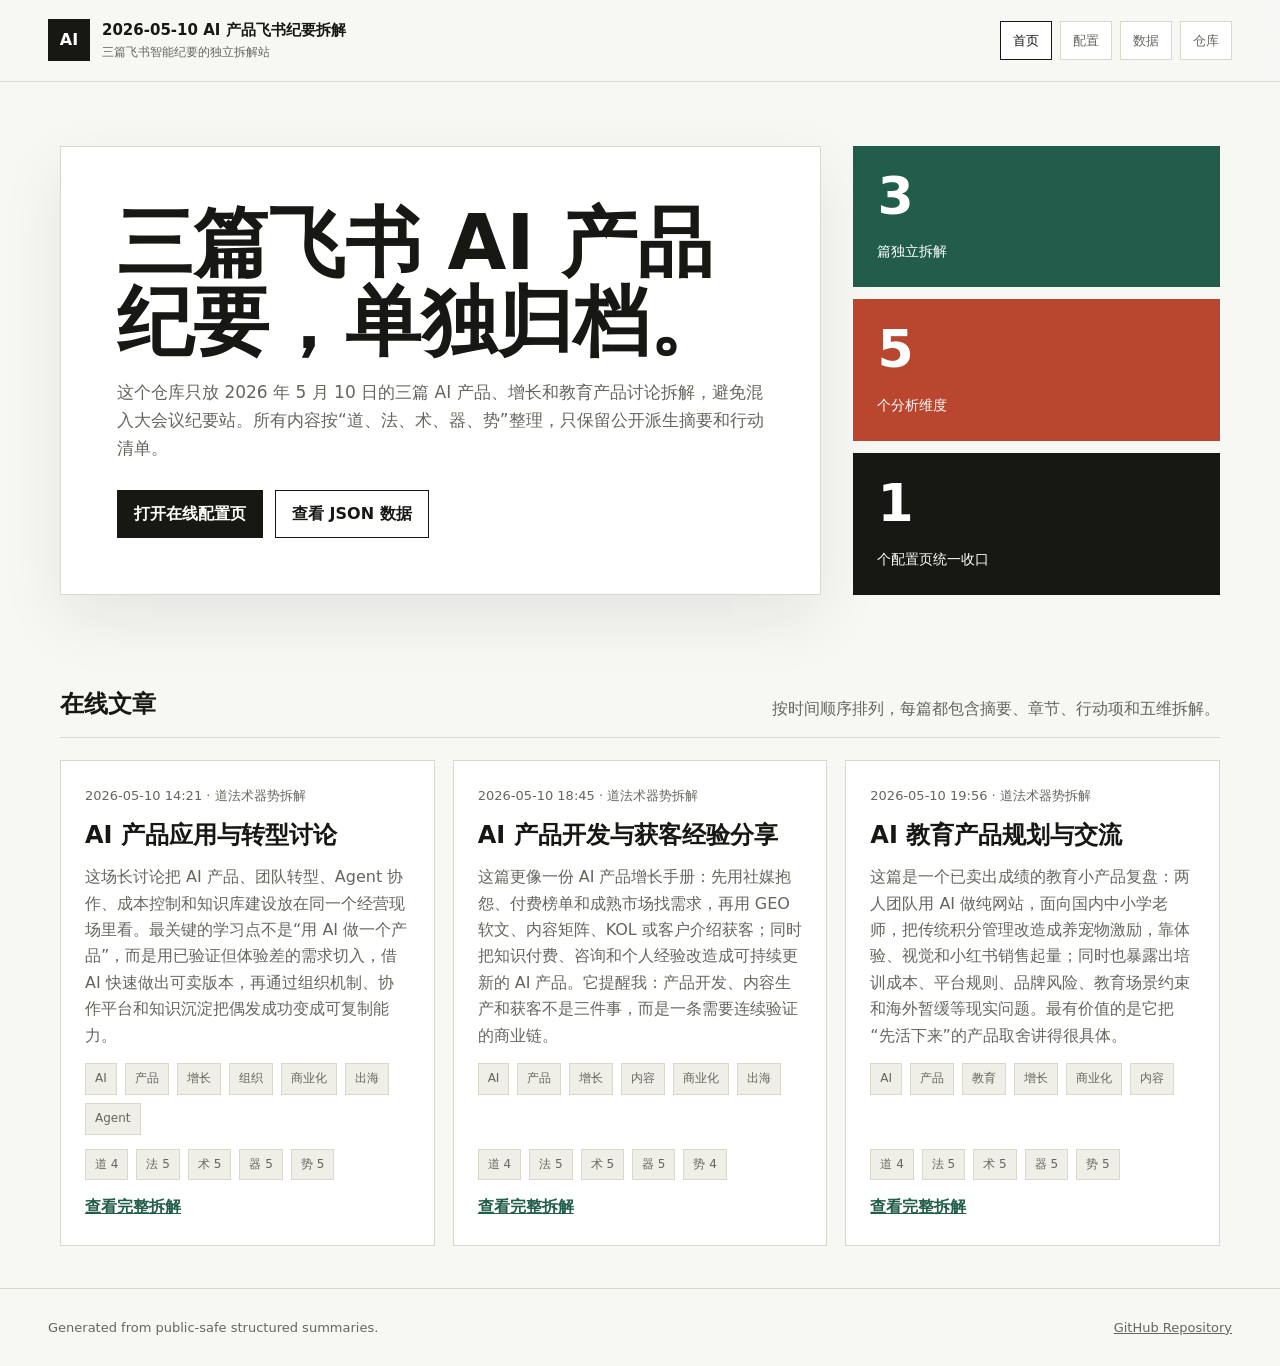
<file: index.html>
<!doctype html>
<html lang="zh-CN">
<head>
  <meta charset="utf-8">
  <meta name="viewport" content="width=device-width, initial-scale=1">
  <title>2026-05-10 AI 产品飞书纪要拆解 | 首页</title>
  <meta name="description" content="三篇 2026-05-10 飞书 AI 产品纪要的独立 GitHub Pages 拆解站。">
  <link rel="stylesheet" href="assets/site.css">
</head>
<body>
  <header class="site-header">
    <a class="brand" href="index.html" aria-label="返回首页">
      <span class="brand-mark">AI</span>
      <span>
        <strong>2026-05-10 AI 产品飞书纪要拆解</strong>
        <small>三篇飞书智能纪要的独立拆解站</small>
      </span>
    </a>
    <nav class="nav">
      <a class="active" href="index.html">首页</a><a class="" href="config/">配置</a><a class="" href="data/articles.json">数据</a><a class="" href="https://github.com/siuserxiaowei/ai-product-feishu-breakdowns-20260510">仓库</a>
    </nav>
  </header>
  <main>
    <section class="hero">
      <div class="hero-copy">
        <h1>三篇飞书 AI 产品纪要，单独归档。</h1>
        <p>这个仓库只放 2026 年 5 月 10 日的三篇 AI 产品、增长和教育产品讨论拆解，避免混入大会议纪要站。所有内容按“道、法、术、器、势”整理，只保留公开派生摘要和行动清单。</p>
        <div class="hero-actions">
          <a class="button primary" href="config/">打开在线配置页</a>
          <a class="button" href="data/articles.json">查看 JSON 数据</a>
        </div>
      </div>
      <div class="hero-panel">
        <div>
          <span class="metric">3</span>
          <span class="metric-label">篇独立拆解</span>
        </div>
        <div>
          <span class="metric">5</span>
          <span class="metric-label">个分析维度</span>
        </div>
        <div>
          <span class="metric">1</span>
          <span class="metric-label">个配置页统一收口</span>
        </div>
      </div>
    </section>

    <section class="section">
      <div class="section-heading">
        <h2>在线文章</h2>
        <p>按时间顺序排列，每篇都包含摘要、章节、行动项和五维拆解。</p>
      </div>
      <div class="article-grid">
        <article class="article-card">
    <div class="card-meta">2026-05-10 14:21 · 道法术器势拆解</div>
    <h2><a href="articles/20260510-1421-ai-product-transformation/">AI 产品应用与转型讨论</a></h2>
    <p>这场长讨论把 AI 产品、团队转型、Agent 协作、成本控制和知识库建设放在同一个经营现场里看。最关键的学习点不是“用 AI 做一个产品”，而是用已验证但体验差的需求切入，借 AI 快速做出可卖版本，再通过组织机制、协作平台和知识沉淀把偶发成功变成可复制能力。</p>
    <div class="tags"><span>AI</span><span>产品</span><span>增长</span><span>组织</span><span>商业化</span><span>出海</span><span>Agent</span></div>
    <div class="dimension-strip"><span>道 4</span><span>法 5</span><span>术 5</span><span>器 5</span><span>势 5</span></div>
    <a class="text-link" href="articles/20260510-1421-ai-product-transformation/">查看完整拆解</a>
  </article><article class="article-card">
    <div class="card-meta">2026-05-10 18:45 · 道法术器势拆解</div>
    <h2><a href="articles/20260510-1845-ai-product-growth-playbook/">AI 产品开发与获客经验分享</a></h2>
    <p>这篇更像一份 AI 产品增长手册：先用社媒抱怨、付费榜单和成熟市场找需求，再用 GEO 软文、内容矩阵、KOL 或客户介绍获客；同时把知识付费、咨询和个人经验改造成可持续更新的 AI 产品。它提醒我：产品开发、内容生产和获客不是三件事，而是一条需要连续验证的商业链。</p>
    <div class="tags"><span>AI</span><span>产品</span><span>增长</span><span>内容</span><span>商业化</span><span>出海</span></div>
    <div class="dimension-strip"><span>道 4</span><span>法 5</span><span>术 5</span><span>器 5</span><span>势 4</span></div>
    <a class="text-link" href="articles/20260510-1845-ai-product-growth-playbook/">查看完整拆解</a>
  </article><article class="article-card">
    <div class="card-meta">2026-05-10 19:56 · 道法术器势拆解</div>
    <h2><a href="articles/20260510-1956-ai-education-product-plan/">AI 教育产品规划与交流</a></h2>
    <p>这篇是一个已卖出成绩的教育小产品复盘：两人团队用 AI 做纯网站，面向国内中小学老师，把传统积分管理改造成养宠物激励，靠体验、视觉和小红书销售起量；同时也暴露出培训成本、平台规则、品牌风险、教育场景约束和海外暂缓等现实问题。最有价值的是它把“先活下来”的产品取舍讲得很具体。</p>
    <div class="tags"><span>AI</span><span>产品</span><span>教育</span><span>增长</span><span>商业化</span><span>内容</span></div>
    <div class="dimension-strip"><span>道 4</span><span>法 5</span><span>术 5</span><span>器 5</span><span>势 5</span></div>
    <a class="text-link" href="articles/20260510-1956-ai-education-product-plan/">查看完整拆解</a>
  </article>
      </div>
    </section>
  </main>
  <footer class="site-footer">
    <span>Generated from public-safe structured summaries.</span>
    <a href="https://github.com/siuserxiaowei/ai-product-feishu-breakdowns-20260510">GitHub Repository</a>
  </footer>
</body>
</html>
</file>
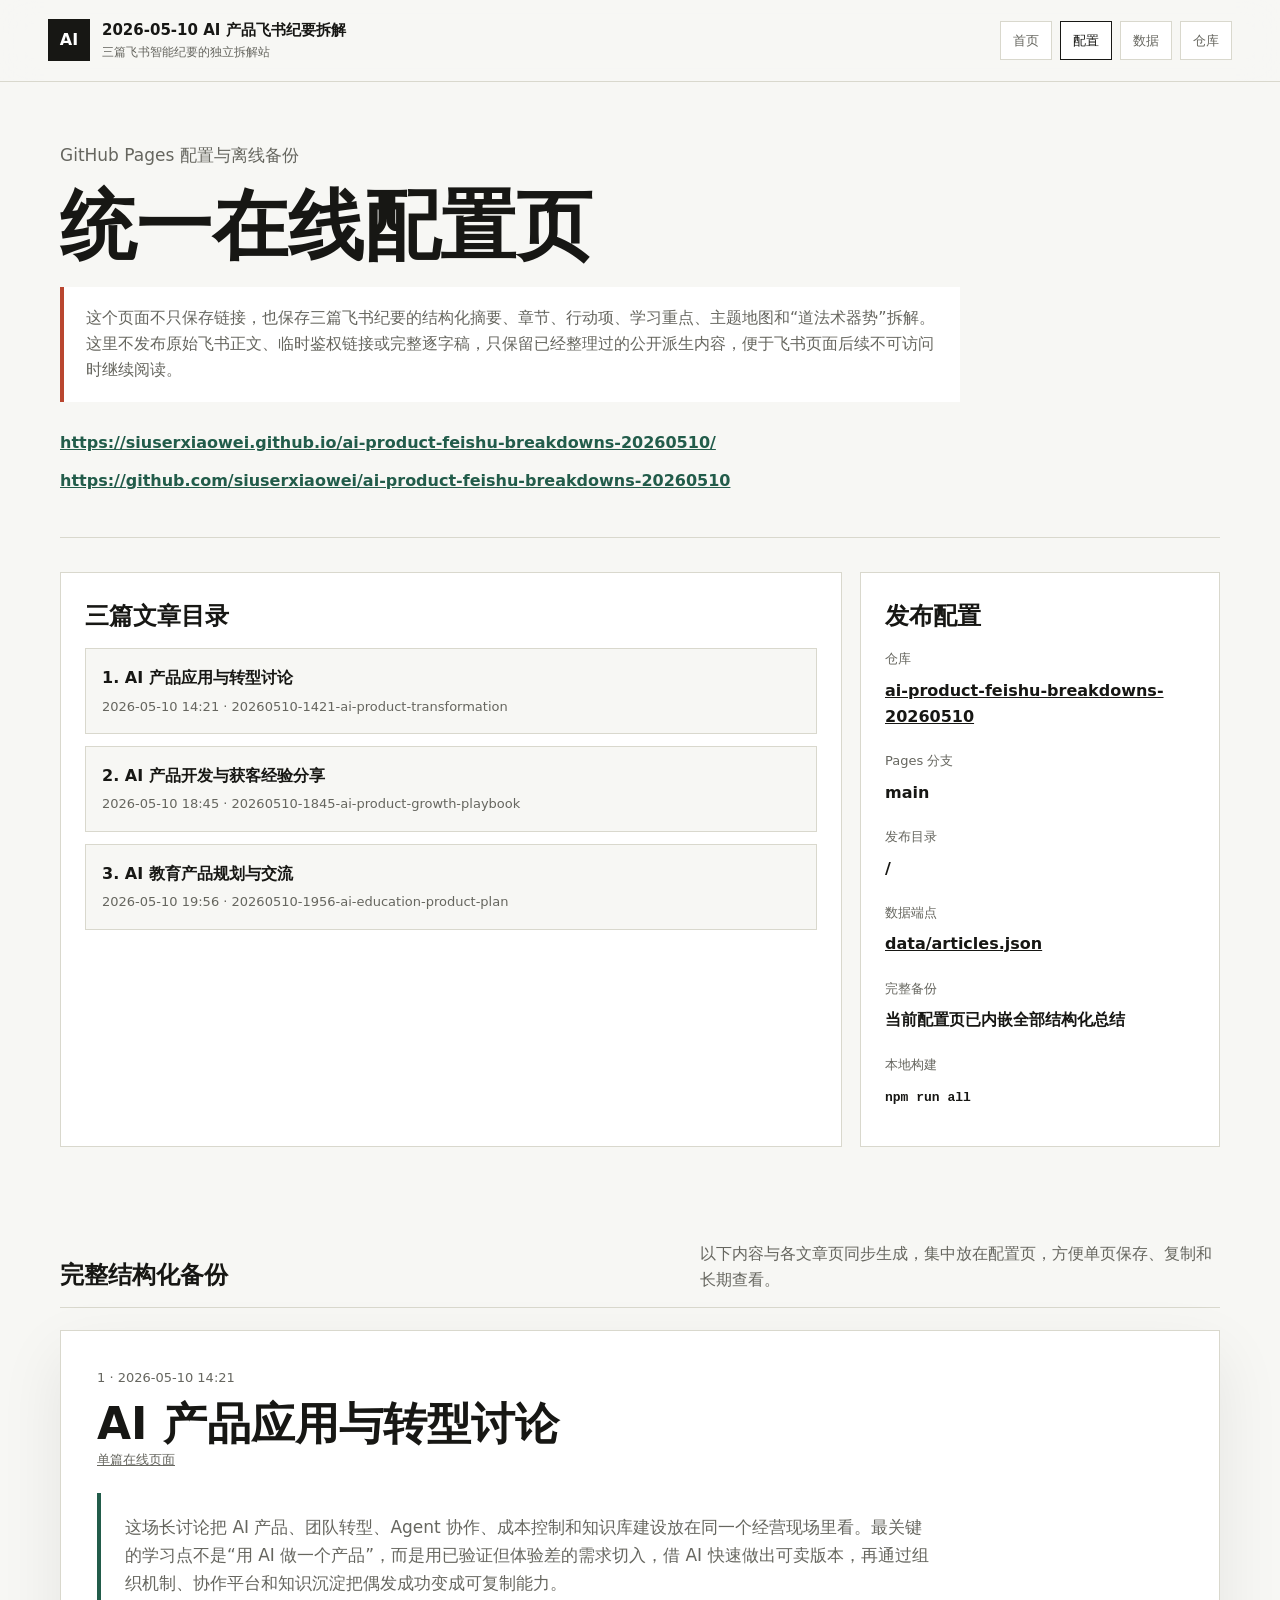
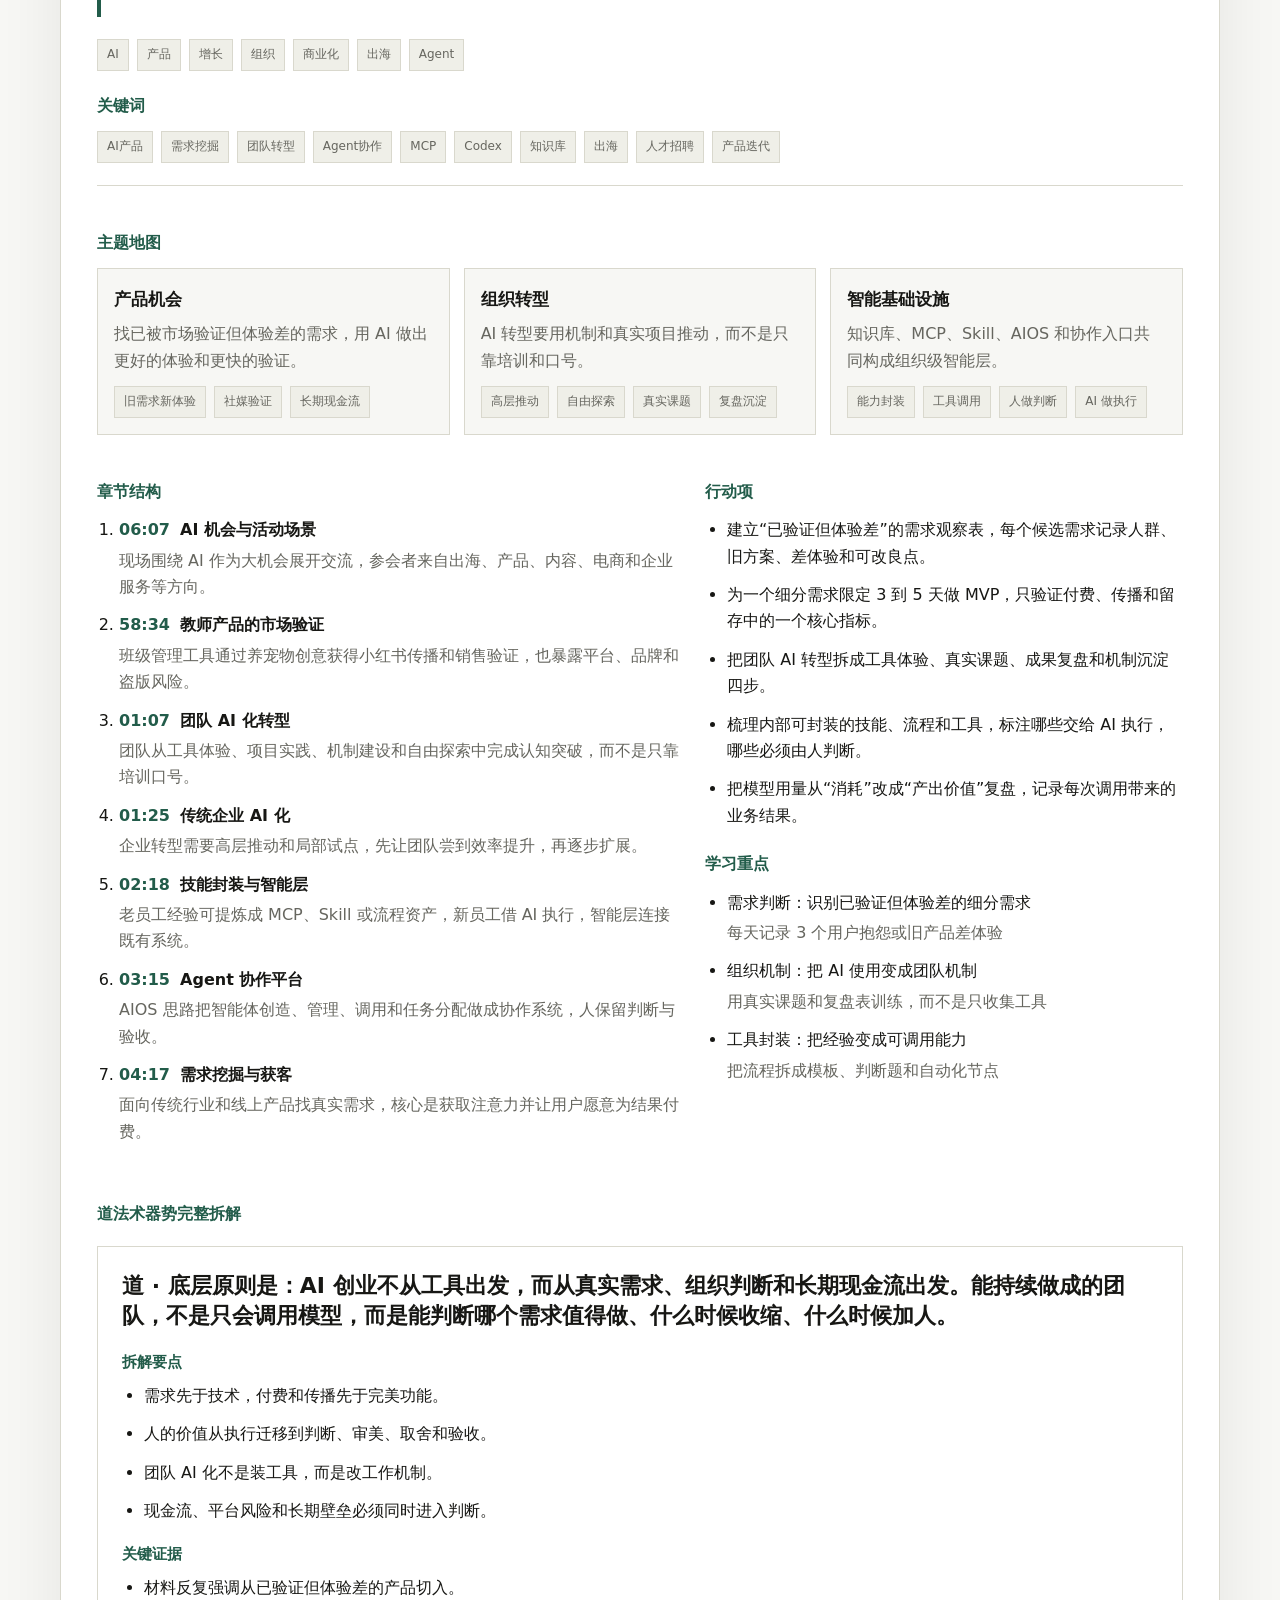
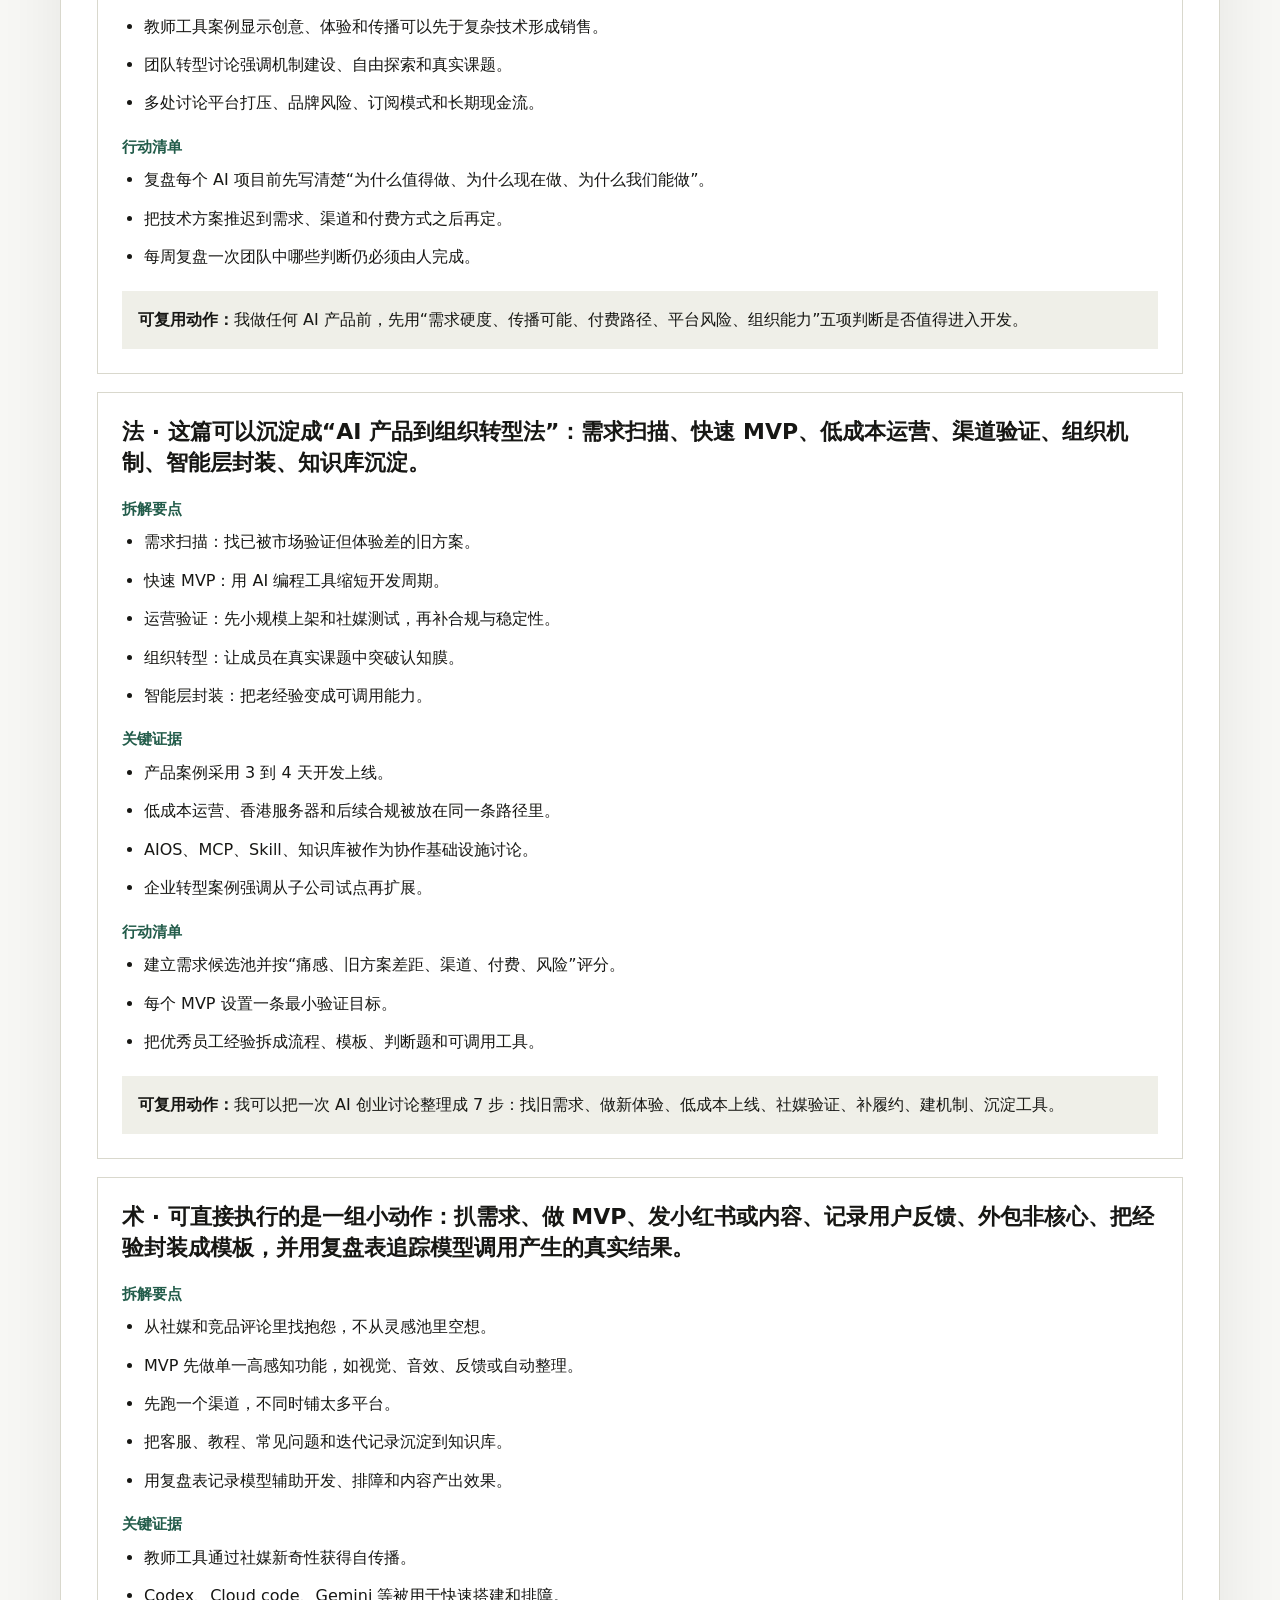
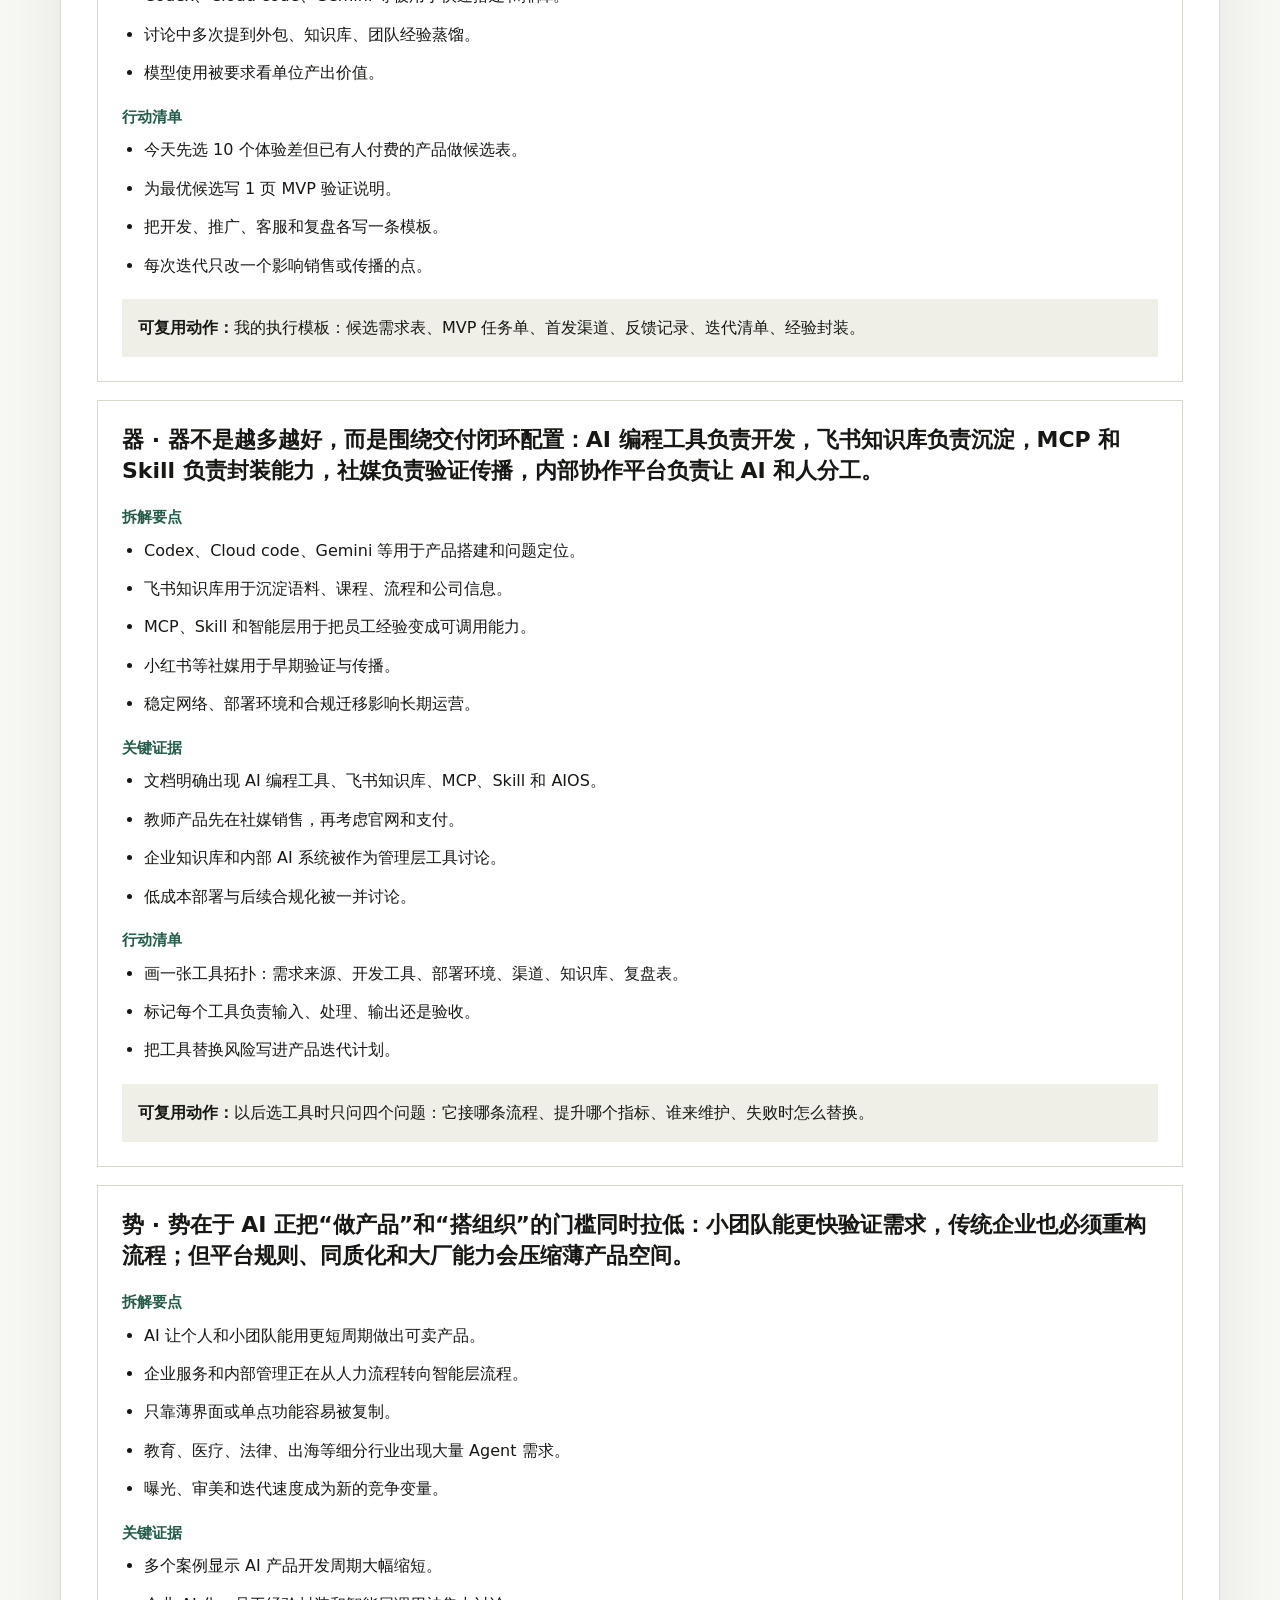
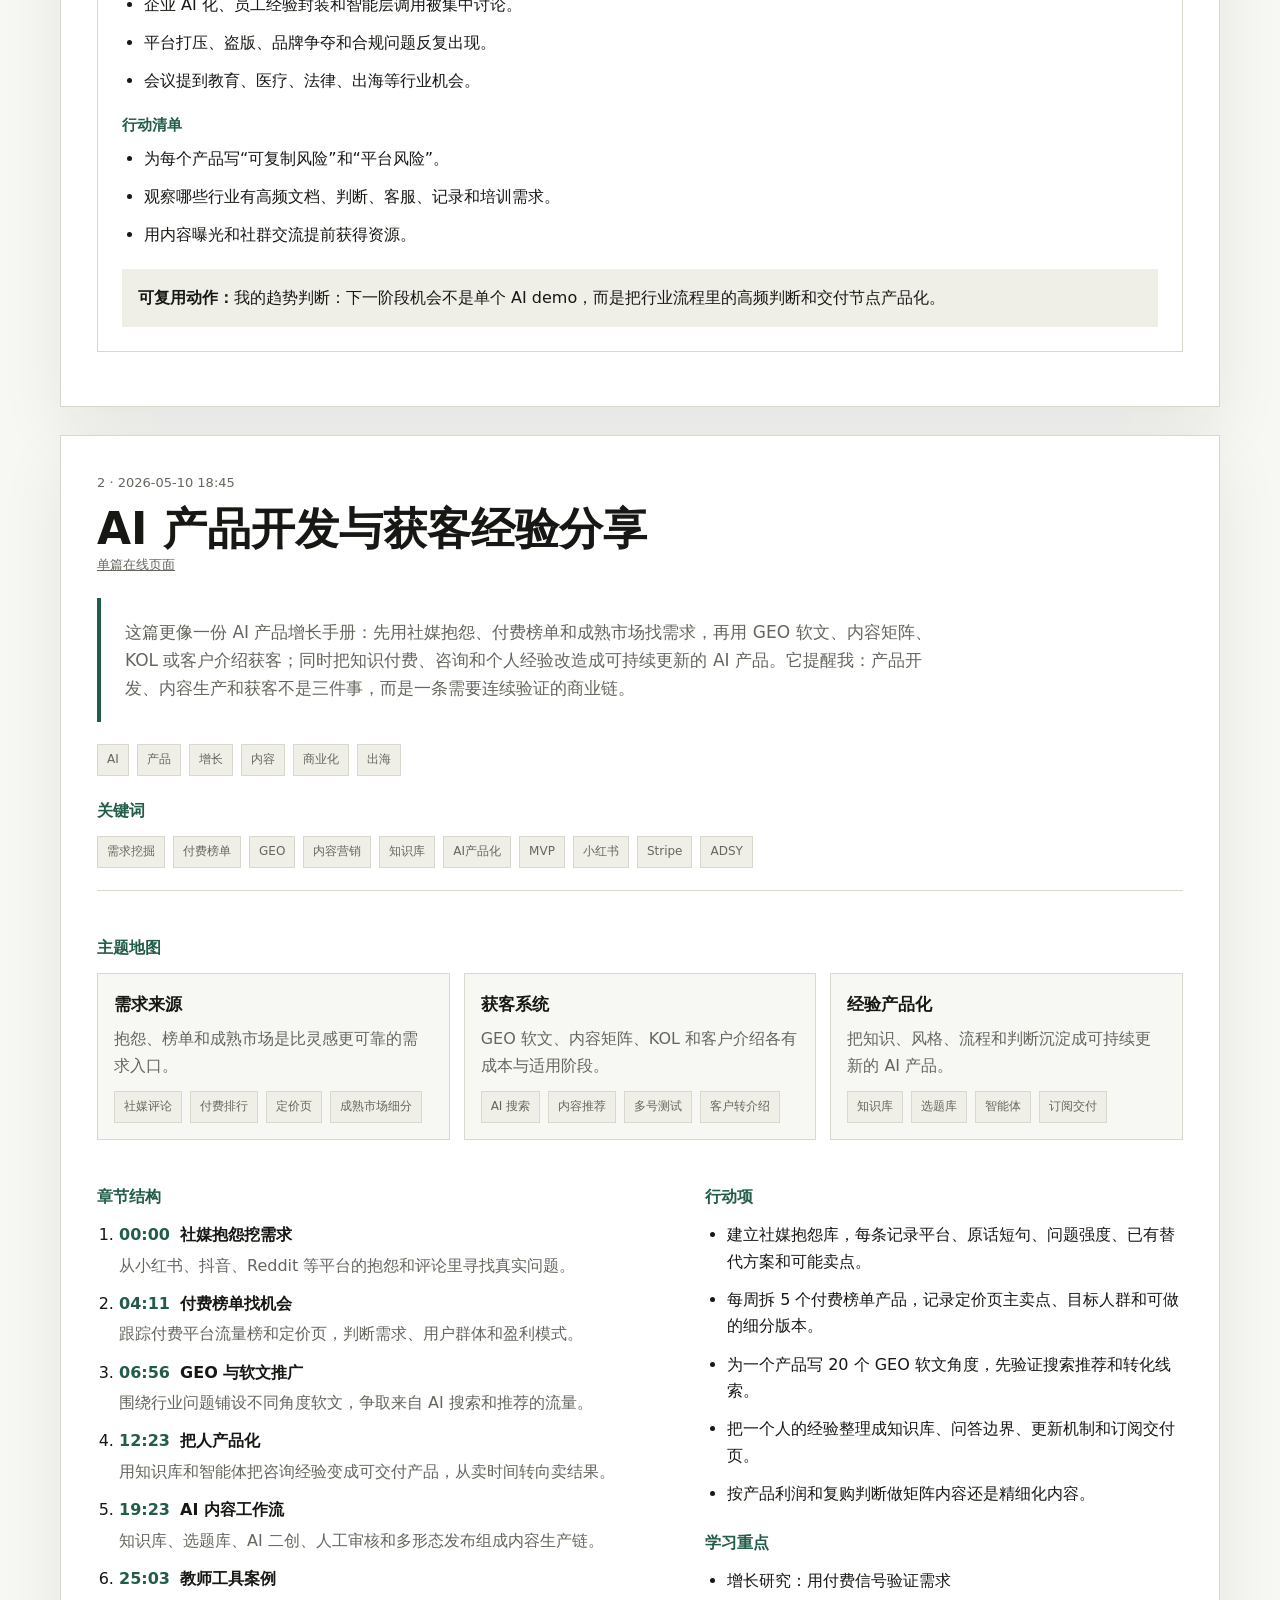
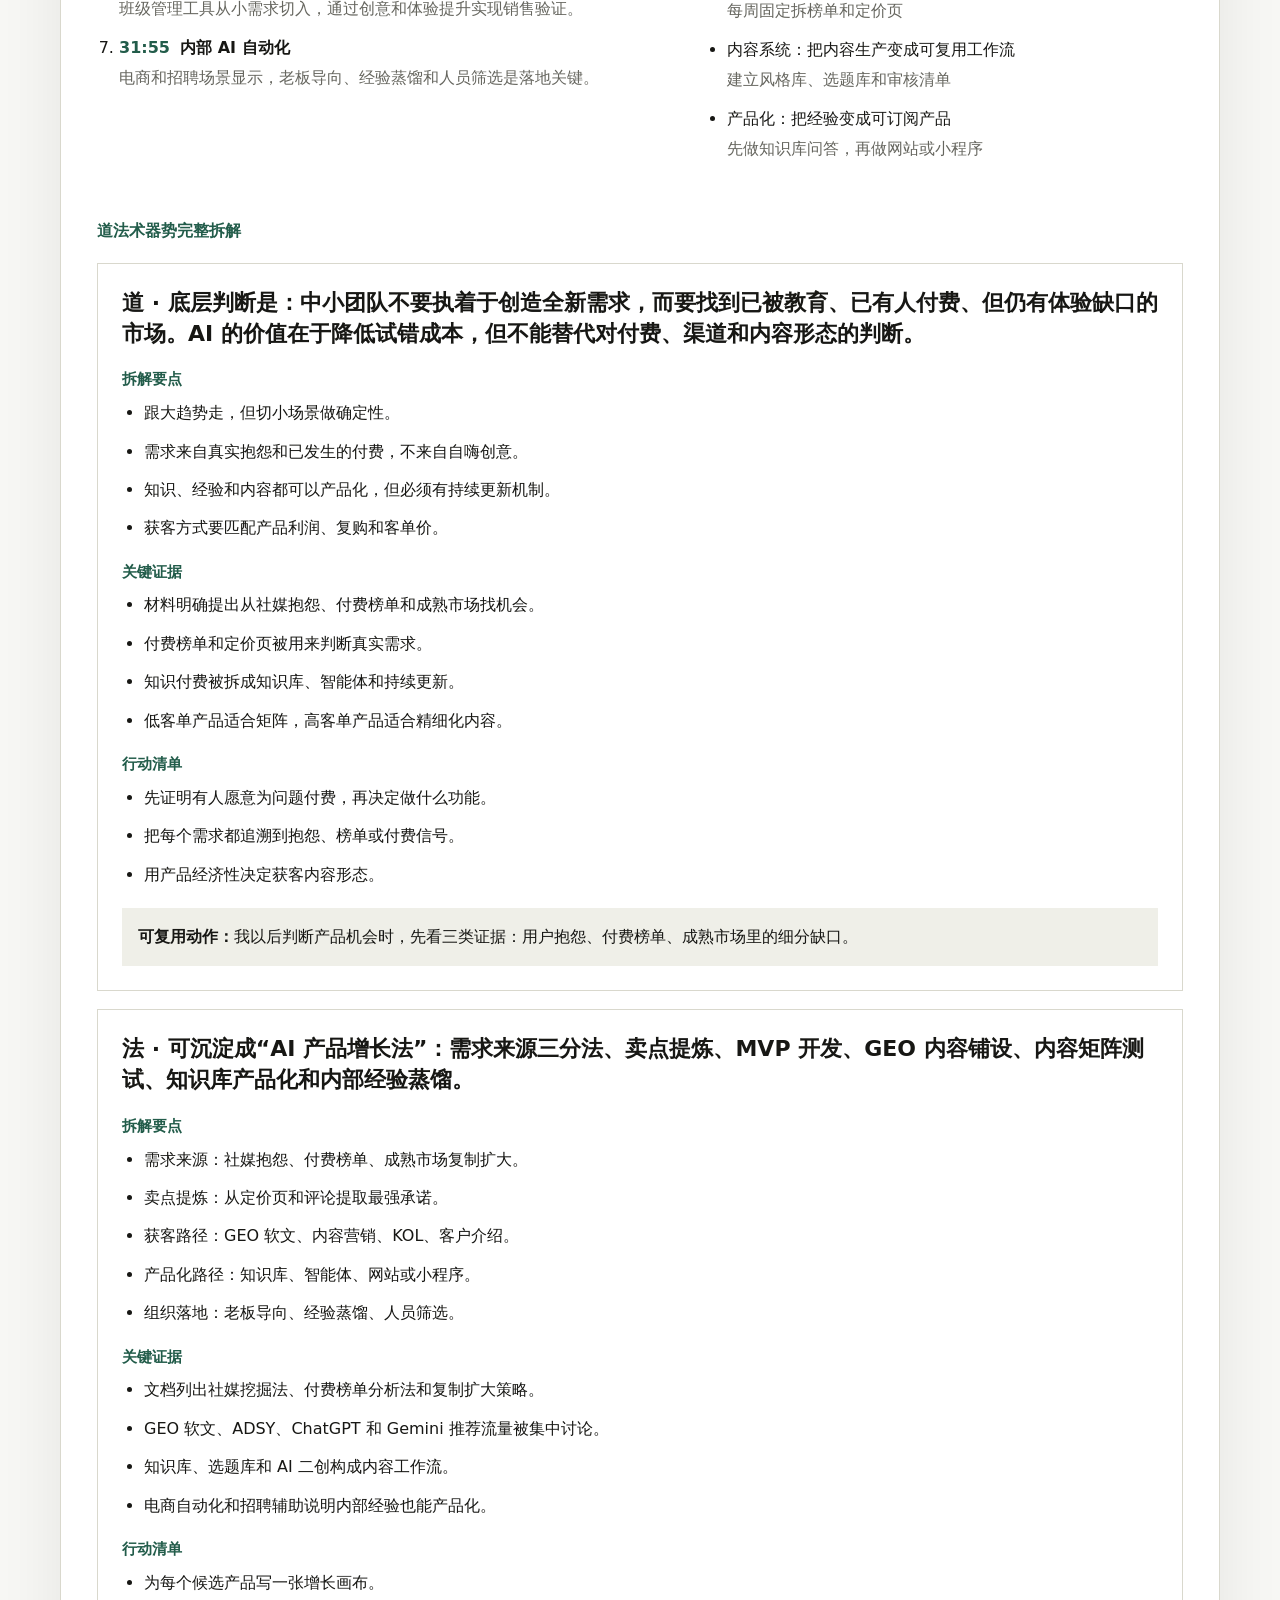
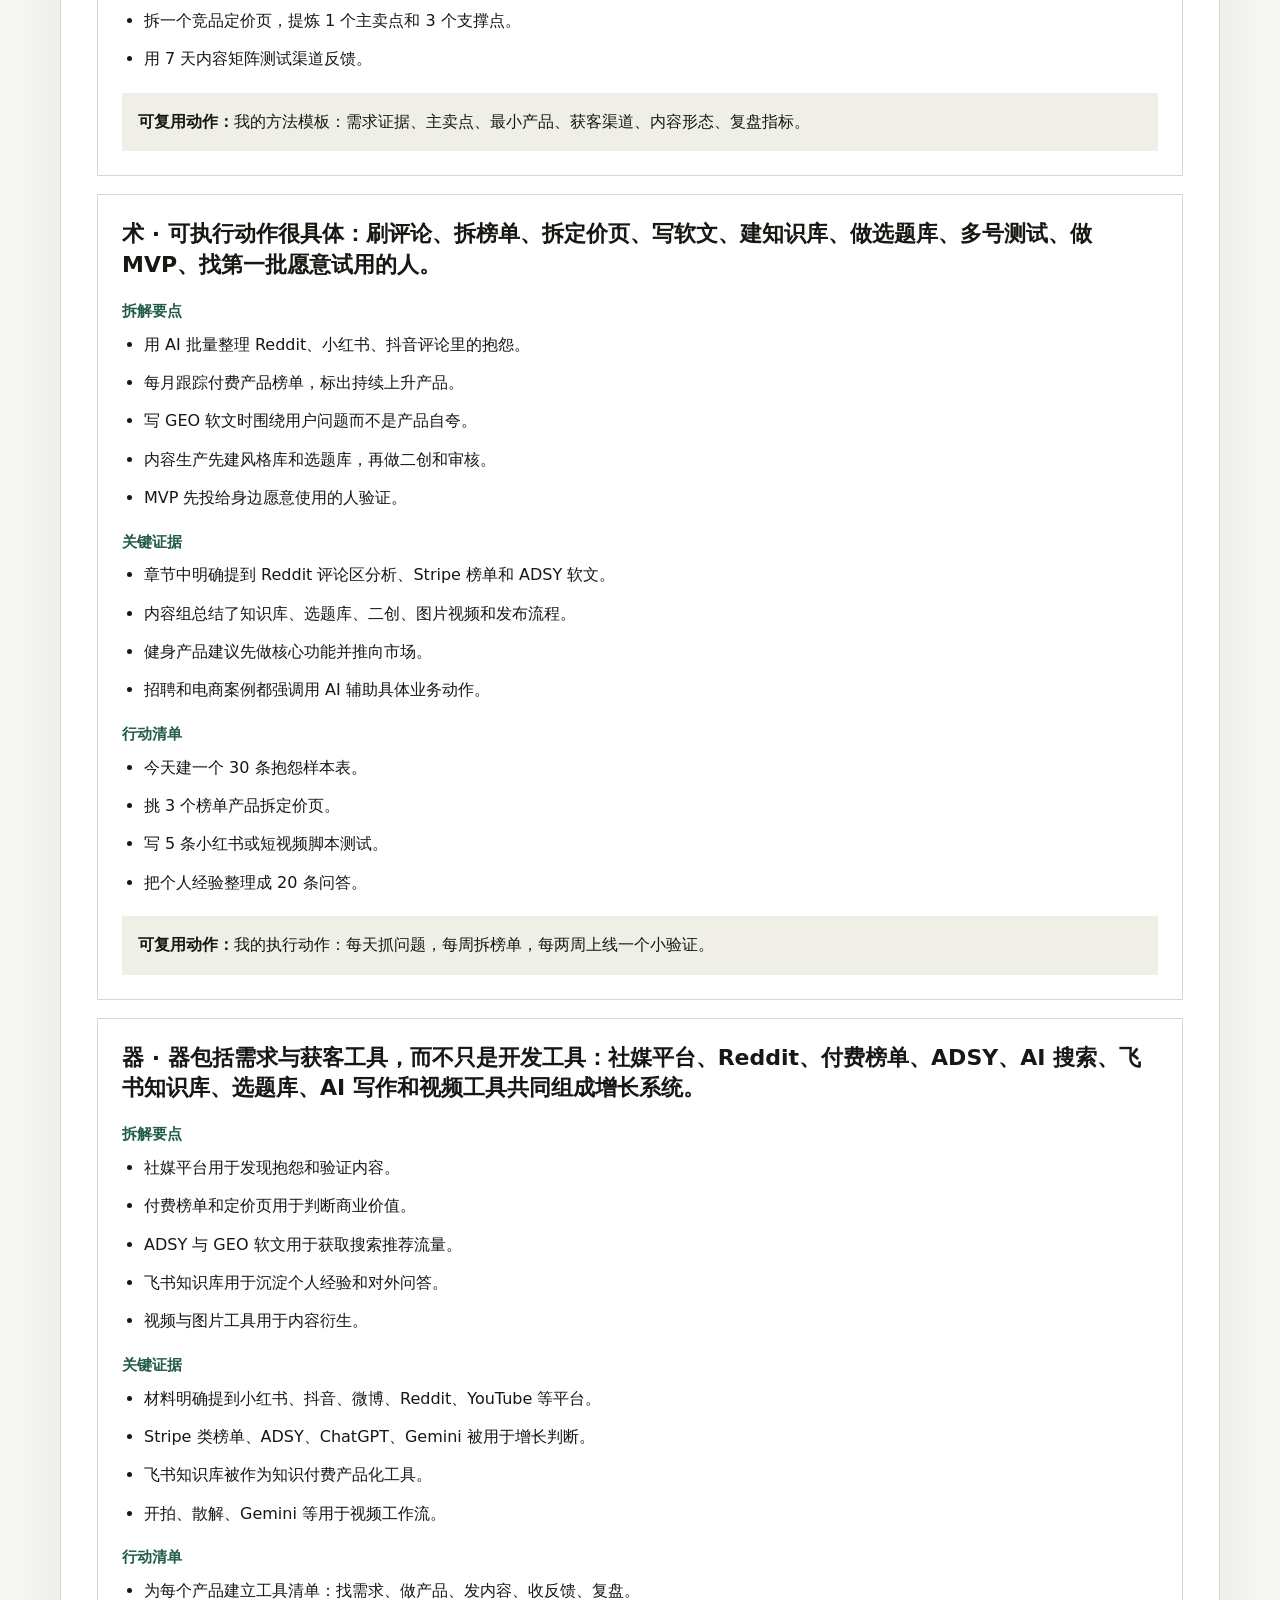
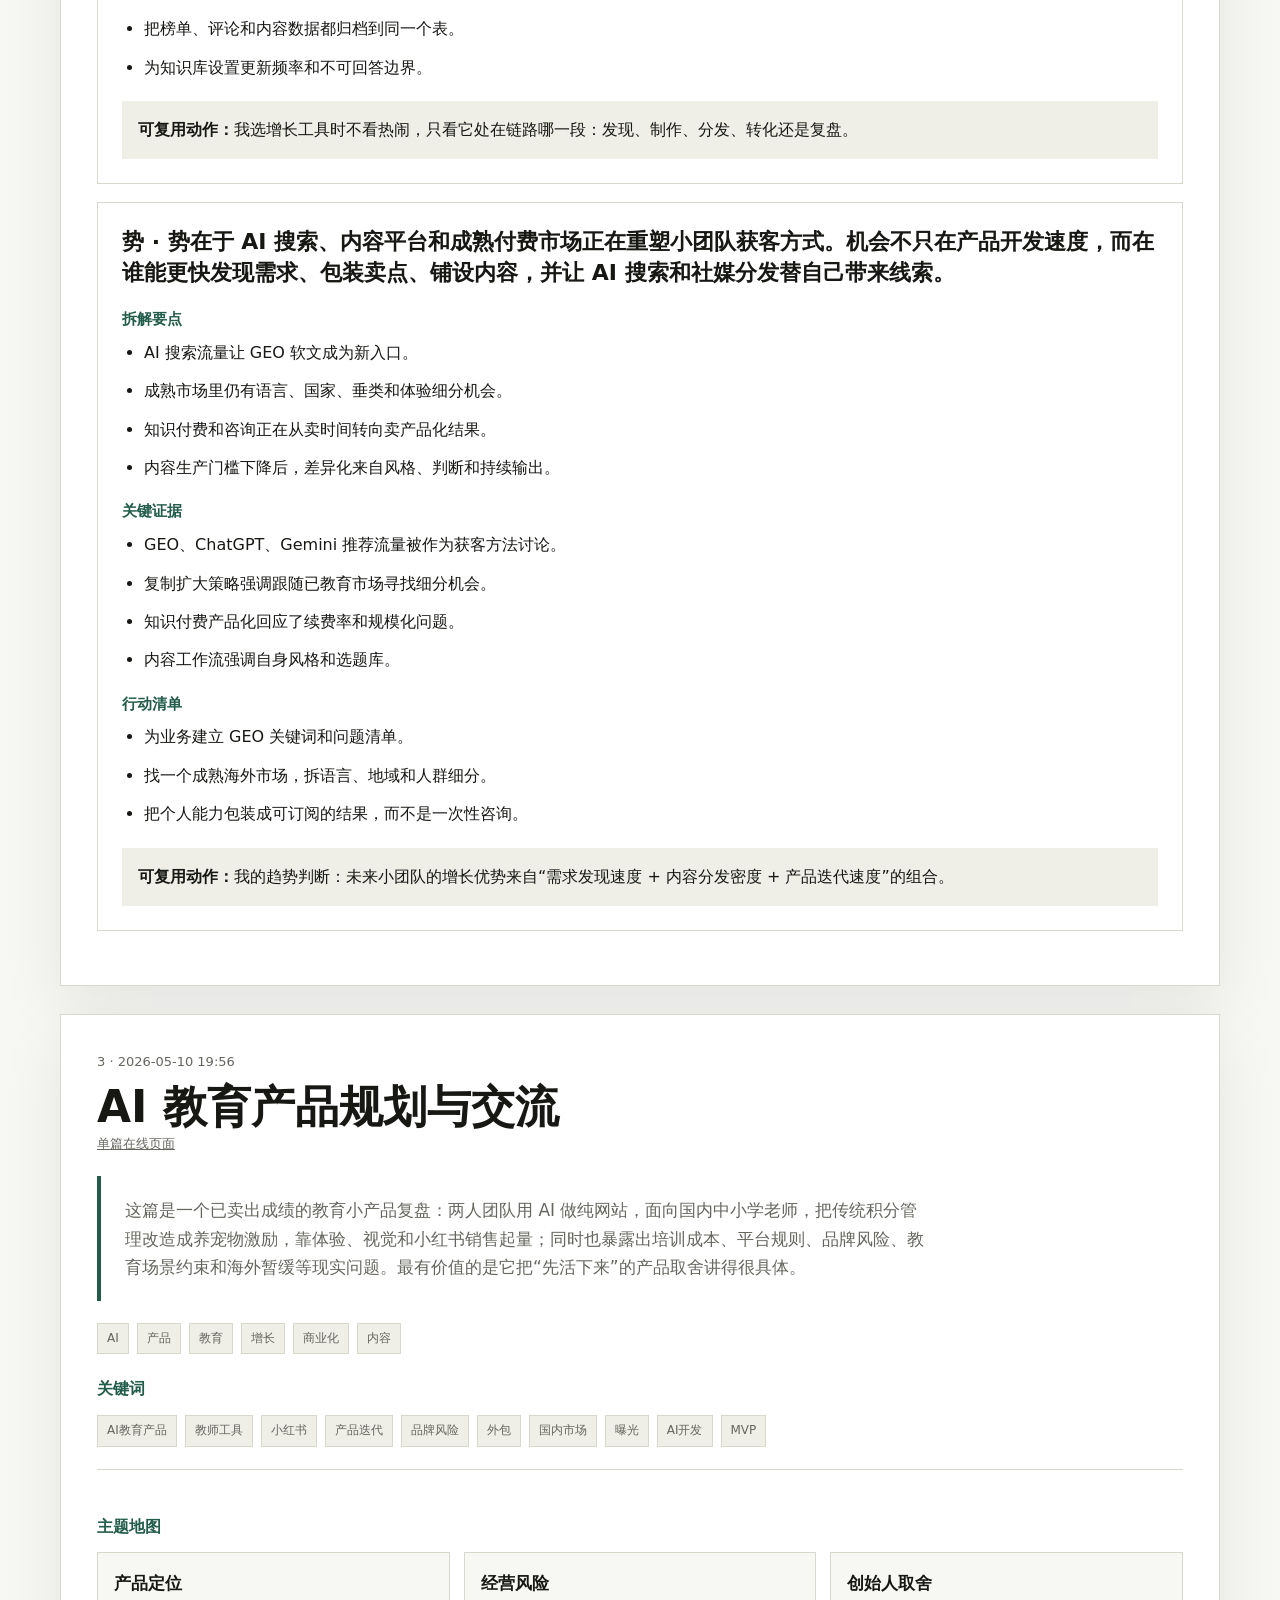
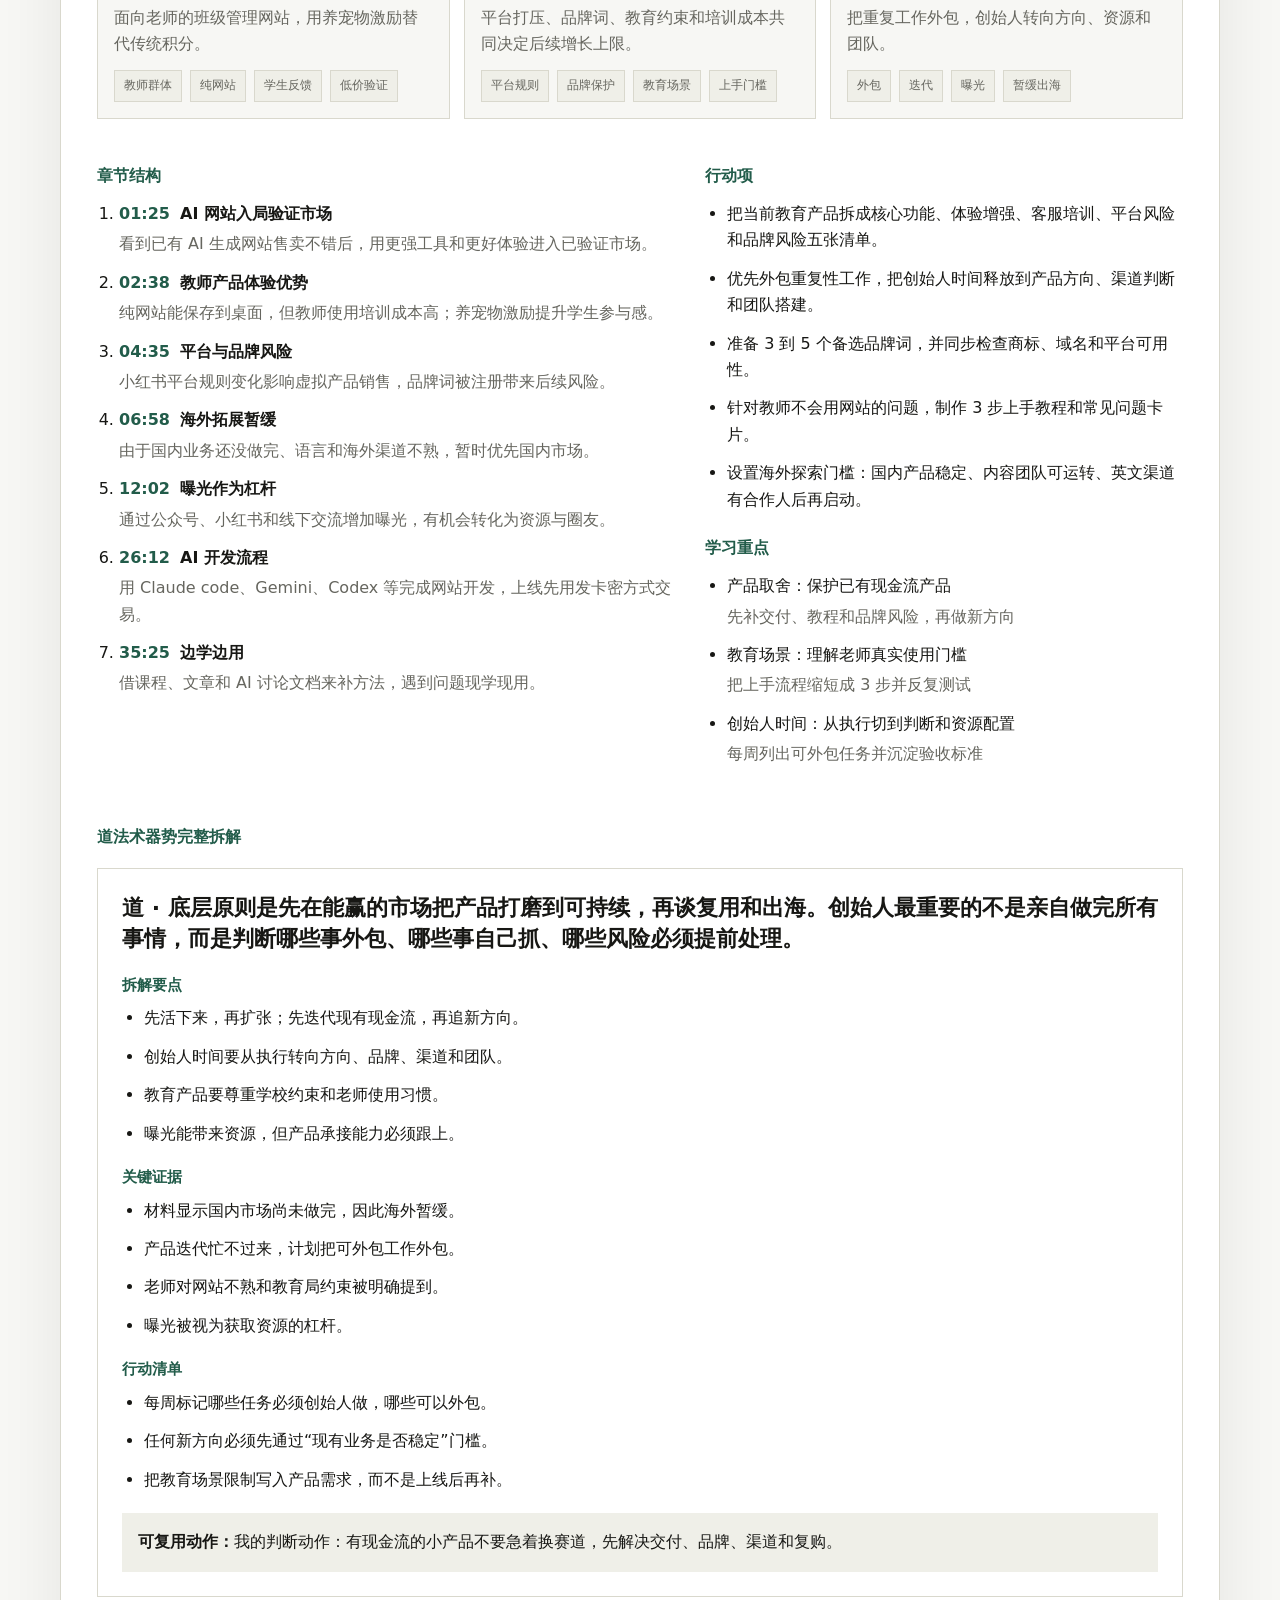
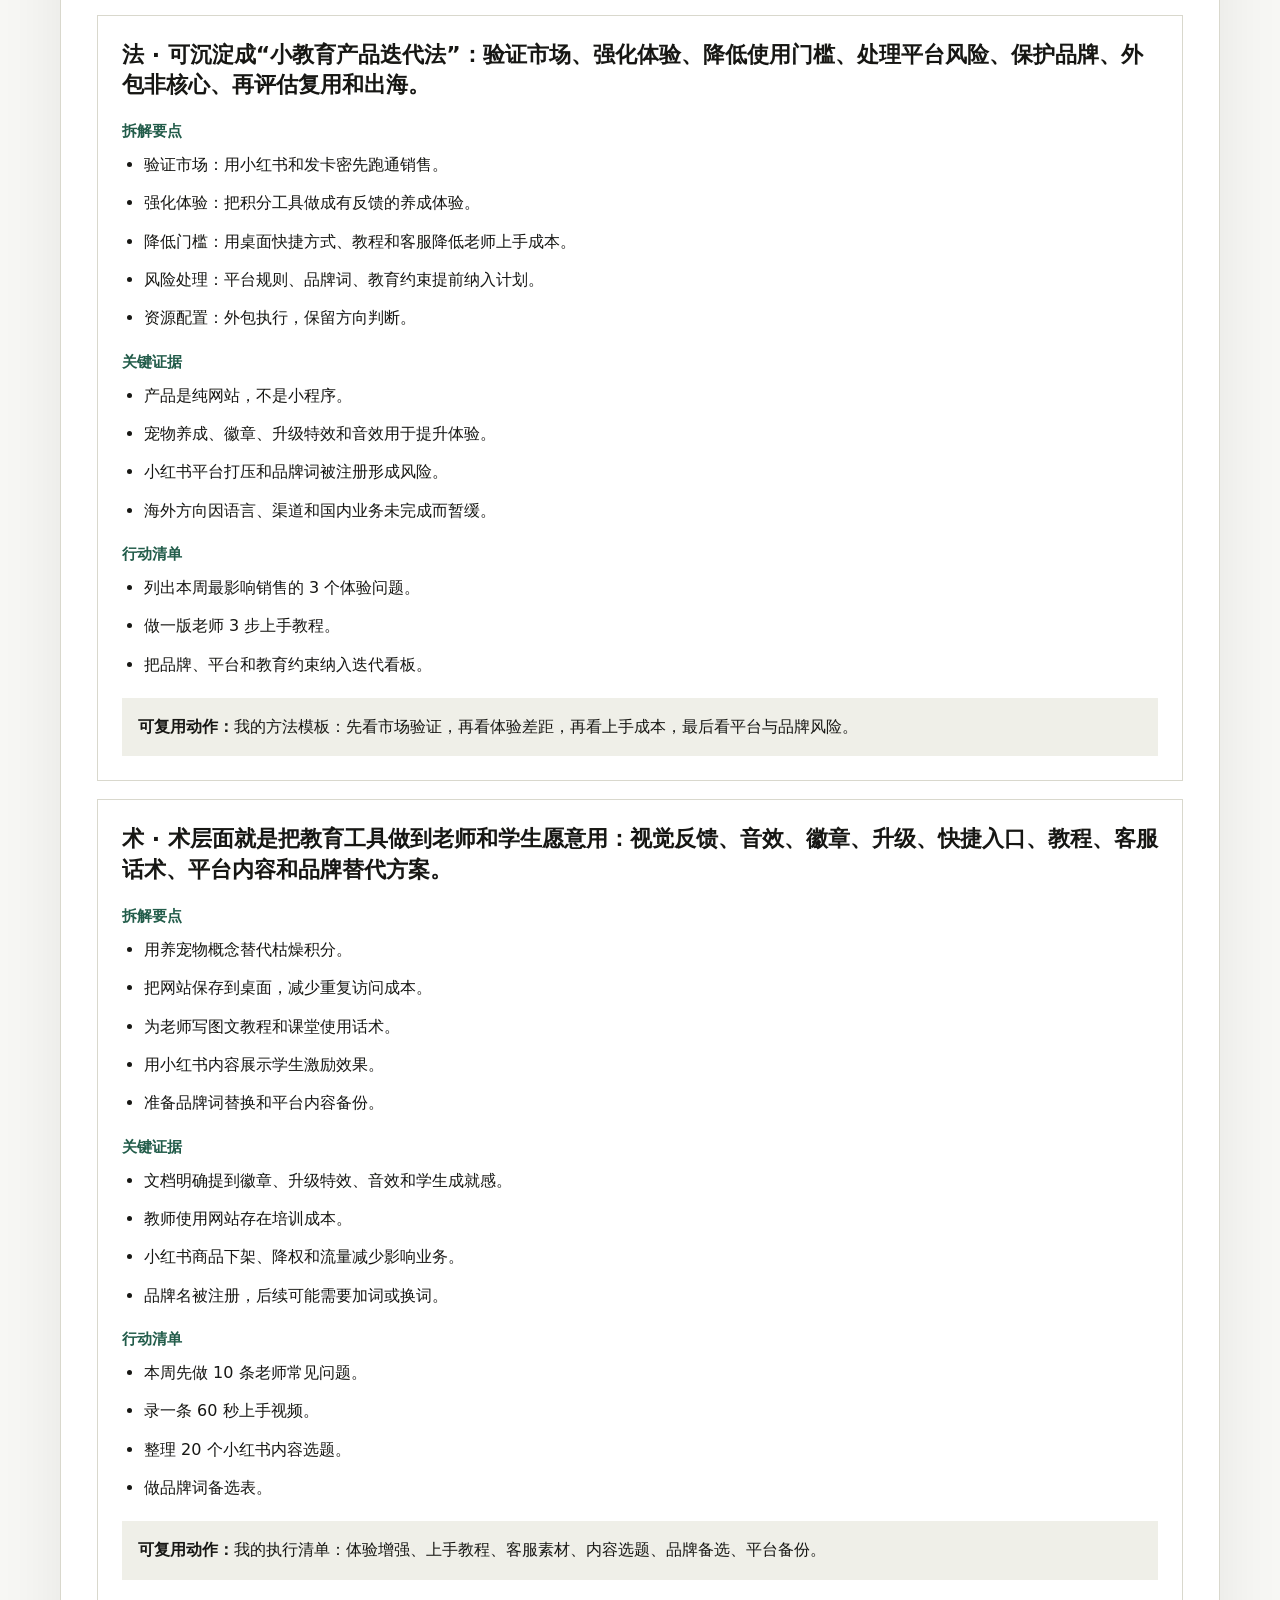
<file: config/index.html>
<!doctype html>
<html lang="zh-CN">
<head>
  <meta charset="utf-8">
  <meta name="viewport" content="width=device-width, initial-scale=1">
  <title>2026-05-10 AI 产品飞书纪要拆解 | 在线配置</title>
  <meta name="description" content="统一收口三篇飞书 AI 产品纪要拆解的 GitHub Pages 配置页。">
  <link rel="stylesheet" href="../assets/site.css">
</head>
<body>
  <header class="site-header">
    <a class="brand" href="../index.html" aria-label="返回首页">
      <span class="brand-mark">AI</span>
      <span>
        <strong>2026-05-10 AI 产品飞书纪要拆解</strong>
        <small>三篇飞书智能纪要的独立拆解站</small>
      </span>
    </a>
    <nav class="nav">
      <a class="" href="../index.html">首页</a><a class="active" href="../config/">配置</a><a class="" href="../data/articles.json">数据</a><a class="" href="https://github.com/siuserxiaowei/ai-product-feishu-breakdowns-20260510">仓库</a>
    </nav>
  </header>
  <main>
    <section class="page-title">
      <p>GitHub Pages 配置与离线备份</p>
      <h1>统一在线配置页</h1>
      <div class="backup-notice">
        这个页面不只保存链接，也保存三篇飞书纪要的结构化摘要、章节、行动项、学习重点、主题地图和“道法术器势”拆解。这里不发布原始飞书正文、临时鉴权链接或完整逐字稿，只保留已经整理过的公开派生内容，便于飞书页面后续不可访问时继续阅读。
      </div>
      <div class="config-links">
        <a href="https://siuserxiaowei.github.io/ai-product-feishu-breakdowns-20260510/">https://siuserxiaowei.github.io/ai-product-feishu-breakdowns-20260510/</a>
        <a href="https://github.com/siuserxiaowei/ai-product-feishu-breakdowns-20260510">https://github.com/siuserxiaowei/ai-product-feishu-breakdowns-20260510</a>
      </div>
    </section>

    <section class="config-layout">
      <div class="config-main">
        <h2>三篇文章目录</h2>
        <div class="link-list">
          <a class="link-row" href="#20260510-1421-ai-product-transformation">
            <strong>1. AI 产品应用与转型讨论</strong>
            <span>2026-05-10 14:21 · 20260510-1421-ai-product-transformation</span>
          </a><a class="link-row" href="#20260510-1845-ai-product-growth-playbook">
            <strong>2. AI 产品开发与获客经验分享</strong>
            <span>2026-05-10 18:45 · 20260510-1845-ai-product-growth-playbook</span>
          </a><a class="link-row" href="#20260510-1956-ai-education-product-plan">
            <strong>3. AI 教育产品规划与交流</strong>
            <span>2026-05-10 19:56 · 20260510-1956-ai-education-product-plan</span>
          </a>
        </div>
      </div>
      <aside class="config-side">
        <h2>发布配置</h2>
        <dl>
          <dt>仓库</dt>
          <dd><a href="https://github.com/siuserxiaowei/ai-product-feishu-breakdowns-20260510">ai-product-feishu-breakdowns-20260510</a></dd>
          <dt>Pages 分支</dt>
          <dd>main</dd>
          <dt>发布目录</dt>
          <dd>/</dd>
          <dt>数据端点</dt>
          <dd><a href="https://siuserxiaowei.github.io/ai-product-feishu-breakdowns-20260510/data/articles.json">data/articles.json</a></dd>
          <dt>完整备份</dt>
          <dd>当前配置页已内嵌全部结构化总结</dd>
          <dt>本地构建</dt>
          <dd><code>npm run all</code></dd>
        </dl>
      </aside>
    </section>

    <section class="section">
      <div class="section-heading">
        <h2>完整结构化备份</h2>
        <p>以下内容与各文章页同步生成，集中放在配置页，方便单页保存、复制和长期查看。</p>
      </div>
      <div class="backup-stack">
        <article class="config-article" id="20260510-1421-ai-product-transformation">
    <header class="config-article-header">
      <p>1 · 2026-05-10 14:21</p>
      <h2>AI 产品应用与转型讨论</h2>
      <p class="config-article-link"><a href="https://siuserxiaowei.github.io/ai-product-feishu-breakdowns-20260510/articles/20260510-1421-ai-product-transformation/">单篇在线页面</a></p>
      <div class="article-summary">这场长讨论把 AI 产品、团队转型、Agent 协作、成本控制和知识库建设放在同一个经营现场里看。最关键的学习点不是“用 AI 做一个产品”，而是用已验证但体验差的需求切入，借 AI 快速做出可卖版本，再通过组织机制、协作平台和知识沉淀把偶发成功变成可复制能力。</div>
      <div class="tags"><span>AI</span><span>产品</span><span>增长</span><span>组织</span><span>商业化</span><span>出海</span><span>Agent</span></div>
      <h3>关键词</h3><div class="tags"><span>AI产品</span><span>需求挖掘</span><span>团队转型</span><span>Agent协作</span><span>MCP</span><span>Codex</span><span>知识库</span><span>出海</span><span>人才招聘</span><span>产品迭代</span></div>
    </header>

    <section class="config-section">
      <h3>主题地图</h3>
      <div class="topic-map">
    <section>
      <h4>产品机会</h4>
      <p>找已被市场验证但体验差的需求，用 AI 做出更好的体验和更快的验证。</p>
      <div class="tags"><span>旧需求新体验</span><span>社媒验证</span><span>长期现金流</span></div>
    </section><section>
      <h4>组织转型</h4>
      <p>AI 转型要用机制和真实项目推动，而不是只靠培训和口号。</p>
      <div class="tags"><span>高层推动</span><span>自由探索</span><span>真实课题</span><span>复盘沉淀</span></div>
    </section><section>
      <h4>智能基础设施</h4>
      <p>知识库、MCP、Skill、AIOS 和协作入口共同构成组织级智能层。</p>
      <div class="tags"><span>能力封装</span><span>工具调用</span><span>人做判断</span><span>AI 做执行</span></div>
    </section>
  </div>
    </section>

    <section class="config-article-grid">
      <div>
        <h3>章节结构</h3>
        <ol class="timeline">
          <li>
            <span>06:07</span>
            <strong>AI 机会与活动场景</strong>
            <p>现场围绕 AI 作为大机会展开交流，参会者来自出海、产品、内容、电商和企业服务等方向。</p>
          </li><li>
            <span>58:34</span>
            <strong>教师产品的市场验证</strong>
            <p>班级管理工具通过养宠物创意获得小红书传播和销售验证，也暴露平台、品牌和盗版风险。</p>
          </li><li>
            <span>01:07</span>
            <strong>团队 AI 化转型</strong>
            <p>团队从工具体验、项目实践、机制建设和自由探索中完成认知突破，而不是只靠培训口号。</p>
          </li><li>
            <span>01:25</span>
            <strong>传统企业 AI 化</strong>
            <p>企业转型需要高层推动和局部试点，先让团队尝到效率提升，再逐步扩展。</p>
          </li><li>
            <span>02:18</span>
            <strong>技能封装与智能层</strong>
            <p>老员工经验可提炼成 MCP、Skill 或流程资产，新员工借 AI 执行，智能层连接既有系统。</p>
          </li><li>
            <span>03:15</span>
            <strong>Agent 协作平台</strong>
            <p>AIOS 思路把智能体创造、管理、调用和任务分配做成协作系统，人保留判断与验收。</p>
          </li><li>
            <span>04:17</span>
            <strong>需求挖掘与获客</strong>
            <p>面向传统行业和线上产品找真实需求，核心是获取注意力并让用户愿意为结果付费。</p>
          </li>
        </ol>
      </div>
      <div>
        <h3>行动项</h3>
        <ul class="action-list"><li>建立“已验证但体验差”的需求观察表，每个候选需求记录人群、旧方案、差体验和可改良点。</li><li>为一个细分需求限定 3 到 5 天做 MVP，只验证付费、传播和留存中的一个核心指标。</li><li>把团队 AI 转型拆成工具体验、真实课题、成果复盘和机制沉淀四步。</li><li>梳理内部可封装的技能、流程和工具，标注哪些交给 AI 执行，哪些必须由人判断。</li><li>把模型用量从“消耗”改成“产出价值”复盘，记录每次调用带来的业务结果。</li></ul>
        <h3>学习重点</h3><ul class="action-list"><li>需求判断：识别已验证但体验差的细分需求<p>每天记录 3 个用户抱怨或旧产品差体验</p></li><li>组织机制：把 AI 使用变成团队机制<p>用真实课题和复盘表训练，而不是只收集工具</p></li><li>工具封装：把经验变成可调用能力<p>把流程拆成模板、判断题和自动化节点</p></li></ul>
      </div>
    </section>

    <section class="config-section">
      <h3>道法术器势完整拆解</h3>
      <section class="dimension-block" id="20260510-1421-ai-product-transformation-dao">
    <h2>道 · 底层原则是：AI 创业不从工具出发，而从真实需求、组织判断和长期现金流出发。能持续做成的团队，不是只会调用模型，而是能判断哪个需求值得做、什么时候收缩、什么时候加人。</h2>
    <h3>拆解要点</h3><ul><li>需求先于技术，付费和传播先于完美功能。</li><li>人的价值从执行迁移到判断、审美、取舍和验收。</li><li>团队 AI 化不是装工具，而是改工作机制。</li><li>现金流、平台风险和长期壁垒必须同时进入判断。</li></ul>
    <h3>关键证据</h3><ul><li>材料反复强调从已验证但体验差的产品切入。</li><li>教师工具案例显示创意、体验和传播可以先于复杂技术形成销售。</li><li>团队转型讨论强调机制建设、自由探索和真实课题。</li><li>多处讨论平台打压、品牌风险、订阅模式和长期现金流。</li></ul>
    <h3>行动清单</h3><ul><li>复盘每个 AI 项目前先写清楚“为什么值得做、为什么现在做、为什么我们能做”。</li><li>把技术方案推迟到需求、渠道和付费方式之后再定。</li><li>每周复盘一次团队中哪些判断仍必须由人完成。</li></ul>
    <p class="reuse"><strong>可复用动作：</strong>我做任何 AI 产品前，先用“需求硬度、传播可能、付费路径、平台风险、组织能力”五项判断是否值得进入开发。</p>
  </section><section class="dimension-block" id="20260510-1421-ai-product-transformation-fa">
    <h2>法 · 这篇可以沉淀成“AI 产品到组织转型法”：需求扫描、快速 MVP、低成本运营、渠道验证、组织机制、智能层封装、知识库沉淀。</h2>
    <h3>拆解要点</h3><ul><li>需求扫描：找已被市场验证但体验差的旧方案。</li><li>快速 MVP：用 AI 编程工具缩短开发周期。</li><li>运营验证：先小规模上架和社媒测试，再补合规与稳定性。</li><li>组织转型：让成员在真实课题中突破认知膜。</li><li>智能层封装：把老经验变成可调用能力。</li></ul>
    <h3>关键证据</h3><ul><li>产品案例采用 3 到 4 天开发上线。</li><li>低成本运营、香港服务器和后续合规被放在同一条路径里。</li><li>AIOS、MCP、Skill、知识库被作为协作基础设施讨论。</li><li>企业转型案例强调从子公司试点再扩展。</li></ul>
    <h3>行动清单</h3><ul><li>建立需求候选池并按“痛感、旧方案差距、渠道、付费、风险”评分。</li><li>每个 MVP 设置一条最小验证目标。</li><li>把优秀员工经验拆成流程、模板、判断题和可调用工具。</li></ul>
    <p class="reuse"><strong>可复用动作：</strong>我可以把一次 AI 创业讨论整理成 7 步：找旧需求、做新体验、低成本上线、社媒验证、补履约、建机制、沉淀工具。</p>
  </section><section class="dimension-block" id="20260510-1421-ai-product-transformation-shu">
    <h2>术 · 可直接执行的是一组小动作：扒需求、做 MVP、发小红书或内容、记录用户反馈、外包非核心、把经验封装成模板，并用复盘表追踪模型调用产生的真实结果。</h2>
    <h3>拆解要点</h3><ul><li>从社媒和竞品评论里找抱怨，不从灵感池里空想。</li><li>MVP 先做单一高感知功能，如视觉、音效、反馈或自动整理。</li><li>先跑一个渠道，不同时铺太多平台。</li><li>把客服、教程、常见问题和迭代记录沉淀到知识库。</li><li>用复盘表记录模型辅助开发、排障和内容产出效果。</li></ul>
    <h3>关键证据</h3><ul><li>教师工具通过社媒新奇性获得自传播。</li><li>Codex、Cloud code、Gemini 等被用于快速搭建和排障。</li><li>讨论中多次提到外包、知识库、团队经验蒸馏。</li><li>模型使用被要求看单位产出价值。</li></ul>
    <h3>行动清单</h3><ul><li>今天先选 10 个体验差但已有人付费的产品做候选表。</li><li>为最优候选写 1 页 MVP 验证说明。</li><li>把开发、推广、客服和复盘各写一条模板。</li><li>每次迭代只改一个影响销售或传播的点。</li></ul>
    <p class="reuse"><strong>可复用动作：</strong>我的执行模板：候选需求表、MVP 任务单、首发渠道、反馈记录、迭代清单、经验封装。</p>
  </section><section class="dimension-block" id="20260510-1421-ai-product-transformation-qi">
    <h2>器 · 器不是越多越好，而是围绕交付闭环配置：AI 编程工具负责开发，飞书知识库负责沉淀，MCP 和 Skill 负责封装能力，社媒负责验证传播，内部协作平台负责让 AI 和人分工。</h2>
    <h3>拆解要点</h3><ul><li>Codex、Cloud code、Gemini 等用于产品搭建和问题定位。</li><li>飞书知识库用于沉淀语料、课程、流程和公司信息。</li><li>MCP、Skill 和智能层用于把员工经验变成可调用能力。</li><li>小红书等社媒用于早期验证与传播。</li><li>稳定网络、部署环境和合规迁移影响长期运营。</li></ul>
    <h3>关键证据</h3><ul><li>文档明确出现 AI 编程工具、飞书知识库、MCP、Skill 和 AIOS。</li><li>教师产品先在社媒销售，再考虑官网和支付。</li><li>企业知识库和内部 AI 系统被作为管理层工具讨论。</li><li>低成本部署与后续合规化被一并讨论。</li></ul>
    <h3>行动清单</h3><ul><li>画一张工具拓扑：需求来源、开发工具、部署环境、渠道、知识库、复盘表。</li><li>标记每个工具负责输入、处理、输出还是验收。</li><li>把工具替换风险写进产品迭代计划。</li></ul>
    <p class="reuse"><strong>可复用动作：</strong>以后选工具时只问四个问题：它接哪条流程、提升哪个指标、谁来维护、失败时怎么替换。</p>
  </section><section class="dimension-block" id="20260510-1421-ai-product-transformation-shi">
    <h2>势 · 势在于 AI 正把“做产品”和“搭组织”的门槛同时拉低：小团队能更快验证需求，传统企业也必须重构流程；但平台规则、同质化和大厂能力会压缩薄产品空间。</h2>
    <h3>拆解要点</h3><ul><li>AI 让个人和小团队能用更短周期做出可卖产品。</li><li>企业服务和内部管理正在从人力流程转向智能层流程。</li><li>只靠薄界面或单点功能容易被复制。</li><li>教育、医疗、法律、出海等细分行业出现大量 Agent 需求。</li><li>曝光、审美和迭代速度成为新的竞争变量。</li></ul>
    <h3>关键证据</h3><ul><li>多个案例显示 AI 产品开发周期大幅缩短。</li><li>企业 AI 化、员工经验封装和智能层调用被集中讨论。</li><li>平台打压、盗版、品牌争夺和合规问题反复出现。</li><li>会议提到教育、医疗、法律、出海等行业机会。</li></ul>
    <h3>行动清单</h3><ul><li>为每个产品写“可复制风险”和“平台风险”。</li><li>观察哪些行业有高频文档、判断、客服、记录和培训需求。</li><li>用内容曝光和社群交流提前获得资源。</li></ul>
    <p class="reuse"><strong>可复用动作：</strong>我的趋势判断：下一阶段机会不是单个 AI demo，而是把行业流程里的高频判断和交付节点产品化。</p>
  </section>
    </section>
  </article><article class="config-article" id="20260510-1845-ai-product-growth-playbook">
    <header class="config-article-header">
      <p>2 · 2026-05-10 18:45</p>
      <h2>AI 产品开发与获客经验分享</h2>
      <p class="config-article-link"><a href="https://siuserxiaowei.github.io/ai-product-feishu-breakdowns-20260510/articles/20260510-1845-ai-product-growth-playbook/">单篇在线页面</a></p>
      <div class="article-summary">这篇更像一份 AI 产品增长手册：先用社媒抱怨、付费榜单和成熟市场找需求，再用 GEO 软文、内容矩阵、KOL 或客户介绍获客；同时把知识付费、咨询和个人经验改造成可持续更新的 AI 产品。它提醒我：产品开发、内容生产和获客不是三件事，而是一条需要连续验证的商业链。</div>
      <div class="tags"><span>AI</span><span>产品</span><span>增长</span><span>内容</span><span>商业化</span><span>出海</span></div>
      <h3>关键词</h3><div class="tags"><span>需求挖掘</span><span>付费榜单</span><span>GEO</span><span>内容营销</span><span>知识库</span><span>AI产品化</span><span>MVP</span><span>小红书</span><span>Stripe</span><span>ADSY</span></div>
    </header>

    <section class="config-section">
      <h3>主题地图</h3>
      <div class="topic-map">
    <section>
      <h4>需求来源</h4>
      <p>抱怨、榜单和成熟市场是比灵感更可靠的需求入口。</p>
      <div class="tags"><span>社媒评论</span><span>付费排行</span><span>定价页</span><span>成熟市场细分</span></div>
    </section><section>
      <h4>获客系统</h4>
      <p>GEO 软文、内容矩阵、KOL 和客户介绍各有成本与适用阶段。</p>
      <div class="tags"><span>AI 搜索</span><span>内容推荐</span><span>多号测试</span><span>客户转介绍</span></div>
    </section><section>
      <h4>经验产品化</h4>
      <p>把知识、风格、流程和判断沉淀成可持续更新的 AI 产品。</p>
      <div class="tags"><span>知识库</span><span>选题库</span><span>智能体</span><span>订阅交付</span></div>
    </section>
  </div>
    </section>

    <section class="config-article-grid">
      <div>
        <h3>章节结构</h3>
        <ol class="timeline">
          <li>
            <span>00:00</span>
            <strong>社媒抱怨挖需求</strong>
            <p>从小红书、抖音、Reddit 等平台的抱怨和评论里寻找真实问题。</p>
          </li><li>
            <span>04:11</span>
            <strong>付费榜单找机会</strong>
            <p>跟踪付费平台流量榜和定价页，判断需求、用户群体和盈利模式。</p>
          </li><li>
            <span>06:56</span>
            <strong>GEO 与软文推广</strong>
            <p>围绕行业问题铺设不同角度软文，争取来自 AI 搜索和推荐的流量。</p>
          </li><li>
            <span>12:23</span>
            <strong>把人产品化</strong>
            <p>用知识库和智能体把咨询经验变成可交付产品，从卖时间转向卖结果。</p>
          </li><li>
            <span>19:23</span>
            <strong>AI 内容工作流</strong>
            <p>知识库、选题库、AI 二创、人工审核和多形态发布组成内容生产链。</p>
          </li><li>
            <span>25:03</span>
            <strong>教师工具案例</strong>
            <p>班级管理工具从小需求切入，通过创意和体验提升实现销售验证。</p>
          </li><li>
            <span>31:55</span>
            <strong>内部 AI 自动化</strong>
            <p>电商和招聘场景显示，老板导向、经验蒸馏和人员筛选是落地关键。</p>
          </li>
        </ol>
      </div>
      <div>
        <h3>行动项</h3>
        <ul class="action-list"><li>建立社媒抱怨库，每条记录平台、原话短句、问题强度、已有替代方案和可能卖点。</li><li>每周拆 5 个付费榜单产品，记录定价页主卖点、目标人群和可做的细分版本。</li><li>为一个产品写 20 个 GEO 软文角度，先验证搜索推荐和转化线索。</li><li>把一个人的经验整理成知识库、问答边界、更新机制和订阅交付页。</li><li>按产品利润和复购判断做矩阵内容还是精细化内容。</li></ul>
        <h3>学习重点</h3><ul class="action-list"><li>增长研究：用付费信号验证需求<p>每周固定拆榜单和定价页</p></li><li>内容系统：把内容生产变成可复用工作流<p>建立风格库、选题库和审核清单</p></li><li>产品化：把经验变成可订阅产品<p>先做知识库问答，再做网站或小程序</p></li></ul>
      </div>
    </section>

    <section class="config-section">
      <h3>道法术器势完整拆解</h3>
      <section class="dimension-block" id="20260510-1845-ai-product-growth-playbook-dao">
    <h2>道 · 底层判断是：中小团队不要执着于创造全新需求，而要找到已被教育、已有人付费、但仍有体验缺口的市场。AI 的价值在于降低试错成本，但不能替代对付费、渠道和内容形态的判断。</h2>
    <h3>拆解要点</h3><ul><li>跟大趋势走，但切小场景做确定性。</li><li>需求来自真实抱怨和已发生的付费，不来自自嗨创意。</li><li>知识、经验和内容都可以产品化，但必须有持续更新机制。</li><li>获客方式要匹配产品利润、复购和客单价。</li></ul>
    <h3>关键证据</h3><ul><li>材料明确提出从社媒抱怨、付费榜单和成熟市场找机会。</li><li>付费榜单和定价页被用来判断真实需求。</li><li>知识付费被拆成知识库、智能体和持续更新。</li><li>低客单产品适合矩阵，高客单产品适合精细化内容。</li></ul>
    <h3>行动清单</h3><ul><li>先证明有人愿意为问题付费，再决定做什么功能。</li><li>把每个需求都追溯到抱怨、榜单或付费信号。</li><li>用产品经济性决定获客内容形态。</li></ul>
    <p class="reuse"><strong>可复用动作：</strong>我以后判断产品机会时，先看三类证据：用户抱怨、付费榜单、成熟市场里的细分缺口。</p>
  </section><section class="dimension-block" id="20260510-1845-ai-product-growth-playbook-fa">
    <h2>法 · 可沉淀成“AI 产品增长法”：需求来源三分法、卖点提炼、MVP 开发、GEO 内容铺设、内容矩阵测试、知识库产品化和内部经验蒸馏。</h2>
    <h3>拆解要点</h3><ul><li>需求来源：社媒抱怨、付费榜单、成熟市场复制扩大。</li><li>卖点提炼：从定价页和评论提取最强承诺。</li><li>获客路径：GEO 软文、内容营销、KOL、客户介绍。</li><li>产品化路径：知识库、智能体、网站或小程序。</li><li>组织落地：老板导向、经验蒸馏、人员筛选。</li></ul>
    <h3>关键证据</h3><ul><li>文档列出社媒挖掘法、付费榜单分析法和复制扩大策略。</li><li>GEO 软文、ADSY、ChatGPT 和 Gemini 推荐流量被集中讨论。</li><li>知识库、选题库和 AI 二创构成内容工作流。</li><li>电商自动化和招聘辅助说明内部经验也能产品化。</li></ul>
    <h3>行动清单</h3><ul><li>为每个候选产品写一张增长画布。</li><li>拆一个竞品定价页，提炼 1 个主卖点和 3 个支撑点。</li><li>用 7 天内容矩阵测试渠道反馈。</li></ul>
    <p class="reuse"><strong>可复用动作：</strong>我的方法模板：需求证据、主卖点、最小产品、获客渠道、内容形态、复盘指标。</p>
  </section><section class="dimension-block" id="20260510-1845-ai-product-growth-playbook-shu">
    <h2>术 · 可执行动作很具体：刷评论、拆榜单、拆定价页、写软文、建知识库、做选题库、多号测试、做 MVP、找第一批愿意试用的人。</h2>
    <h3>拆解要点</h3><ul><li>用 AI 批量整理 Reddit、小红书、抖音评论里的抱怨。</li><li>每月跟踪付费产品榜单，标出持续上升产品。</li><li>写 GEO 软文时围绕用户问题而不是产品自夸。</li><li>内容生产先建风格库和选题库，再做二创和审核。</li><li>MVP 先投给身边愿意使用的人验证。</li></ul>
    <h3>关键证据</h3><ul><li>章节中明确提到 Reddit 评论区分析、Stripe 榜单和 ADSY 软文。</li><li>内容组总结了知识库、选题库、二创、图片视频和发布流程。</li><li>健身产品建议先做核心功能并推向市场。</li><li>招聘和电商案例都强调用 AI 辅助具体业务动作。</li></ul>
    <h3>行动清单</h3><ul><li>今天建一个 30 条抱怨样本表。</li><li>挑 3 个榜单产品拆定价页。</li><li>写 5 条小红书或短视频脚本测试。</li><li>把个人经验整理成 20 条问答。</li></ul>
    <p class="reuse"><strong>可复用动作：</strong>我的执行动作：每天抓问题，每周拆榜单，每两周上线一个小验证。</p>
  </section><section class="dimension-block" id="20260510-1845-ai-product-growth-playbook-qi">
    <h2>器 · 器包括需求与获客工具，而不只是开发工具：社媒平台、Reddit、付费榜单、ADSY、AI 搜索、飞书知识库、选题库、AI 写作和视频工具共同组成增长系统。</h2>
    <h3>拆解要点</h3><ul><li>社媒平台用于发现抱怨和验证内容。</li><li>付费榜单和定价页用于判断商业价值。</li><li>ADSY 与 GEO 软文用于获取搜索推荐流量。</li><li>飞书知识库用于沉淀个人经验和对外问答。</li><li>视频与图片工具用于内容衍生。</li></ul>
    <h3>关键证据</h3><ul><li>材料明确提到小红书、抖音、微博、Reddit、YouTube 等平台。</li><li>Stripe 类榜单、ADSY、ChatGPT、Gemini 被用于增长判断。</li><li>飞书知识库被作为知识付费产品化工具。</li><li>开拍、散解、Gemini 等用于视频工作流。</li></ul>
    <h3>行动清单</h3><ul><li>为每个产品建立工具清单：找需求、做产品、发内容、收反馈、复盘。</li><li>把榜单、评论和内容数据都归档到同一个表。</li><li>为知识库设置更新频率和不可回答边界。</li></ul>
    <p class="reuse"><strong>可复用动作：</strong>我选增长工具时不看热闹，只看它处在链路哪一段：发现、制作、分发、转化还是复盘。</p>
  </section><section class="dimension-block" id="20260510-1845-ai-product-growth-playbook-shi">
    <h2>势 · 势在于 AI 搜索、内容平台和成熟付费市场正在重塑小团队获客方式。机会不只在产品开发速度，而在谁能更快发现需求、包装卖点、铺设内容，并让 AI 搜索和社媒分发替自己带来线索。</h2>
    <h3>拆解要点</h3><ul><li>AI 搜索流量让 GEO 软文成为新入口。</li><li>成熟市场里仍有语言、国家、垂类和体验细分机会。</li><li>知识付费和咨询正在从卖时间转向卖产品化结果。</li><li>内容生产门槛下降后，差异化来自风格、判断和持续输出。</li></ul>
    <h3>关键证据</h3><ul><li>GEO、ChatGPT、Gemini 推荐流量被作为获客方法讨论。</li><li>复制扩大策略强调跟随已教育市场寻找细分机会。</li><li>知识付费产品化回应了续费率和规模化问题。</li><li>内容工作流强调自身风格和选题库。</li></ul>
    <h3>行动清单</h3><ul><li>为业务建立 GEO 关键词和问题清单。</li><li>找一个成熟海外市场，拆语言、地域和人群细分。</li><li>把个人能力包装成可订阅的结果，而不是一次性咨询。</li></ul>
    <p class="reuse"><strong>可复用动作：</strong>我的趋势判断：未来小团队的增长优势来自“需求发现速度 + 内容分发密度 + 产品迭代速度”的组合。</p>
  </section>
    </section>
  </article><article class="config-article" id="20260510-1956-ai-education-product-plan">
    <header class="config-article-header">
      <p>3 · 2026-05-10 19:56</p>
      <h2>AI 教育产品规划与交流</h2>
      <p class="config-article-link"><a href="https://siuserxiaowei.github.io/ai-product-feishu-breakdowns-20260510/articles/20260510-1956-ai-education-product-plan/">单篇在线页面</a></p>
      <div class="article-summary">这篇是一个已卖出成绩的教育小产品复盘：两人团队用 AI 做纯网站，面向国内中小学老师，把传统积分管理改造成养宠物激励，靠体验、视觉和小红书销售起量；同时也暴露出培训成本、平台规则、品牌风险、教育场景约束和海外暂缓等现实问题。最有价值的是它把“先活下来”的产品取舍讲得很具体。</div>
      <div class="tags"><span>AI</span><span>产品</span><span>教育</span><span>增长</span><span>商业化</span><span>内容</span></div>
      <h3>关键词</h3><div class="tags"><span>AI教育产品</span><span>教师工具</span><span>小红书</span><span>产品迭代</span><span>品牌风险</span><span>外包</span><span>国内市场</span><span>曝光</span><span>AI开发</span><span>MVP</span></div>
    </header>

    <section class="config-section">
      <h3>主题地图</h3>
      <div class="topic-map">
    <section>
      <h4>产品定位</h4>
      <p>面向老师的班级管理网站，用养宠物激励替代传统积分。</p>
      <div class="tags"><span>教师群体</span><span>纯网站</span><span>学生反馈</span><span>低价验证</span></div>
    </section><section>
      <h4>经营风险</h4>
      <p>平台打压、品牌词、教育约束和培训成本共同决定后续增长上限。</p>
      <div class="tags"><span>平台规则</span><span>品牌保护</span><span>教育场景</span><span>上手门槛</span></div>
    </section><section>
      <h4>创始人取舍</h4>
      <p>把重复工作外包，创始人转向方向、资源和团队。</p>
      <div class="tags"><span>外包</span><span>迭代</span><span>曝光</span><span>暂缓出海</span></div>
    </section>
  </div>
    </section>

    <section class="config-article-grid">
      <div>
        <h3>章节结构</h3>
        <ol class="timeline">
          <li>
            <span>01:25</span>
            <strong>AI 网站入局验证市场</strong>
            <p>看到已有 AI 生成网站售卖不错后，用更强工具和更好体验进入已验证市场。</p>
          </li><li>
            <span>02:38</span>
            <strong>教师产品体验优势</strong>
            <p>纯网站能保存到桌面，但教师使用培训成本高；养宠物激励提升学生参与感。</p>
          </li><li>
            <span>04:35</span>
            <strong>平台与品牌风险</strong>
            <p>小红书平台规则变化影响虚拟产品销售，品牌词被注册带来后续风险。</p>
          </li><li>
            <span>06:58</span>
            <strong>海外拓展暂缓</strong>
            <p>由于国内业务还没做完、语言和海外渠道不熟，暂时优先国内市场。</p>
          </li><li>
            <span>12:02</span>
            <strong>曝光作为杠杆</strong>
            <p>通过公众号、小红书和线下交流增加曝光，有机会转化为资源与圈友。</p>
          </li><li>
            <span>26:12</span>
            <strong>AI 开发流程</strong>
            <p>用 Claude code、Gemini、Codex 等完成网站开发，上线先用发卡密方式交易。</p>
          </li><li>
            <span>35:25</span>
            <strong>边学边用</strong>
            <p>借课程、文章和 AI 讨论文档来补方法，遇到问题现学现用。</p>
          </li>
        </ol>
      </div>
      <div>
        <h3>行动项</h3>
        <ul class="action-list"><li>把当前教育产品拆成核心功能、体验增强、客服培训、平台风险和品牌风险五张清单。</li><li>优先外包重复性工作，把创始人时间释放到产品方向、渠道判断和团队搭建。</li><li>准备 3 到 5 个备选品牌词，并同步检查商标、域名和平台可用性。</li><li>针对教师不会用网站的问题，制作 3 步上手教程和常见问题卡片。</li><li>设置海外探索门槛：国内产品稳定、内容团队可运转、英文渠道有合作人后再启动。</li></ul>
        <h3>学习重点</h3><ul class="action-list"><li>产品取舍：保护已有现金流产品<p>先补交付、教程和品牌风险，再做新方向</p></li><li>教育场景：理解老师真实使用门槛<p>把上手流程缩短成 3 步并反复测试</p></li><li>创始人时间：从执行切到判断和资源配置<p>每周列出可外包任务并沉淀验收标准</p></li></ul>
      </div>
    </section>

    <section class="config-section">
      <h3>道法术器势完整拆解</h3>
      <section class="dimension-block" id="20260510-1956-ai-education-product-plan-dao">
    <h2>道 · 底层原则是先在能赢的市场把产品打磨到可持续，再谈复用和出海。创始人最重要的不是亲自做完所有事情，而是判断哪些事外包、哪些事自己抓、哪些风险必须提前处理。</h2>
    <h3>拆解要点</h3><ul><li>先活下来，再扩张；先迭代现有现金流，再追新方向。</li><li>创始人时间要从执行转向方向、品牌、渠道和团队。</li><li>教育产品要尊重学校约束和老师使用习惯。</li><li>曝光能带来资源，但产品承接能力必须跟上。</li></ul>
    <h3>关键证据</h3><ul><li>材料显示国内市场尚未做完，因此海外暂缓。</li><li>产品迭代忙不过来，计划把可外包工作外包。</li><li>老师对网站不熟和教育局约束被明确提到。</li><li>曝光被视为获取资源的杠杆。</li></ul>
    <h3>行动清单</h3><ul><li>每周标记哪些任务必须创始人做，哪些可以外包。</li><li>任何新方向必须先通过“现有业务是否稳定”门槛。</li><li>把教育场景限制写入产品需求，而不是上线后再补。</li></ul>
    <p class="reuse"><strong>可复用动作：</strong>我的判断动作：有现金流的小产品不要急着换赛道，先解决交付、品牌、渠道和复购。</p>
  </section><section class="dimension-block" id="20260510-1956-ai-education-product-plan-fa">
    <h2>法 · 可沉淀成“小教育产品迭代法”：验证市场、强化体验、降低使用门槛、处理平台风险、保护品牌、外包非核心、再评估复用和出海。</h2>
    <h3>拆解要点</h3><ul><li>验证市场：用小红书和发卡密先跑通销售。</li><li>强化体验：把积分工具做成有反馈的养成体验。</li><li>降低门槛：用桌面快捷方式、教程和客服降低老师上手成本。</li><li>风险处理：平台规则、品牌词、教育约束提前纳入计划。</li><li>资源配置：外包执行，保留方向判断。</li></ul>
    <h3>关键证据</h3><ul><li>产品是纯网站，不是小程序。</li><li>宠物养成、徽章、升级特效和音效用于提升体验。</li><li>小红书平台打压和品牌词被注册形成风险。</li><li>海外方向因语言、渠道和国内业务未完成而暂缓。</li></ul>
    <h3>行动清单</h3><ul><li>列出本周最影响销售的 3 个体验问题。</li><li>做一版老师 3 步上手教程。</li><li>把品牌、平台和教育约束纳入迭代看板。</li></ul>
    <p class="reuse"><strong>可复用动作：</strong>我的方法模板：先看市场验证，再看体验差距，再看上手成本，最后看平台与品牌风险。</p>
  </section><section class="dimension-block" id="20260510-1956-ai-education-product-plan-shu">
    <h2>术 · 术层面就是把教育工具做到老师和学生愿意用：视觉反馈、音效、徽章、升级、快捷入口、教程、客服话术、平台内容和品牌替代方案。</h2>
    <h3>拆解要点</h3><ul><li>用养宠物概念替代枯燥积分。</li><li>把网站保存到桌面，减少重复访问成本。</li><li>为老师写图文教程和课堂使用话术。</li><li>用小红书内容展示学生激励效果。</li><li>准备品牌词替换和平台内容备份。</li></ul>
    <h3>关键证据</h3><ul><li>文档明确提到徽章、升级特效、音效和学生成就感。</li><li>教师使用网站存在培训成本。</li><li>小红书商品下架、降权和流量减少影响业务。</li><li>品牌名被注册，后续可能需要加词或换词。</li></ul>
    <h3>行动清单</h3><ul><li>本周先做 10 条老师常见问题。</li><li>录一条 60 秒上手视频。</li><li>整理 20 个小红书内容选题。</li><li>做品牌词备选表。</li></ul>
    <p class="reuse"><strong>可复用动作：</strong>我的执行清单：体验增强、上手教程、客服素材、内容选题、品牌备选、平台备份。</p>
  </section><section class="dimension-block" id="20260510-1956-ai-education-product-plan-qi">
    <h2>器 · 器包括 AI 开发工具、网站形态、香港部署、小红书渠道、发卡密交付、教程素材和内容平台。它们共同服务于一个目标：低成本跑通国内教师产品闭环。</h2>
    <h3>拆解要点</h3><ul><li>Claude code、Gemini、Codex 用于开发和排障。</li><li>纯网站形态降低小程序链路，但需要额外教育用户。</li><li>香港服务器先跑稳定，后续再考虑迁移和备案。</li><li>小红书承接内容传播与交易线索。</li><li>课程、文章和 AI 文档讨论辅助学习。</li></ul>
    <h3>关键证据</h3><ul><li>章节提到用多种 AI 工具完成网站开发。</li><li>产品通过发卡密方式完成交易。</li><li>先部署在香港服务器，稳定后再考虑迁回国内。</li><li>刘小白课程和文章被作为学习资源。</li></ul>
    <h3>行动清单</h3><ul><li>把开发工具、部署环境、渠道和教程素材放到同一张配置表。</li><li>为每个工具写清作用和替换方案。</li><li>把课程方法论转成自己的开发检查表。</li></ul>
    <p class="reuse"><strong>可复用动作：</strong>我以后做小产品配置时，先列“开发、部署、渠道、交付、教程、客服、复盘”七类工具。</p>
  </section><section class="dimension-block" id="20260510-1956-ai-education-product-plan-shi">
    <h2>势 · 势在于 AI 让个人可以进入教育工具这种过去需要团队开发的细分市场，但竞争也会迅速变卷。真正的机会窗口来自大市场里的小体验改良、社媒分发和创始人快速迭代。</h2>
    <h3>拆解要点</h3><ul><li>教育工具市场大，但进入校园有约束。</li><li>AI 降低开发门槛后，同质化会更快出现。</li><li>社媒平台既是增长杠杆，也是经营风险。</li><li>国内市场没吃透前，盲目出海会增加复杂度。</li><li>曝光和线下圈层会带来资源，但需要产品承接。</li></ul>
    <h3>关键证据</h3><ul><li>产品已经遇到盗版、平台打压和品牌词风险。</li><li>海外方向被暂缓，因为语言、渠道和国内市场都还未准备好。</li><li>惠州和深圳圈层交流被视为获取资源的方式。</li><li>更强模型和更好体验被用来进入已验证市场。</li></ul>
    <h3>行动清单</h3><ul><li>持续观察平台规则变化和同类产品涌入速度。</li><li>用内容曝光建立个人可信度和产品认知。</li><li>国内业务稳定后再评估海外语言、文化和渠道合作。</li></ul>
    <p class="reuse"><strong>可复用动作：</strong>我的趋势判断：AI 小产品窗口期很短，真正能留下来的不是先上线，而是持续迭代、品牌保护和渠道抗风险。</p>
  </section>
    </section>
  </article>
      </div>
    </section>

    <section class="section">
      <div class="section-heading">
        <h2>公开边界</h2>
        <p>页面只使用脱敏后的结构化拆解，不发布原始飞书正文、临时鉴权链接、图片鉴权地址或完整逐字稿。</p>
      </div>
    </section>
  </main>
  <footer class="site-footer">
    <span>Generated from public-safe structured summaries.</span>
    <a href="https://github.com/siuserxiaowei/ai-product-feishu-breakdowns-20260510">GitHub Repository</a>
  </footer>
</body>
</html>
</file>
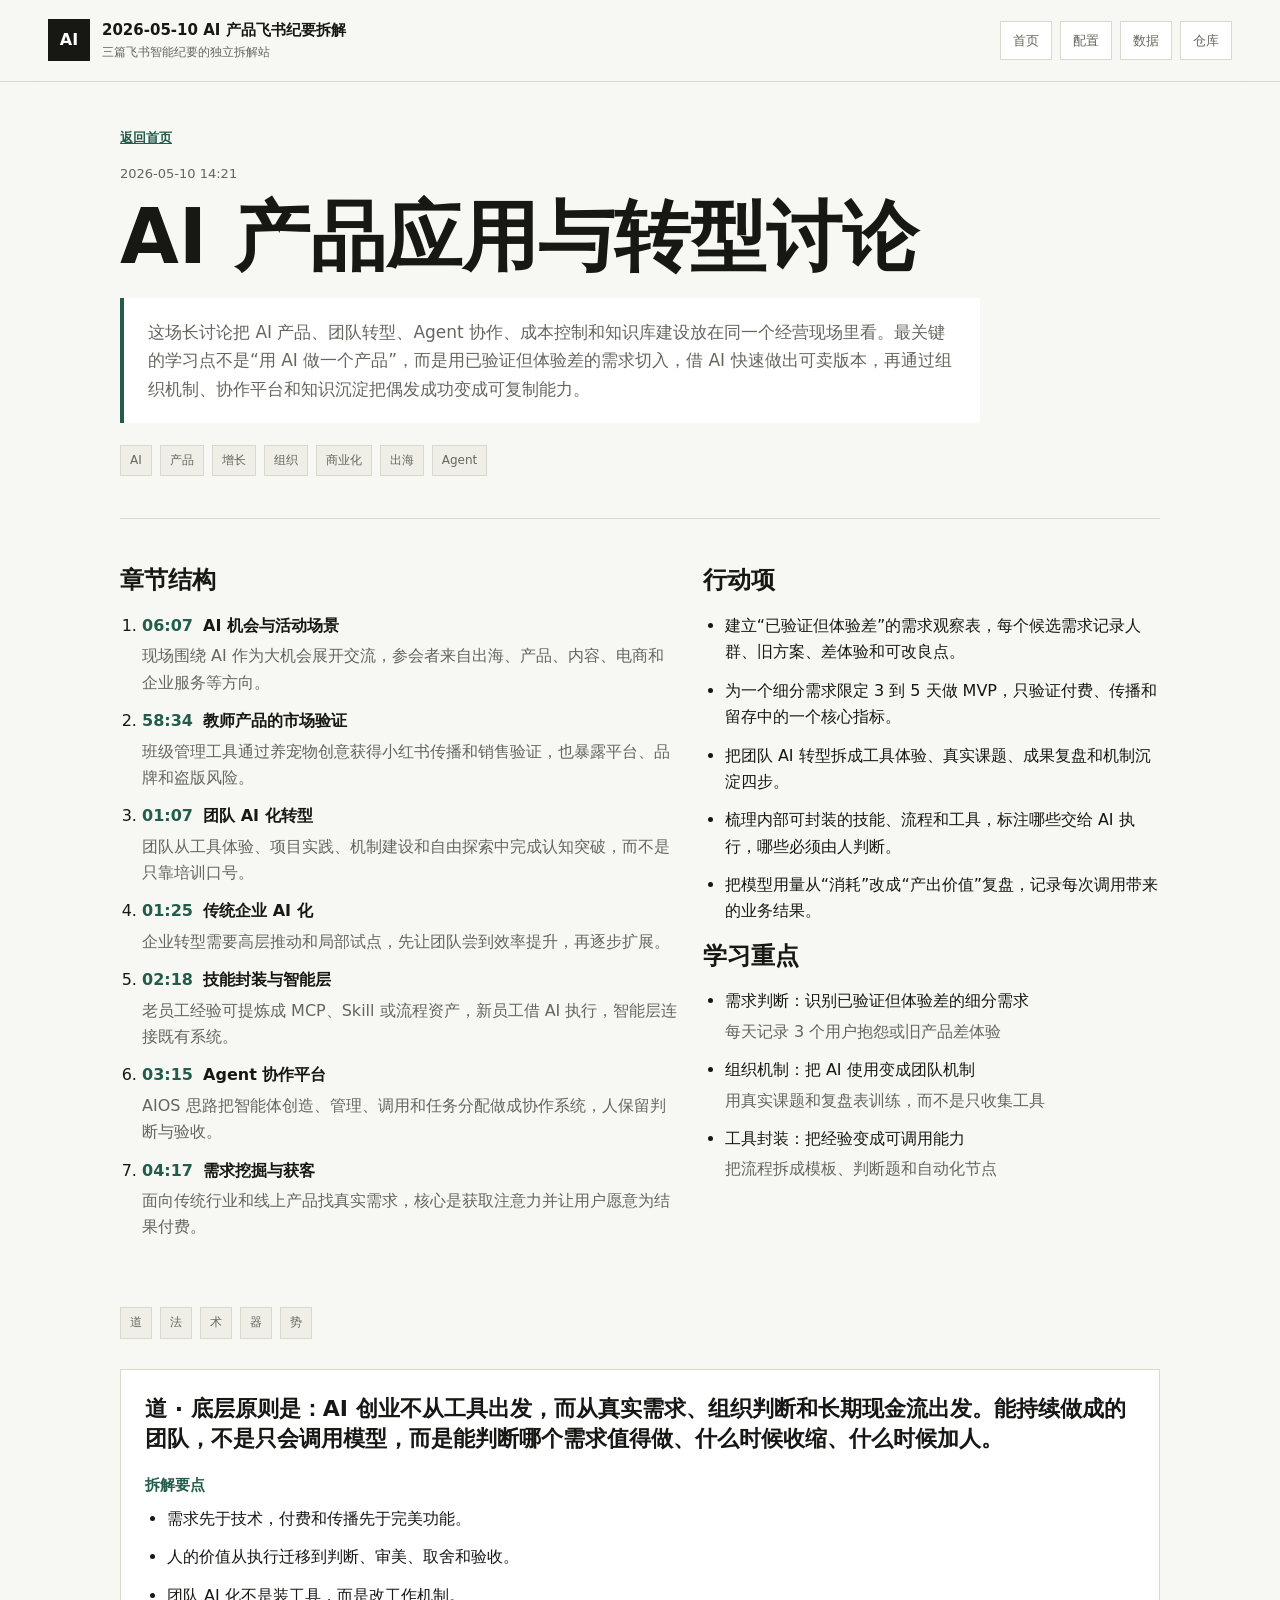
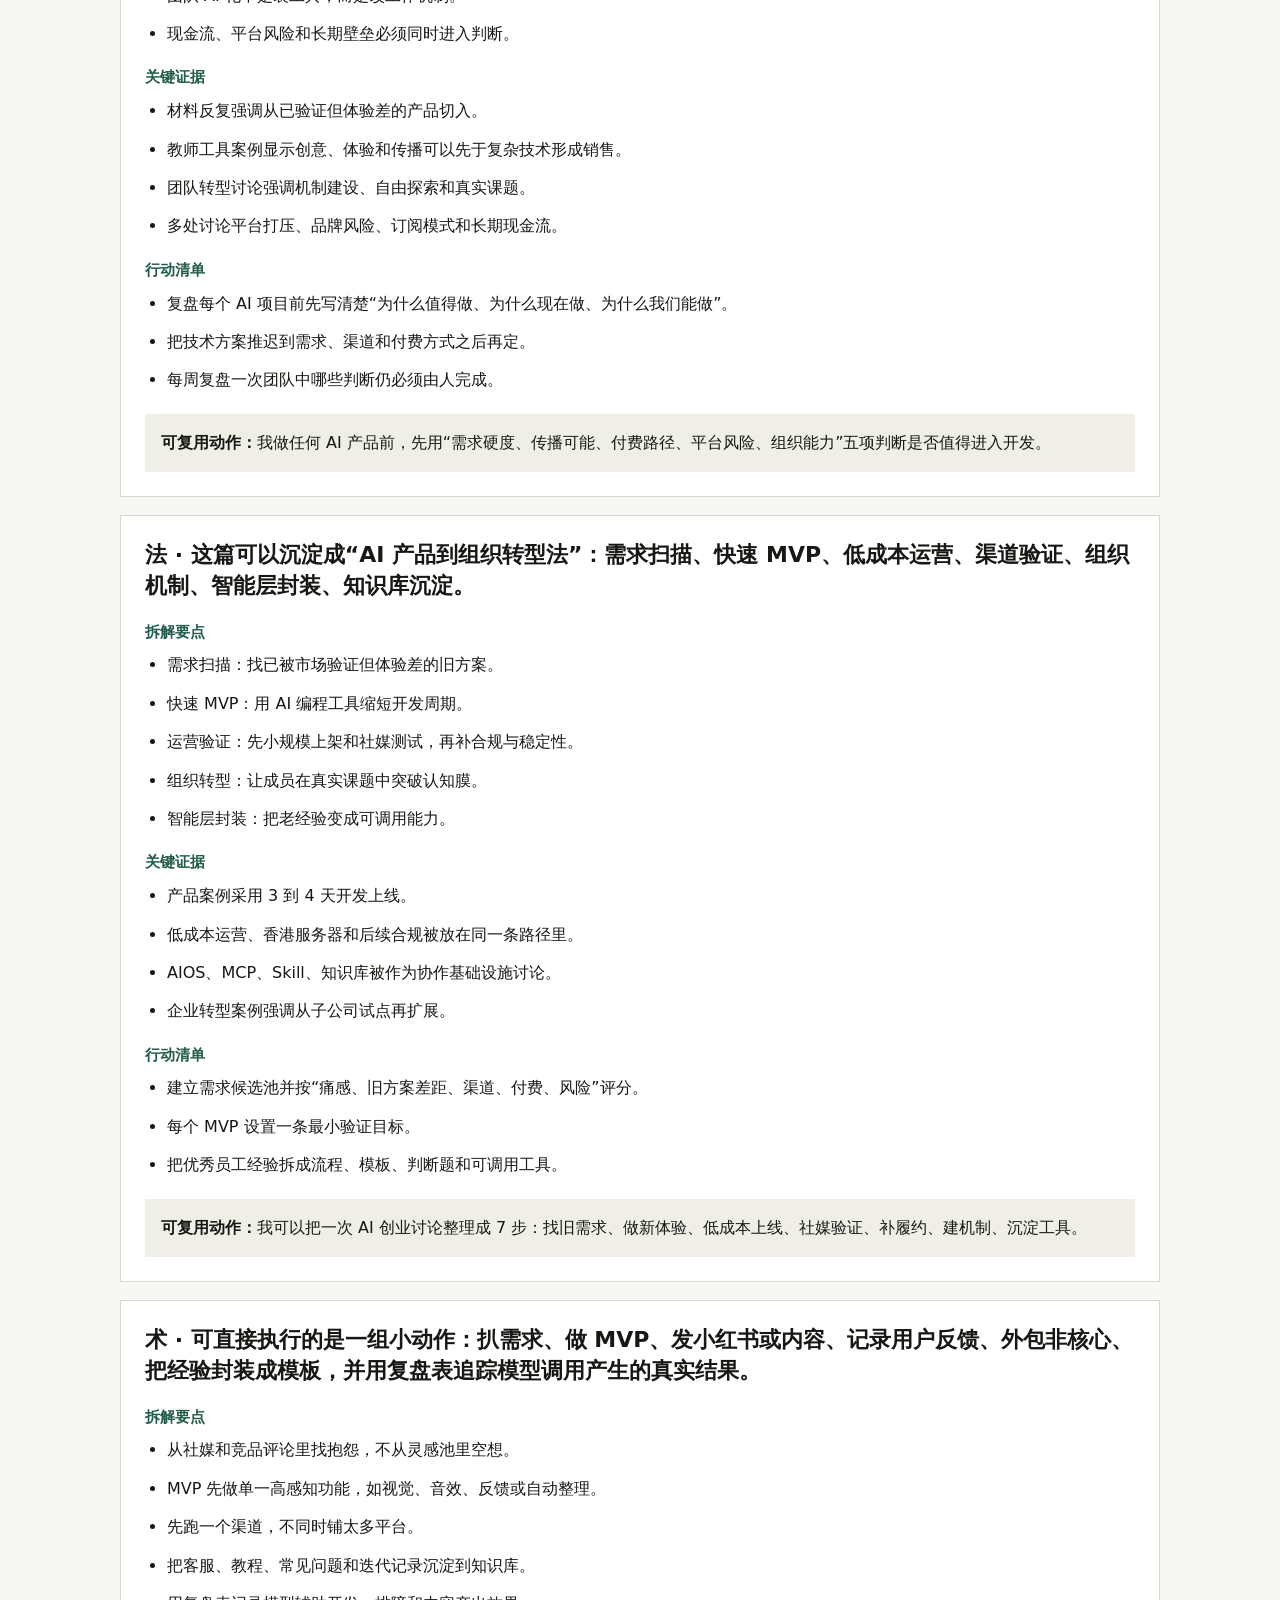
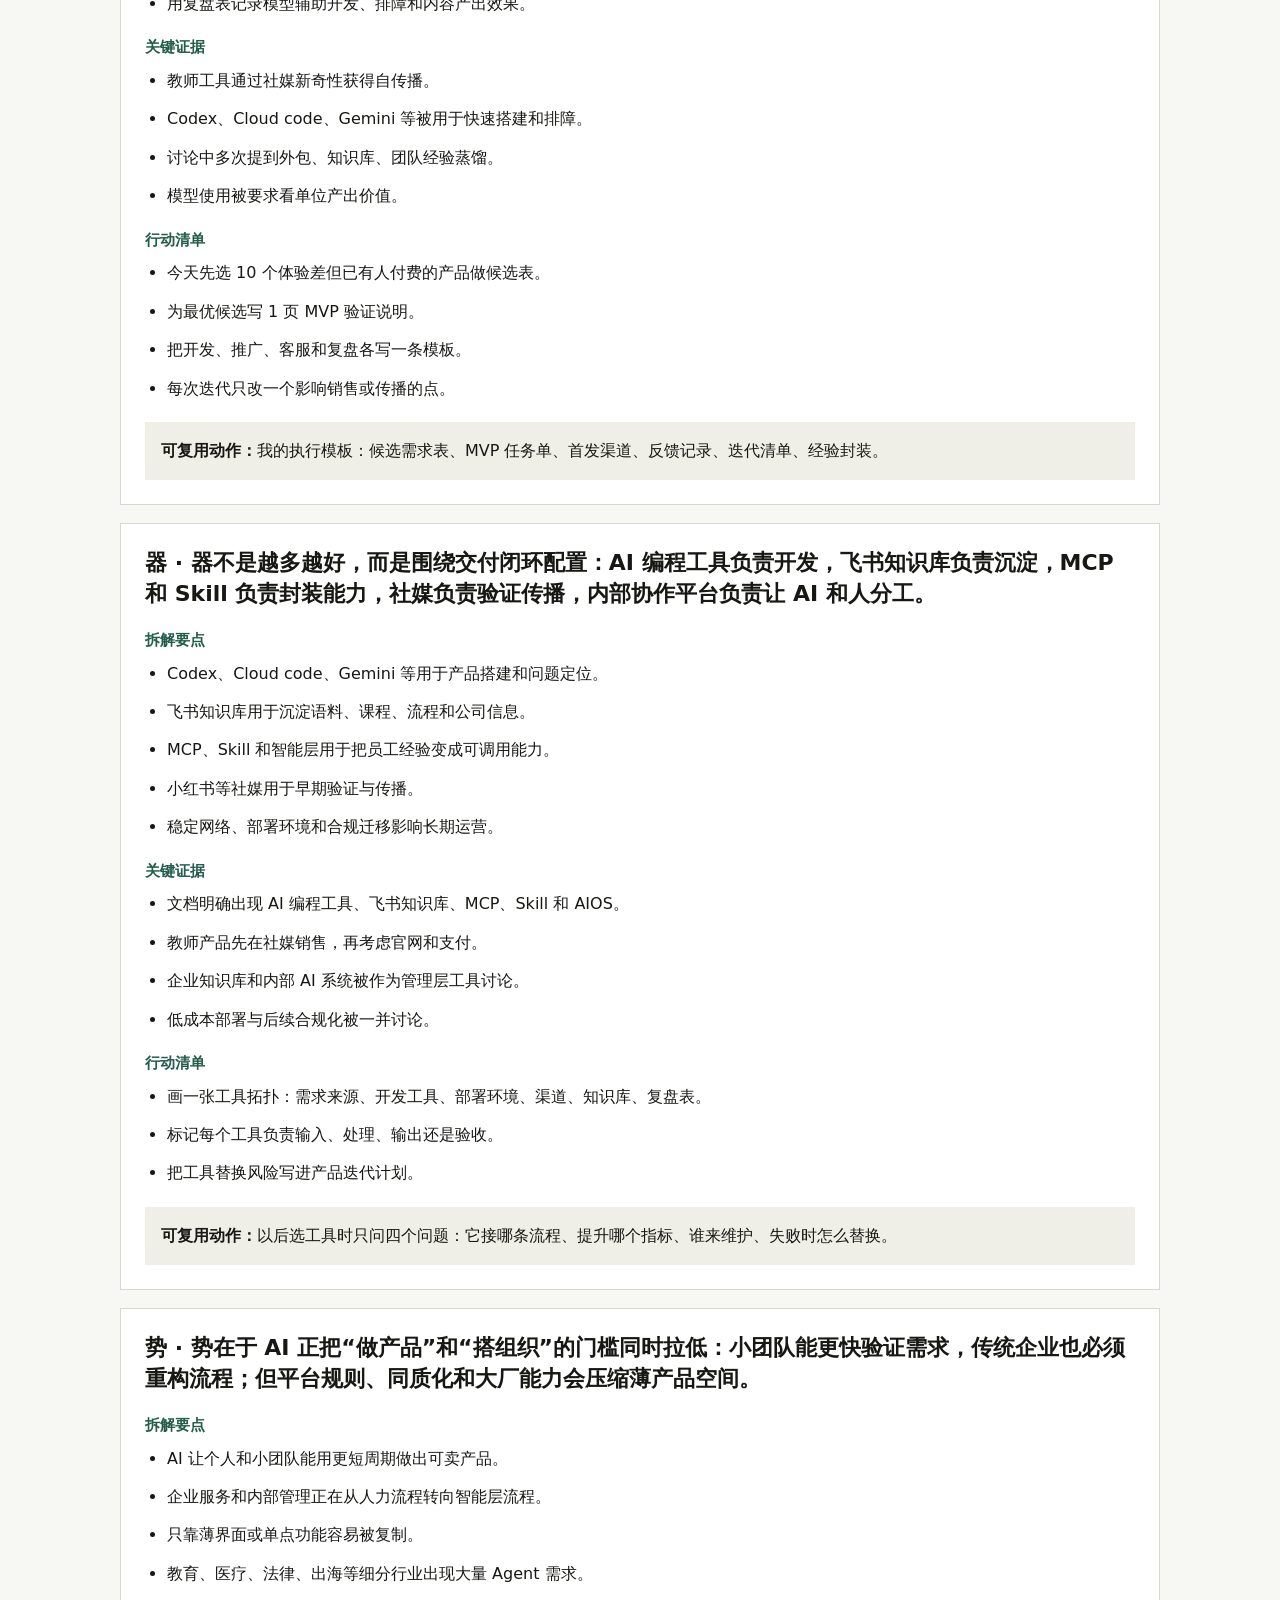
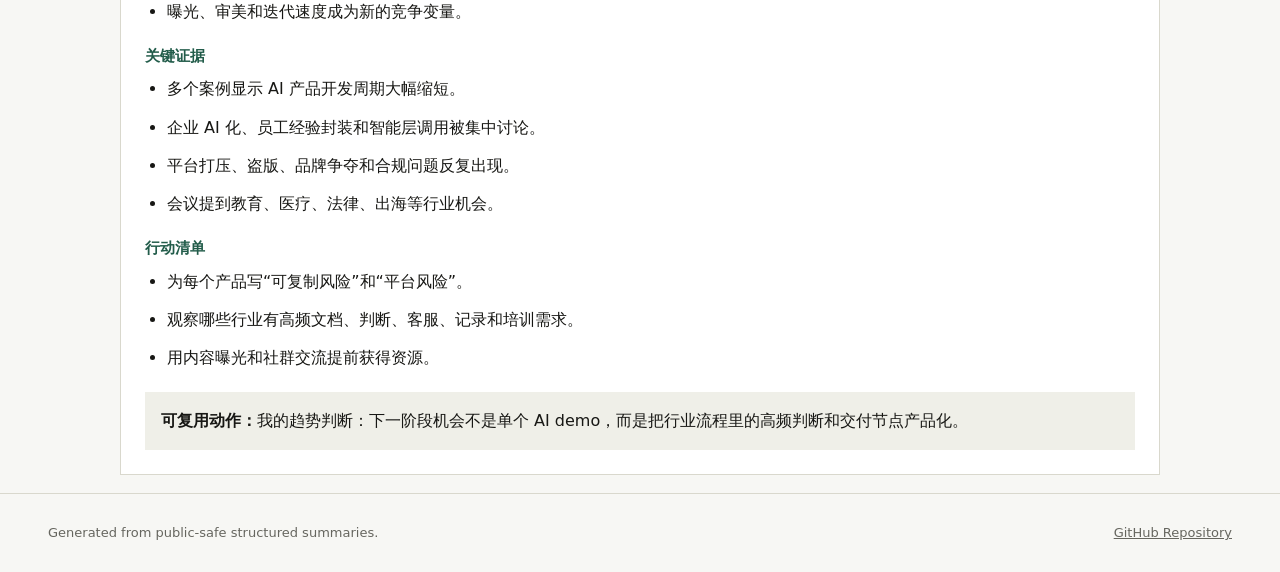
<file: articles/20260510-1421-ai-product-transformation/index.html>
<!doctype html>
<html lang="zh-CN">
<head>
  <meta charset="utf-8">
  <meta name="viewport" content="width=device-width, initial-scale=1">
  <title>AI 产品应用与转型讨论 | 2026-05-10 AI 产品飞书纪要拆解</title>
  <meta name="description" content="这场长讨论把 AI 产品、团队转型、Agent 协作、成本控制和知识库建设放在同一个经营现场里看。最关键的学习点不是“用 AI 做一个产品”，而是用已验证但体验差的需求切入，借 AI 快速做出可卖版本，再通过组织机制、协作平台和知识沉淀把偶发成功变成可复制能力。">
  <link rel="stylesheet" href="../../assets/site.css">
</head>
<body>
  <header class="site-header">
    <a class="brand" href="../../index.html" aria-label="返回首页">
      <span class="brand-mark">AI</span>
      <span>
        <strong>2026-05-10 AI 产品飞书纪要拆解</strong>
        <small>三篇飞书智能纪要的独立拆解站</small>
      </span>
    </a>
    <nav class="nav">
      <a class="" href="../../index.html">首页</a><a class="" href="../../config/">配置</a><a class="" href="../../data/articles.json">数据</a><a class="" href="https://github.com/siuserxiaowei/ai-product-feishu-breakdowns-20260510">仓库</a>
    </nav>
  </header>
  <main>
    <article class="article-page">
      <header class="article-title">
        <a class="back-link" href="../../index.html">返回首页</a>
        <p>2026-05-10 14:21</p>
        <h1>AI 产品应用与转型讨论</h1>
        <div class="article-summary">这场长讨论把 AI 产品、团队转型、Agent 协作、成本控制和知识库建设放在同一个经营现场里看。最关键的学习点不是“用 AI 做一个产品”，而是用已验证但体验差的需求切入，借 AI 快速做出可卖版本，再通过组织机制、协作平台和知识沉淀把偶发成功变成可复制能力。</div>
        <div class="tags"><span>AI</span><span>产品</span><span>增长</span><span>组织</span><span>商业化</span><span>出海</span><span>Agent</span></div>
      </header>

      <section class="section two-column">
        <div>
          <h2>章节结构</h2>
          <ol class="timeline">
            <li>
              <span>06:07</span>
              <strong>AI 机会与活动场景</strong>
              <p>现场围绕 AI 作为大机会展开交流，参会者来自出海、产品、内容、电商和企业服务等方向。</p>
            </li><li>
              <span>58:34</span>
              <strong>教师产品的市场验证</strong>
              <p>班级管理工具通过养宠物创意获得小红书传播和销售验证，也暴露平台、品牌和盗版风险。</p>
            </li><li>
              <span>01:07</span>
              <strong>团队 AI 化转型</strong>
              <p>团队从工具体验、项目实践、机制建设和自由探索中完成认知突破，而不是只靠培训口号。</p>
            </li><li>
              <span>01:25</span>
              <strong>传统企业 AI 化</strong>
              <p>企业转型需要高层推动和局部试点，先让团队尝到效率提升，再逐步扩展。</p>
            </li><li>
              <span>02:18</span>
              <strong>技能封装与智能层</strong>
              <p>老员工经验可提炼成 MCP、Skill 或流程资产，新员工借 AI 执行，智能层连接既有系统。</p>
            </li><li>
              <span>03:15</span>
              <strong>Agent 协作平台</strong>
              <p>AIOS 思路把智能体创造、管理、调用和任务分配做成协作系统，人保留判断与验收。</p>
            </li><li>
              <span>04:17</span>
              <strong>需求挖掘与获客</strong>
              <p>面向传统行业和线上产品找真实需求，核心是获取注意力并让用户愿意为结果付费。</p>
            </li>
          </ol>
        </div>
        <div>
          <h2>行动项</h2>
          <ul class="action-list">
            <li>建立“已验证但体验差”的需求观察表，每个候选需求记录人群、旧方案、差体验和可改良点。</li><li>为一个细分需求限定 3 到 5 天做 MVP，只验证付费、传播和留存中的一个核心指标。</li><li>把团队 AI 转型拆成工具体验、真实课题、成果复盘和机制沉淀四步。</li><li>梳理内部可封装的技能、流程和工具，标注哪些交给 AI 执行，哪些必须由人判断。</li><li>把模型用量从“消耗”改成“产出价值”复盘，记录每次调用带来的业务结果。</li>
          </ul>
          <h2>学习重点</h2><ul class="action-list"><li>需求判断：识别已验证但体验差的细分需求<p>每天记录 3 个用户抱怨或旧产品差体验</p></li><li>组织机制：把 AI 使用变成团队机制<p>用真实课题和复盘表训练，而不是只收集工具</p></li><li>工具封装：把经验变成可调用能力<p>把流程拆成模板、判断题和自动化节点</p></li></ul>
        </div>
      </section>

      <nav class="dimension-nav" aria-label="五维拆解导航">
        <a href="#dao">道</a><a href="#fa">法</a><a href="#shu">术</a><a href="#qi">器</a><a href="#shi">势</a>
      </nav>

      <section class="dimension-block" id="dao">
    <h2>道 · 底层原则是：AI 创业不从工具出发，而从真实需求、组织判断和长期现金流出发。能持续做成的团队，不是只会调用模型，而是能判断哪个需求值得做、什么时候收缩、什么时候加人。</h2>
    <h3>拆解要点</h3><ul><li>需求先于技术，付费和传播先于完美功能。</li><li>人的价值从执行迁移到判断、审美、取舍和验收。</li><li>团队 AI 化不是装工具，而是改工作机制。</li><li>现金流、平台风险和长期壁垒必须同时进入判断。</li></ul>
    <h3>关键证据</h3><ul><li>材料反复强调从已验证但体验差的产品切入。</li><li>教师工具案例显示创意、体验和传播可以先于复杂技术形成销售。</li><li>团队转型讨论强调机制建设、自由探索和真实课题。</li><li>多处讨论平台打压、品牌风险、订阅模式和长期现金流。</li></ul>
    <h3>行动清单</h3><ul><li>复盘每个 AI 项目前先写清楚“为什么值得做、为什么现在做、为什么我们能做”。</li><li>把技术方案推迟到需求、渠道和付费方式之后再定。</li><li>每周复盘一次团队中哪些判断仍必须由人完成。</li></ul>
    <p class="reuse"><strong>可复用动作：</strong>我做任何 AI 产品前，先用“需求硬度、传播可能、付费路径、平台风险、组织能力”五项判断是否值得进入开发。</p>
  </section><section class="dimension-block" id="fa">
    <h2>法 · 这篇可以沉淀成“AI 产品到组织转型法”：需求扫描、快速 MVP、低成本运营、渠道验证、组织机制、智能层封装、知识库沉淀。</h2>
    <h3>拆解要点</h3><ul><li>需求扫描：找已被市场验证但体验差的旧方案。</li><li>快速 MVP：用 AI 编程工具缩短开发周期。</li><li>运营验证：先小规模上架和社媒测试，再补合规与稳定性。</li><li>组织转型：让成员在真实课题中突破认知膜。</li><li>智能层封装：把老经验变成可调用能力。</li></ul>
    <h3>关键证据</h3><ul><li>产品案例采用 3 到 4 天开发上线。</li><li>低成本运营、香港服务器和后续合规被放在同一条路径里。</li><li>AIOS、MCP、Skill、知识库被作为协作基础设施讨论。</li><li>企业转型案例强调从子公司试点再扩展。</li></ul>
    <h3>行动清单</h3><ul><li>建立需求候选池并按“痛感、旧方案差距、渠道、付费、风险”评分。</li><li>每个 MVP 设置一条最小验证目标。</li><li>把优秀员工经验拆成流程、模板、判断题和可调用工具。</li></ul>
    <p class="reuse"><strong>可复用动作：</strong>我可以把一次 AI 创业讨论整理成 7 步：找旧需求、做新体验、低成本上线、社媒验证、补履约、建机制、沉淀工具。</p>
  </section><section class="dimension-block" id="shu">
    <h2>术 · 可直接执行的是一组小动作：扒需求、做 MVP、发小红书或内容、记录用户反馈、外包非核心、把经验封装成模板，并用复盘表追踪模型调用产生的真实结果。</h2>
    <h3>拆解要点</h3><ul><li>从社媒和竞品评论里找抱怨，不从灵感池里空想。</li><li>MVP 先做单一高感知功能，如视觉、音效、反馈或自动整理。</li><li>先跑一个渠道，不同时铺太多平台。</li><li>把客服、教程、常见问题和迭代记录沉淀到知识库。</li><li>用复盘表记录模型辅助开发、排障和内容产出效果。</li></ul>
    <h3>关键证据</h3><ul><li>教师工具通过社媒新奇性获得自传播。</li><li>Codex、Cloud code、Gemini 等被用于快速搭建和排障。</li><li>讨论中多次提到外包、知识库、团队经验蒸馏。</li><li>模型使用被要求看单位产出价值。</li></ul>
    <h3>行动清单</h3><ul><li>今天先选 10 个体验差但已有人付费的产品做候选表。</li><li>为最优候选写 1 页 MVP 验证说明。</li><li>把开发、推广、客服和复盘各写一条模板。</li><li>每次迭代只改一个影响销售或传播的点。</li></ul>
    <p class="reuse"><strong>可复用动作：</strong>我的执行模板：候选需求表、MVP 任务单、首发渠道、反馈记录、迭代清单、经验封装。</p>
  </section><section class="dimension-block" id="qi">
    <h2>器 · 器不是越多越好，而是围绕交付闭环配置：AI 编程工具负责开发，飞书知识库负责沉淀，MCP 和 Skill 负责封装能力，社媒负责验证传播，内部协作平台负责让 AI 和人分工。</h2>
    <h3>拆解要点</h3><ul><li>Codex、Cloud code、Gemini 等用于产品搭建和问题定位。</li><li>飞书知识库用于沉淀语料、课程、流程和公司信息。</li><li>MCP、Skill 和智能层用于把员工经验变成可调用能力。</li><li>小红书等社媒用于早期验证与传播。</li><li>稳定网络、部署环境和合规迁移影响长期运营。</li></ul>
    <h3>关键证据</h3><ul><li>文档明确出现 AI 编程工具、飞书知识库、MCP、Skill 和 AIOS。</li><li>教师产品先在社媒销售，再考虑官网和支付。</li><li>企业知识库和内部 AI 系统被作为管理层工具讨论。</li><li>低成本部署与后续合规化被一并讨论。</li></ul>
    <h3>行动清单</h3><ul><li>画一张工具拓扑：需求来源、开发工具、部署环境、渠道、知识库、复盘表。</li><li>标记每个工具负责输入、处理、输出还是验收。</li><li>把工具替换风险写进产品迭代计划。</li></ul>
    <p class="reuse"><strong>可复用动作：</strong>以后选工具时只问四个问题：它接哪条流程、提升哪个指标、谁来维护、失败时怎么替换。</p>
  </section><section class="dimension-block" id="shi">
    <h2>势 · 势在于 AI 正把“做产品”和“搭组织”的门槛同时拉低：小团队能更快验证需求，传统企业也必须重构流程；但平台规则、同质化和大厂能力会压缩薄产品空间。</h2>
    <h3>拆解要点</h3><ul><li>AI 让个人和小团队能用更短周期做出可卖产品。</li><li>企业服务和内部管理正在从人力流程转向智能层流程。</li><li>只靠薄界面或单点功能容易被复制。</li><li>教育、医疗、法律、出海等细分行业出现大量 Agent 需求。</li><li>曝光、审美和迭代速度成为新的竞争变量。</li></ul>
    <h3>关键证据</h3><ul><li>多个案例显示 AI 产品开发周期大幅缩短。</li><li>企业 AI 化、员工经验封装和智能层调用被集中讨论。</li><li>平台打压、盗版、品牌争夺和合规问题反复出现。</li><li>会议提到教育、医疗、法律、出海等行业机会。</li></ul>
    <h3>行动清单</h3><ul><li>为每个产品写“可复制风险”和“平台风险”。</li><li>观察哪些行业有高频文档、判断、客服、记录和培训需求。</li><li>用内容曝光和社群交流提前获得资源。</li></ul>
    <p class="reuse"><strong>可复用动作：</strong>我的趋势判断：下一阶段机会不是单个 AI demo，而是把行业流程里的高频判断和交付节点产品化。</p>
  </section>
    </article>
  </main>
  <footer class="site-footer">
    <span>Generated from public-safe structured summaries.</span>
    <a href="https://github.com/siuserxiaowei/ai-product-feishu-breakdowns-20260510">GitHub Repository</a>
  </footer>
</body>
</html>
</file>
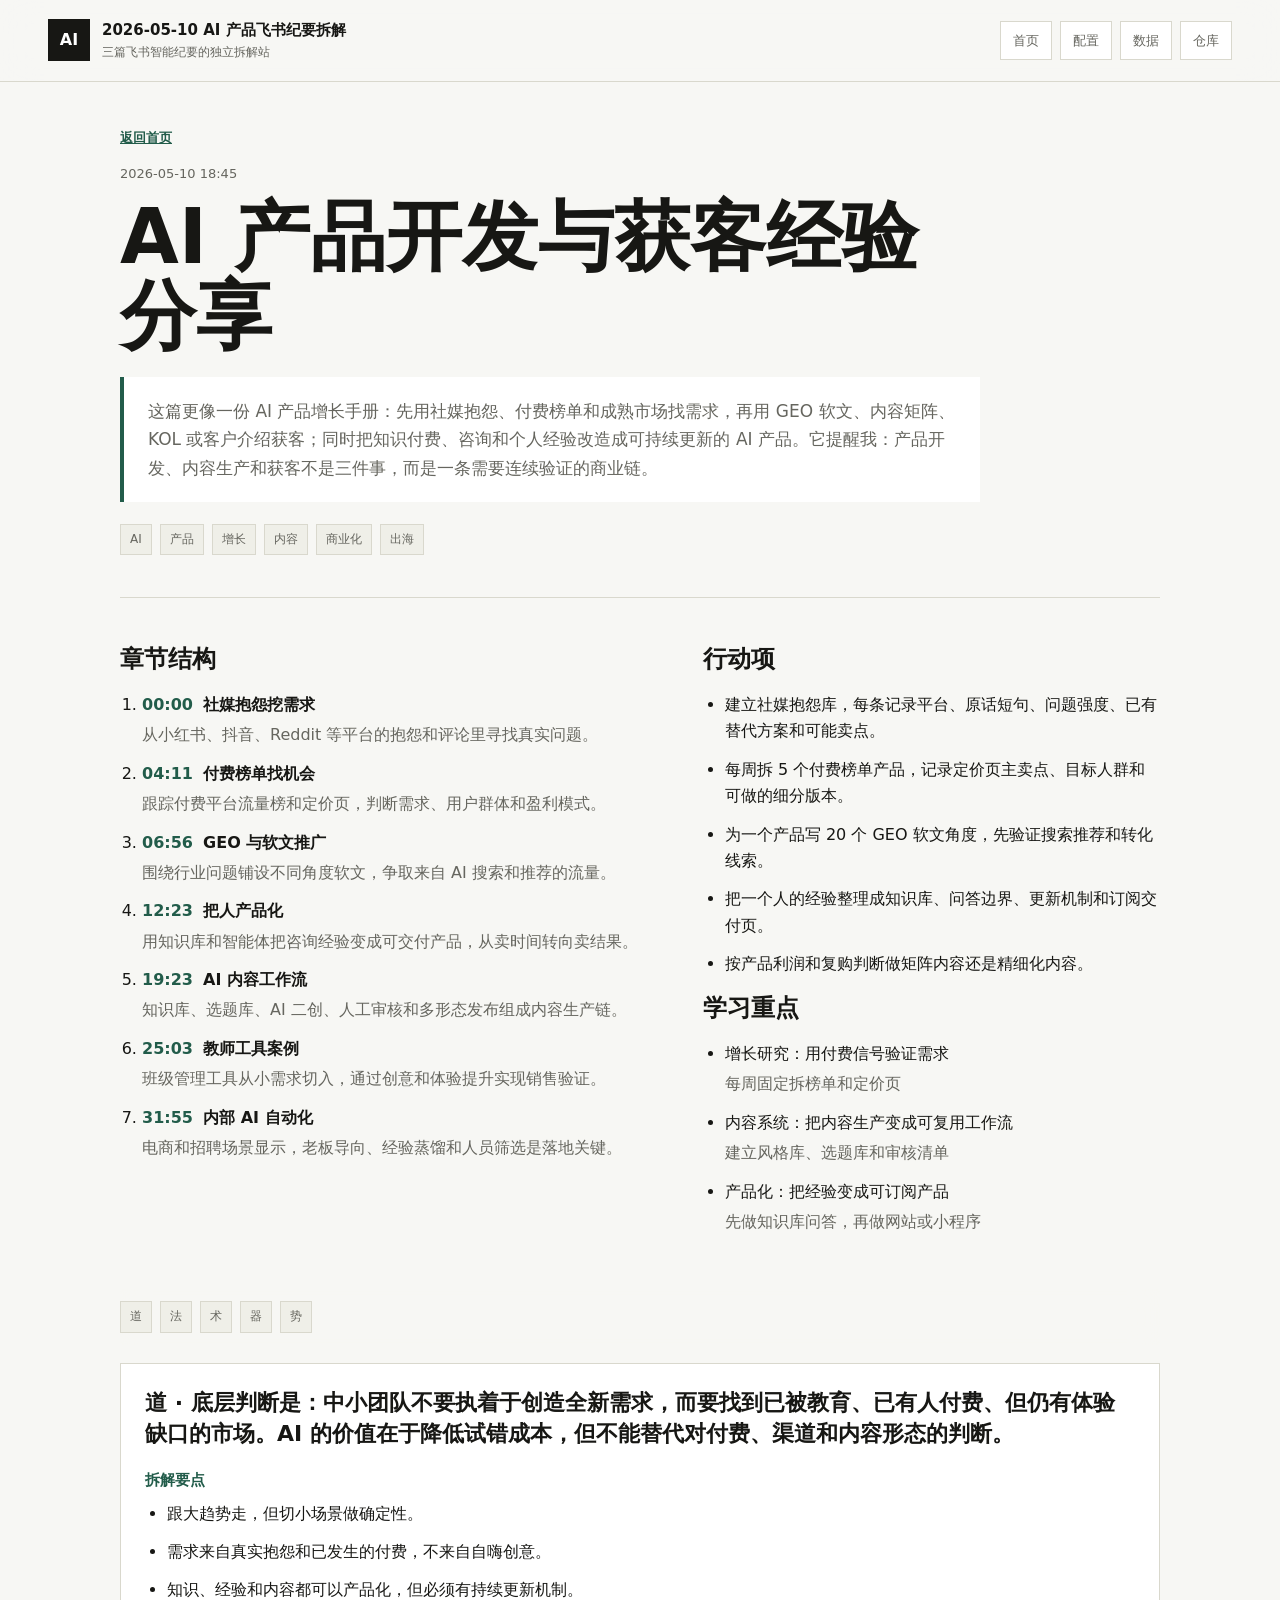
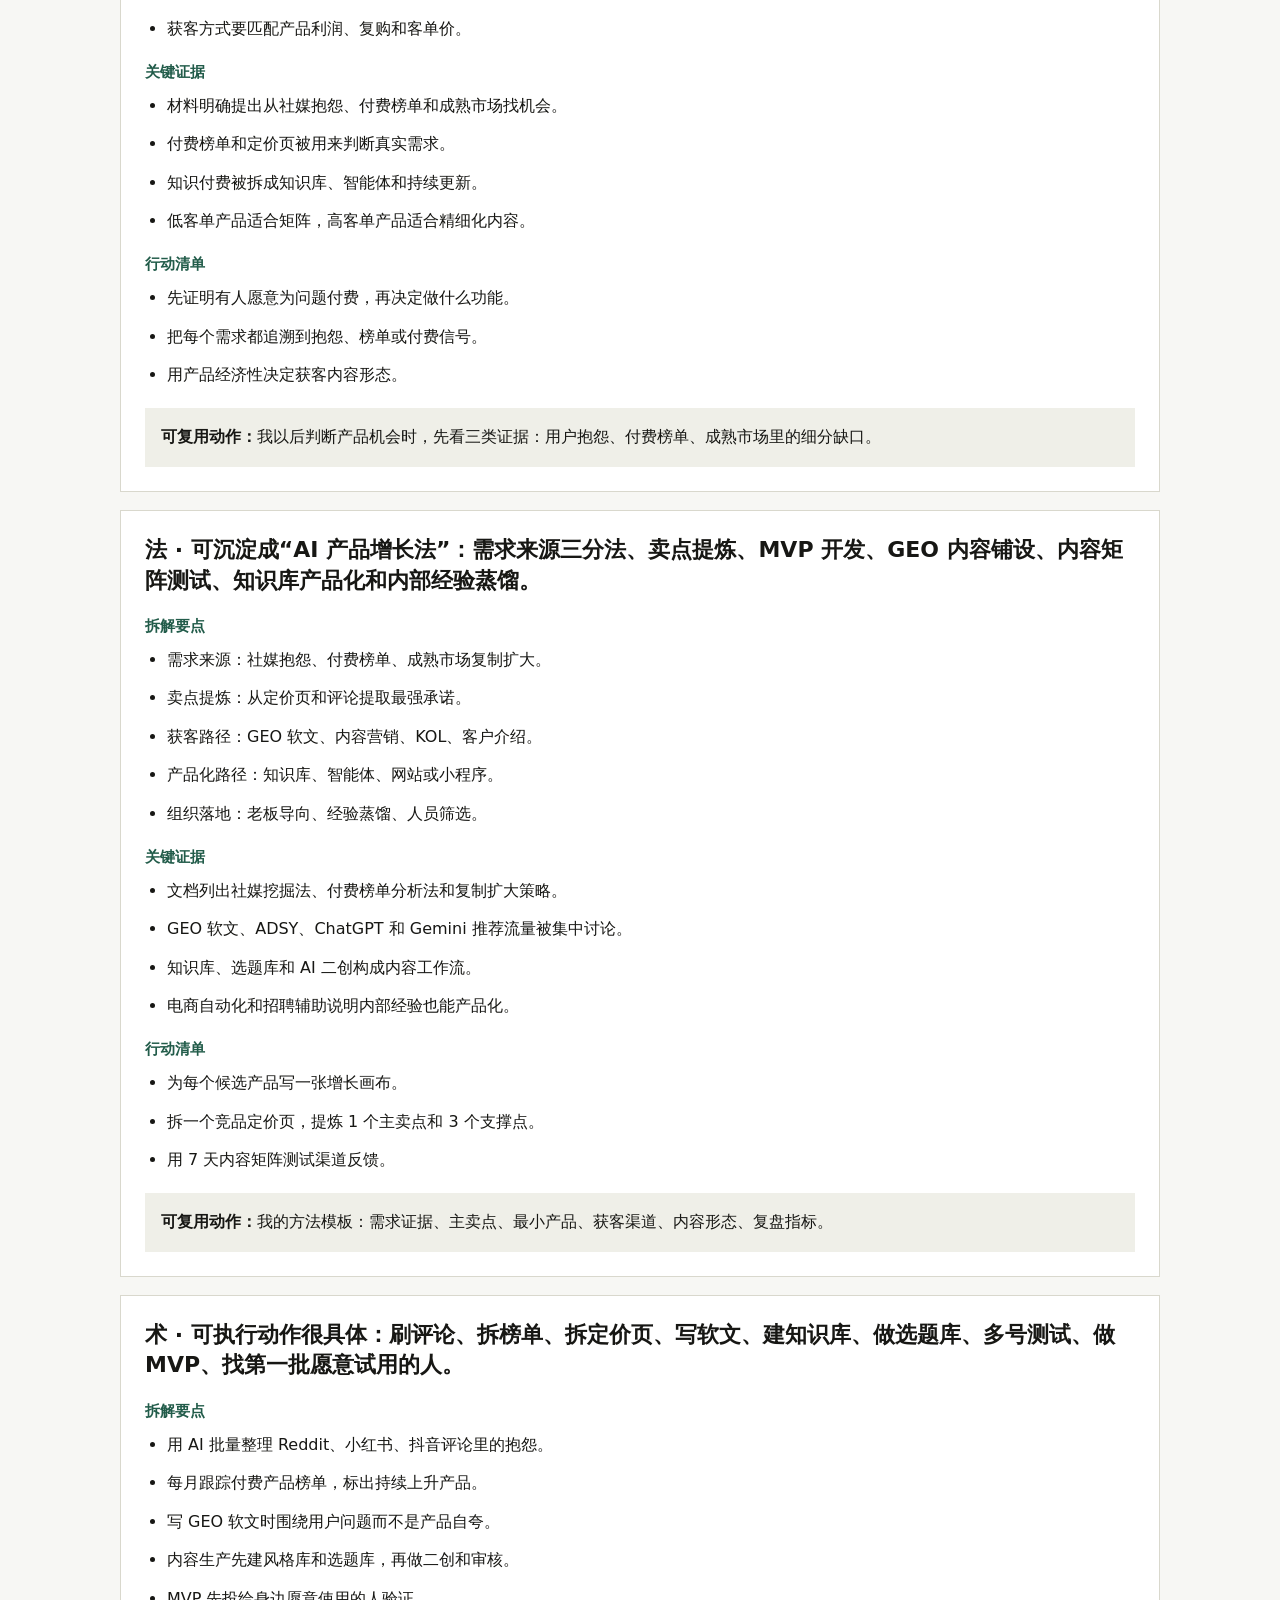
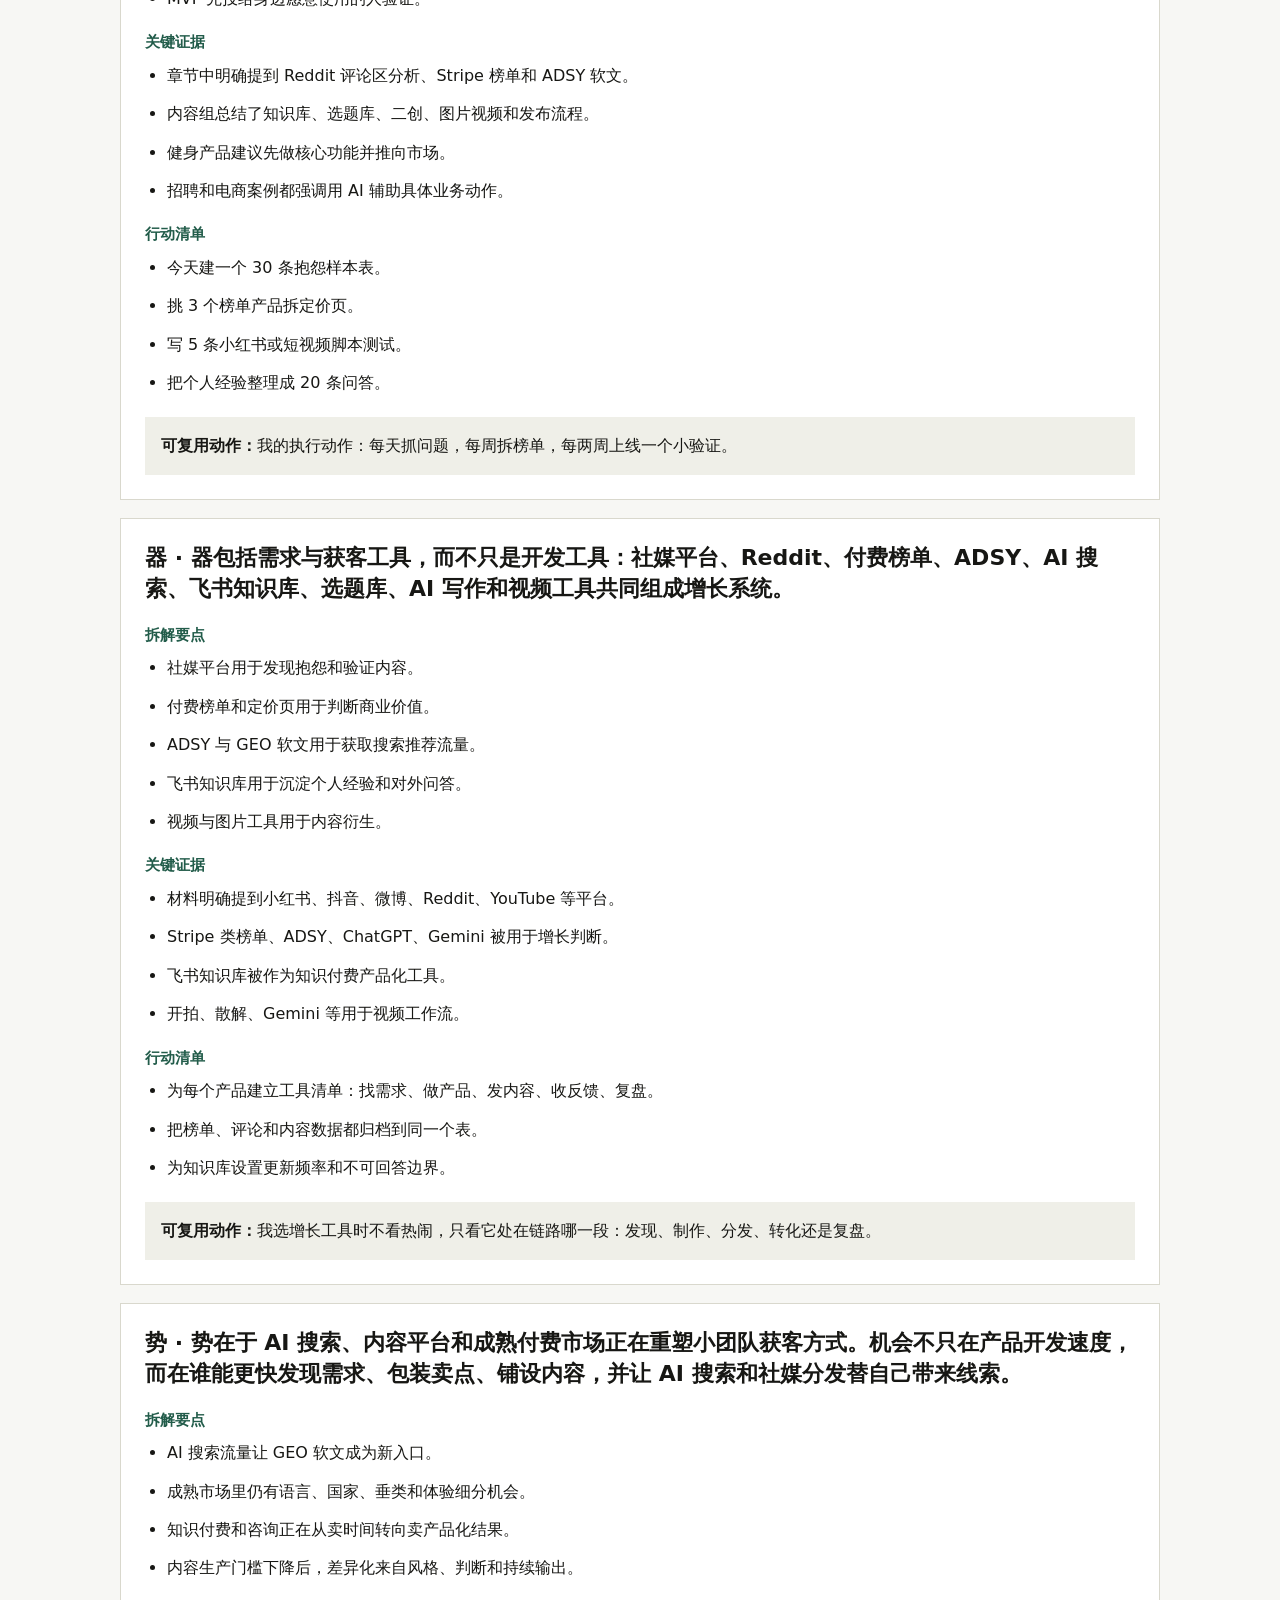
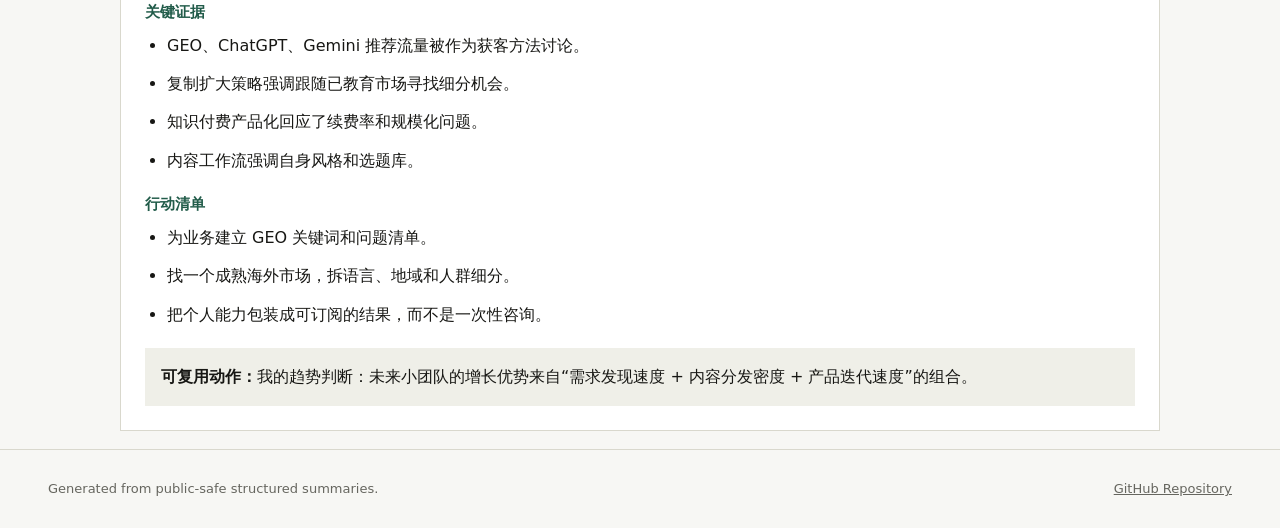
<file: articles/20260510-1845-ai-product-growth-playbook/index.html>
<!doctype html>
<html lang="zh-CN">
<head>
  <meta charset="utf-8">
  <meta name="viewport" content="width=device-width, initial-scale=1">
  <title>AI 产品开发与获客经验分享 | 2026-05-10 AI 产品飞书纪要拆解</title>
  <meta name="description" content="这篇更像一份 AI 产品增长手册：先用社媒抱怨、付费榜单和成熟市场找需求，再用 GEO 软文、内容矩阵、KOL 或客户介绍获客；同时把知识付费、咨询和个人经验改造成可持续更新的 AI 产品。它提醒我：产品开发、内容生产和获客不是三件事，而是一条需要连续验证的商业链。">
  <link rel="stylesheet" href="../../assets/site.css">
</head>
<body>
  <header class="site-header">
    <a class="brand" href="../../index.html" aria-label="返回首页">
      <span class="brand-mark">AI</span>
      <span>
        <strong>2026-05-10 AI 产品飞书纪要拆解</strong>
        <small>三篇飞书智能纪要的独立拆解站</small>
      </span>
    </a>
    <nav class="nav">
      <a class="" href="../../index.html">首页</a><a class="" href="../../config/">配置</a><a class="" href="../../data/articles.json">数据</a><a class="" href="https://github.com/siuserxiaowei/ai-product-feishu-breakdowns-20260510">仓库</a>
    </nav>
  </header>
  <main>
    <article class="article-page">
      <header class="article-title">
        <a class="back-link" href="../../index.html">返回首页</a>
        <p>2026-05-10 18:45</p>
        <h1>AI 产品开发与获客经验分享</h1>
        <div class="article-summary">这篇更像一份 AI 产品增长手册：先用社媒抱怨、付费榜单和成熟市场找需求，再用 GEO 软文、内容矩阵、KOL 或客户介绍获客；同时把知识付费、咨询和个人经验改造成可持续更新的 AI 产品。它提醒我：产品开发、内容生产和获客不是三件事，而是一条需要连续验证的商业链。</div>
        <div class="tags"><span>AI</span><span>产品</span><span>增长</span><span>内容</span><span>商业化</span><span>出海</span></div>
      </header>

      <section class="section two-column">
        <div>
          <h2>章节结构</h2>
          <ol class="timeline">
            <li>
              <span>00:00</span>
              <strong>社媒抱怨挖需求</strong>
              <p>从小红书、抖音、Reddit 等平台的抱怨和评论里寻找真实问题。</p>
            </li><li>
              <span>04:11</span>
              <strong>付费榜单找机会</strong>
              <p>跟踪付费平台流量榜和定价页，判断需求、用户群体和盈利模式。</p>
            </li><li>
              <span>06:56</span>
              <strong>GEO 与软文推广</strong>
              <p>围绕行业问题铺设不同角度软文，争取来自 AI 搜索和推荐的流量。</p>
            </li><li>
              <span>12:23</span>
              <strong>把人产品化</strong>
              <p>用知识库和智能体把咨询经验变成可交付产品，从卖时间转向卖结果。</p>
            </li><li>
              <span>19:23</span>
              <strong>AI 内容工作流</strong>
              <p>知识库、选题库、AI 二创、人工审核和多形态发布组成内容生产链。</p>
            </li><li>
              <span>25:03</span>
              <strong>教师工具案例</strong>
              <p>班级管理工具从小需求切入，通过创意和体验提升实现销售验证。</p>
            </li><li>
              <span>31:55</span>
              <strong>内部 AI 自动化</strong>
              <p>电商和招聘场景显示，老板导向、经验蒸馏和人员筛选是落地关键。</p>
            </li>
          </ol>
        </div>
        <div>
          <h2>行动项</h2>
          <ul class="action-list">
            <li>建立社媒抱怨库，每条记录平台、原话短句、问题强度、已有替代方案和可能卖点。</li><li>每周拆 5 个付费榜单产品，记录定价页主卖点、目标人群和可做的细分版本。</li><li>为一个产品写 20 个 GEO 软文角度，先验证搜索推荐和转化线索。</li><li>把一个人的经验整理成知识库、问答边界、更新机制和订阅交付页。</li><li>按产品利润和复购判断做矩阵内容还是精细化内容。</li>
          </ul>
          <h2>学习重点</h2><ul class="action-list"><li>增长研究：用付费信号验证需求<p>每周固定拆榜单和定价页</p></li><li>内容系统：把内容生产变成可复用工作流<p>建立风格库、选题库和审核清单</p></li><li>产品化：把经验变成可订阅产品<p>先做知识库问答，再做网站或小程序</p></li></ul>
        </div>
      </section>

      <nav class="dimension-nav" aria-label="五维拆解导航">
        <a href="#dao">道</a><a href="#fa">法</a><a href="#shu">术</a><a href="#qi">器</a><a href="#shi">势</a>
      </nav>

      <section class="dimension-block" id="dao">
    <h2>道 · 底层判断是：中小团队不要执着于创造全新需求，而要找到已被教育、已有人付费、但仍有体验缺口的市场。AI 的价值在于降低试错成本，但不能替代对付费、渠道和内容形态的判断。</h2>
    <h3>拆解要点</h3><ul><li>跟大趋势走，但切小场景做确定性。</li><li>需求来自真实抱怨和已发生的付费，不来自自嗨创意。</li><li>知识、经验和内容都可以产品化，但必须有持续更新机制。</li><li>获客方式要匹配产品利润、复购和客单价。</li></ul>
    <h3>关键证据</h3><ul><li>材料明确提出从社媒抱怨、付费榜单和成熟市场找机会。</li><li>付费榜单和定价页被用来判断真实需求。</li><li>知识付费被拆成知识库、智能体和持续更新。</li><li>低客单产品适合矩阵，高客单产品适合精细化内容。</li></ul>
    <h3>行动清单</h3><ul><li>先证明有人愿意为问题付费，再决定做什么功能。</li><li>把每个需求都追溯到抱怨、榜单或付费信号。</li><li>用产品经济性决定获客内容形态。</li></ul>
    <p class="reuse"><strong>可复用动作：</strong>我以后判断产品机会时，先看三类证据：用户抱怨、付费榜单、成熟市场里的细分缺口。</p>
  </section><section class="dimension-block" id="fa">
    <h2>法 · 可沉淀成“AI 产品增长法”：需求来源三分法、卖点提炼、MVP 开发、GEO 内容铺设、内容矩阵测试、知识库产品化和内部经验蒸馏。</h2>
    <h3>拆解要点</h3><ul><li>需求来源：社媒抱怨、付费榜单、成熟市场复制扩大。</li><li>卖点提炼：从定价页和评论提取最强承诺。</li><li>获客路径：GEO 软文、内容营销、KOL、客户介绍。</li><li>产品化路径：知识库、智能体、网站或小程序。</li><li>组织落地：老板导向、经验蒸馏、人员筛选。</li></ul>
    <h3>关键证据</h3><ul><li>文档列出社媒挖掘法、付费榜单分析法和复制扩大策略。</li><li>GEO 软文、ADSY、ChatGPT 和 Gemini 推荐流量被集中讨论。</li><li>知识库、选题库和 AI 二创构成内容工作流。</li><li>电商自动化和招聘辅助说明内部经验也能产品化。</li></ul>
    <h3>行动清单</h3><ul><li>为每个候选产品写一张增长画布。</li><li>拆一个竞品定价页，提炼 1 个主卖点和 3 个支撑点。</li><li>用 7 天内容矩阵测试渠道反馈。</li></ul>
    <p class="reuse"><strong>可复用动作：</strong>我的方法模板：需求证据、主卖点、最小产品、获客渠道、内容形态、复盘指标。</p>
  </section><section class="dimension-block" id="shu">
    <h2>术 · 可执行动作很具体：刷评论、拆榜单、拆定价页、写软文、建知识库、做选题库、多号测试、做 MVP、找第一批愿意试用的人。</h2>
    <h3>拆解要点</h3><ul><li>用 AI 批量整理 Reddit、小红书、抖音评论里的抱怨。</li><li>每月跟踪付费产品榜单，标出持续上升产品。</li><li>写 GEO 软文时围绕用户问题而不是产品自夸。</li><li>内容生产先建风格库和选题库，再做二创和审核。</li><li>MVP 先投给身边愿意使用的人验证。</li></ul>
    <h3>关键证据</h3><ul><li>章节中明确提到 Reddit 评论区分析、Stripe 榜单和 ADSY 软文。</li><li>内容组总结了知识库、选题库、二创、图片视频和发布流程。</li><li>健身产品建议先做核心功能并推向市场。</li><li>招聘和电商案例都强调用 AI 辅助具体业务动作。</li></ul>
    <h3>行动清单</h3><ul><li>今天建一个 30 条抱怨样本表。</li><li>挑 3 个榜单产品拆定价页。</li><li>写 5 条小红书或短视频脚本测试。</li><li>把个人经验整理成 20 条问答。</li></ul>
    <p class="reuse"><strong>可复用动作：</strong>我的执行动作：每天抓问题，每周拆榜单，每两周上线一个小验证。</p>
  </section><section class="dimension-block" id="qi">
    <h2>器 · 器包括需求与获客工具，而不只是开发工具：社媒平台、Reddit、付费榜单、ADSY、AI 搜索、飞书知识库、选题库、AI 写作和视频工具共同组成增长系统。</h2>
    <h3>拆解要点</h3><ul><li>社媒平台用于发现抱怨和验证内容。</li><li>付费榜单和定价页用于判断商业价值。</li><li>ADSY 与 GEO 软文用于获取搜索推荐流量。</li><li>飞书知识库用于沉淀个人经验和对外问答。</li><li>视频与图片工具用于内容衍生。</li></ul>
    <h3>关键证据</h3><ul><li>材料明确提到小红书、抖音、微博、Reddit、YouTube 等平台。</li><li>Stripe 类榜单、ADSY、ChatGPT、Gemini 被用于增长判断。</li><li>飞书知识库被作为知识付费产品化工具。</li><li>开拍、散解、Gemini 等用于视频工作流。</li></ul>
    <h3>行动清单</h3><ul><li>为每个产品建立工具清单：找需求、做产品、发内容、收反馈、复盘。</li><li>把榜单、评论和内容数据都归档到同一个表。</li><li>为知识库设置更新频率和不可回答边界。</li></ul>
    <p class="reuse"><strong>可复用动作：</strong>我选增长工具时不看热闹，只看它处在链路哪一段：发现、制作、分发、转化还是复盘。</p>
  </section><section class="dimension-block" id="shi">
    <h2>势 · 势在于 AI 搜索、内容平台和成熟付费市场正在重塑小团队获客方式。机会不只在产品开发速度，而在谁能更快发现需求、包装卖点、铺设内容，并让 AI 搜索和社媒分发替自己带来线索。</h2>
    <h3>拆解要点</h3><ul><li>AI 搜索流量让 GEO 软文成为新入口。</li><li>成熟市场里仍有语言、国家、垂类和体验细分机会。</li><li>知识付费和咨询正在从卖时间转向卖产品化结果。</li><li>内容生产门槛下降后，差异化来自风格、判断和持续输出。</li></ul>
    <h3>关键证据</h3><ul><li>GEO、ChatGPT、Gemini 推荐流量被作为获客方法讨论。</li><li>复制扩大策略强调跟随已教育市场寻找细分机会。</li><li>知识付费产品化回应了续费率和规模化问题。</li><li>内容工作流强调自身风格和选题库。</li></ul>
    <h3>行动清单</h3><ul><li>为业务建立 GEO 关键词和问题清单。</li><li>找一个成熟海外市场，拆语言、地域和人群细分。</li><li>把个人能力包装成可订阅的结果，而不是一次性咨询。</li></ul>
    <p class="reuse"><strong>可复用动作：</strong>我的趋势判断：未来小团队的增长优势来自“需求发现速度 + 内容分发密度 + 产品迭代速度”的组合。</p>
  </section>
    </article>
  </main>
  <footer class="site-footer">
    <span>Generated from public-safe structured summaries.</span>
    <a href="https://github.com/siuserxiaowei/ai-product-feishu-breakdowns-20260510">GitHub Repository</a>
  </footer>
</body>
</html>
</file>
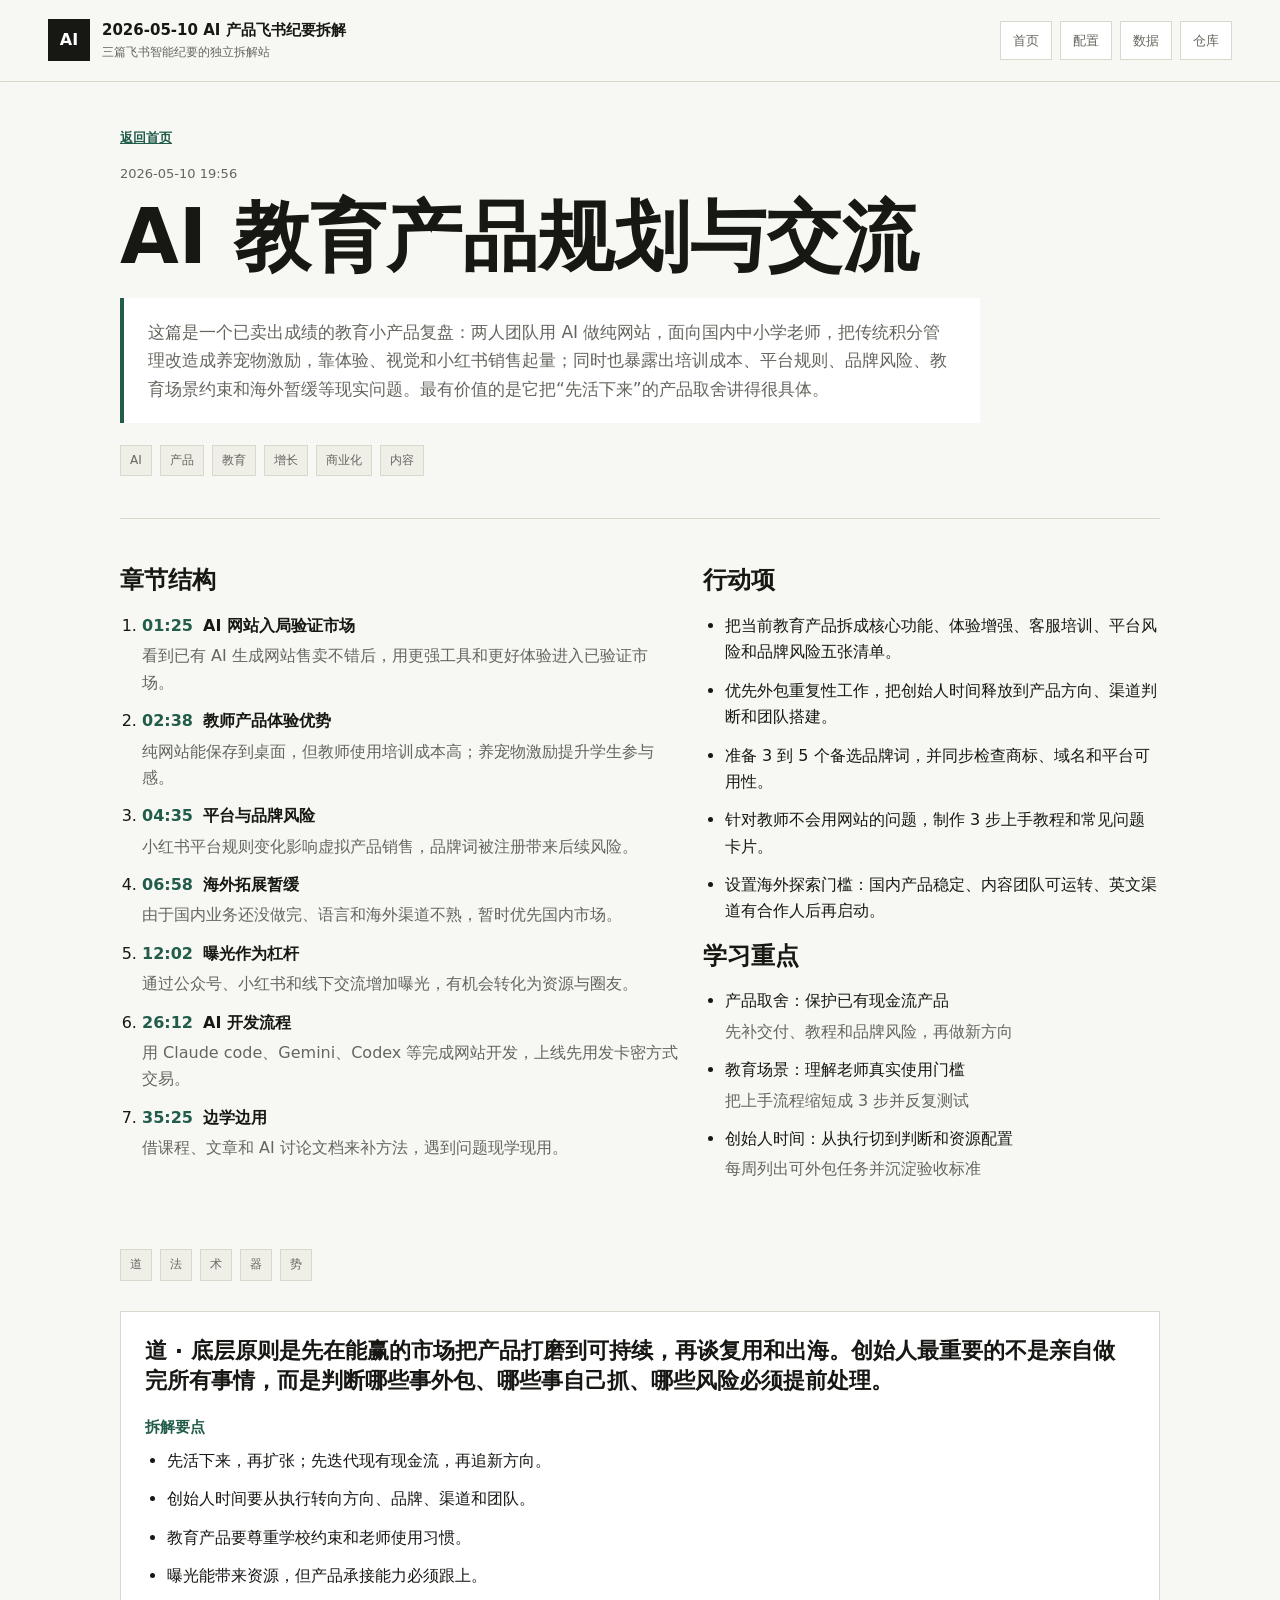
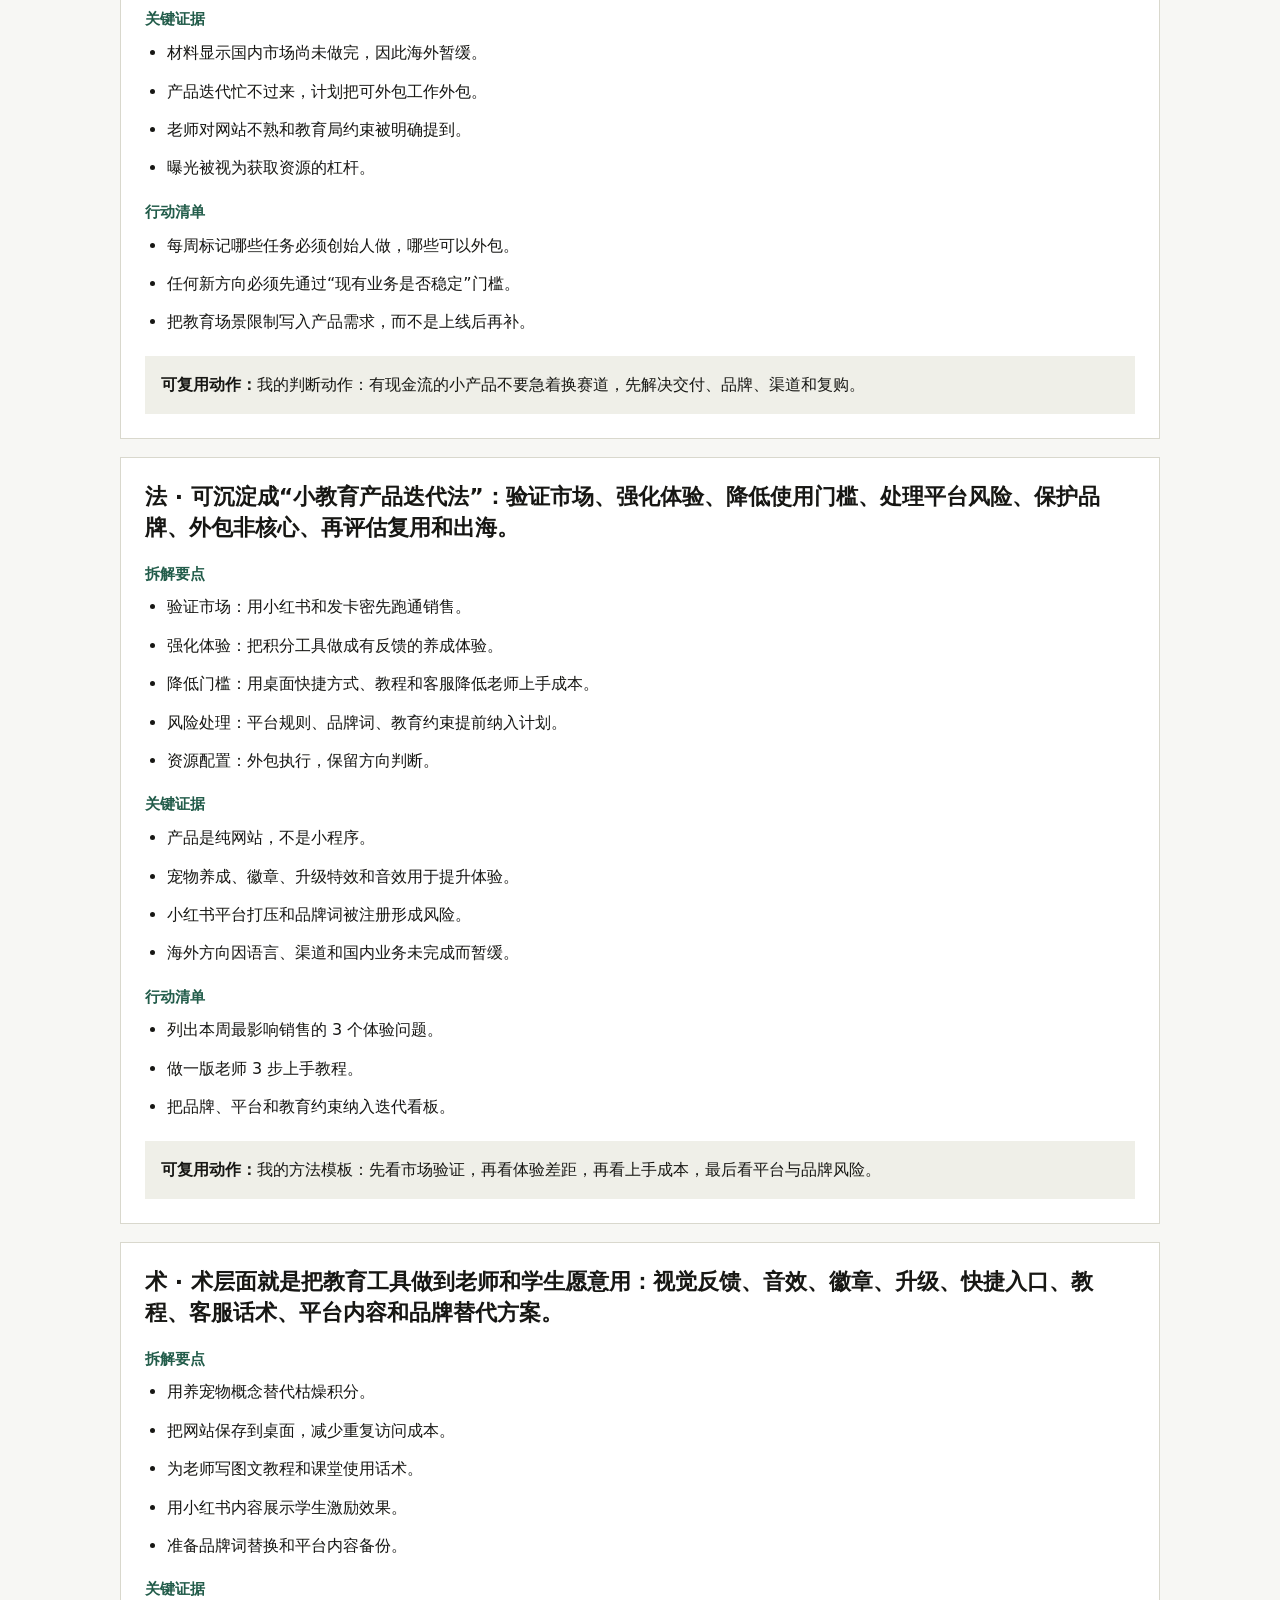
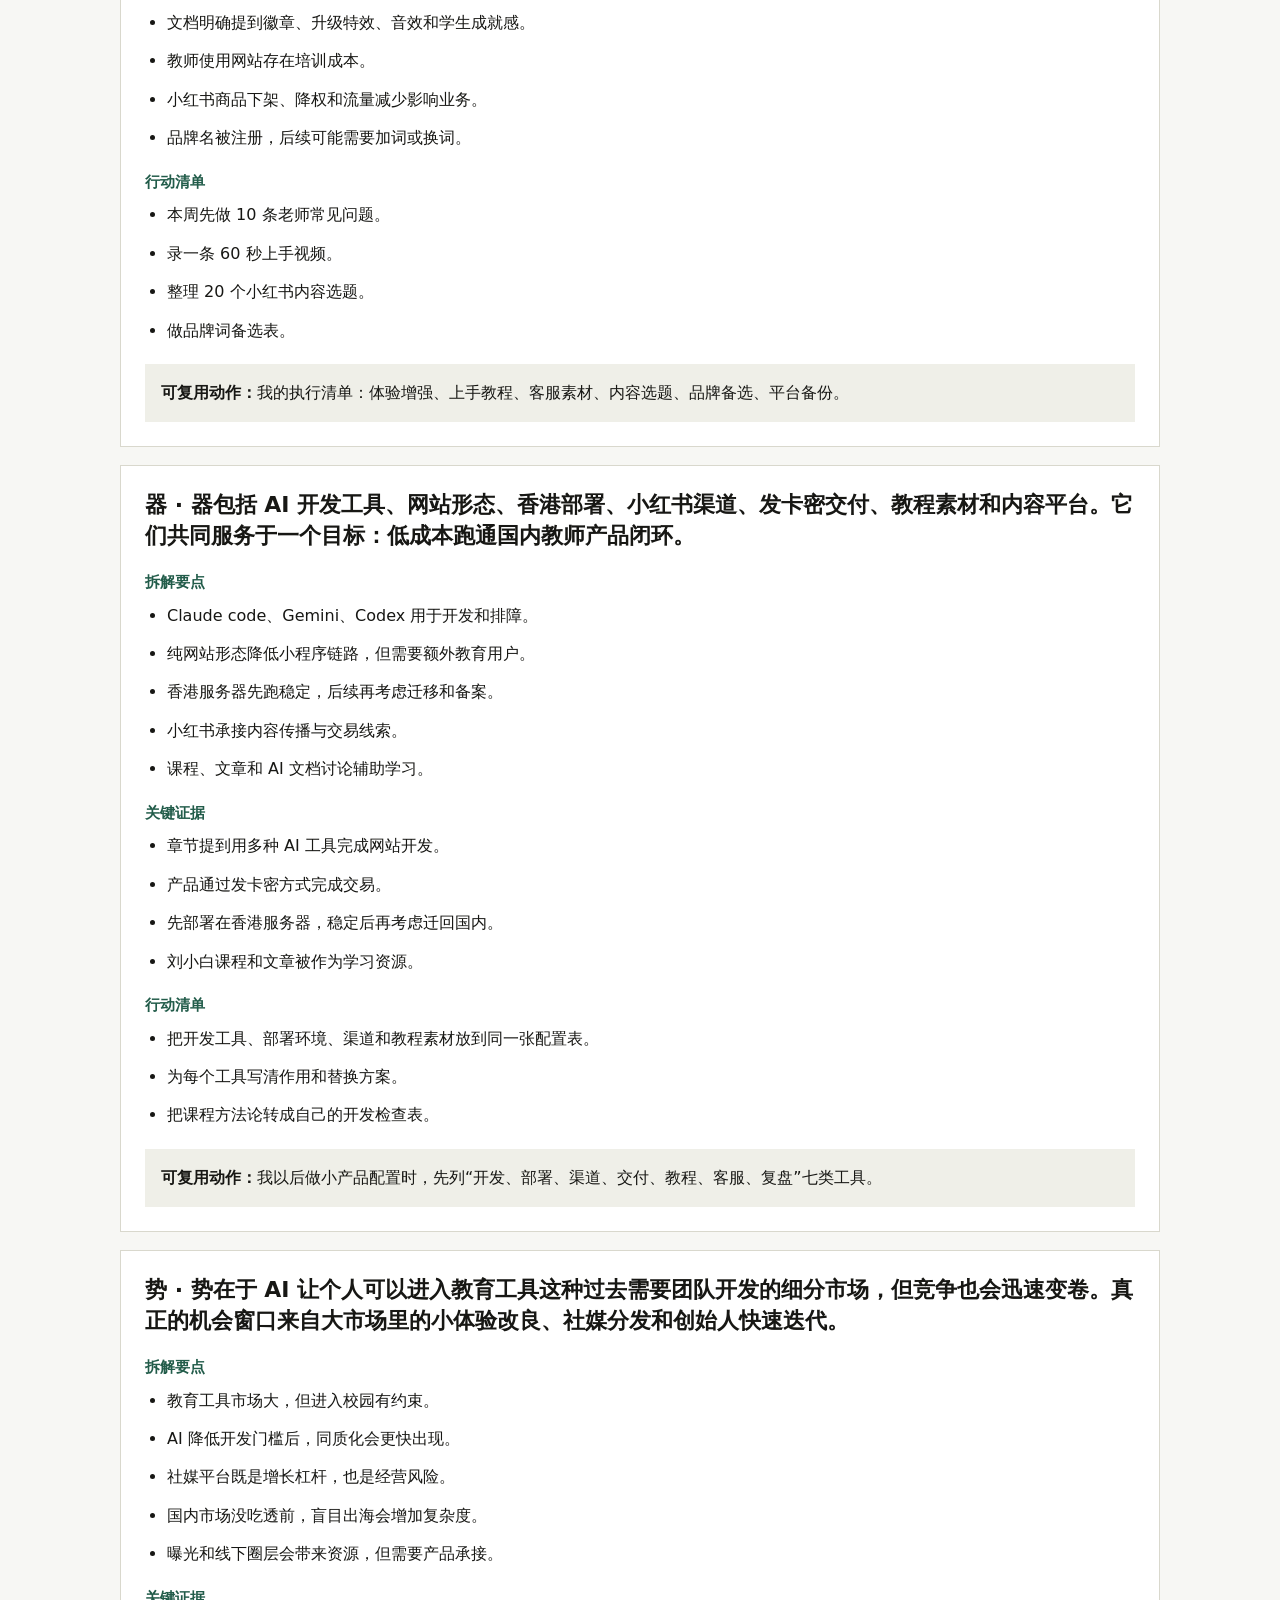
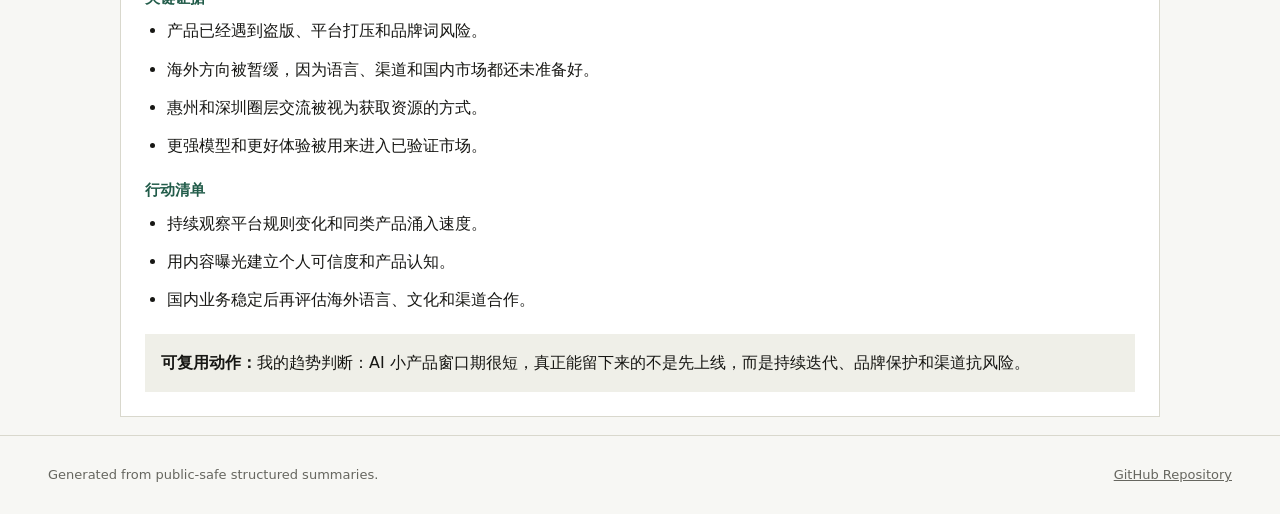
<file: articles/20260510-1956-ai-education-product-plan/index.html>
<!doctype html>
<html lang="zh-CN">
<head>
  <meta charset="utf-8">
  <meta name="viewport" content="width=device-width, initial-scale=1">
  <title>AI 教育产品规划与交流 | 2026-05-10 AI 产品飞书纪要拆解</title>
  <meta name="description" content="这篇是一个已卖出成绩的教育小产品复盘：两人团队用 AI 做纯网站，面向国内中小学老师，把传统积分管理改造成养宠物激励，靠体验、视觉和小红书销售起量；同时也暴露出培训成本、平台规则、品牌风险、教育场景约束和海外暂缓等现实问题。最有价值的是它把“先活下来”的产品取舍讲得很具体。">
  <link rel="stylesheet" href="../../assets/site.css">
</head>
<body>
  <header class="site-header">
    <a class="brand" href="../../index.html" aria-label="返回首页">
      <span class="brand-mark">AI</span>
      <span>
        <strong>2026-05-10 AI 产品飞书纪要拆解</strong>
        <small>三篇飞书智能纪要的独立拆解站</small>
      </span>
    </a>
    <nav class="nav">
      <a class="" href="../../index.html">首页</a><a class="" href="../../config/">配置</a><a class="" href="../../data/articles.json">数据</a><a class="" href="https://github.com/siuserxiaowei/ai-product-feishu-breakdowns-20260510">仓库</a>
    </nav>
  </header>
  <main>
    <article class="article-page">
      <header class="article-title">
        <a class="back-link" href="../../index.html">返回首页</a>
        <p>2026-05-10 19:56</p>
        <h1>AI 教育产品规划与交流</h1>
        <div class="article-summary">这篇是一个已卖出成绩的教育小产品复盘：两人团队用 AI 做纯网站，面向国内中小学老师，把传统积分管理改造成养宠物激励，靠体验、视觉和小红书销售起量；同时也暴露出培训成本、平台规则、品牌风险、教育场景约束和海外暂缓等现实问题。最有价值的是它把“先活下来”的产品取舍讲得很具体。</div>
        <div class="tags"><span>AI</span><span>产品</span><span>教育</span><span>增长</span><span>商业化</span><span>内容</span></div>
      </header>

      <section class="section two-column">
        <div>
          <h2>章节结构</h2>
          <ol class="timeline">
            <li>
              <span>01:25</span>
              <strong>AI 网站入局验证市场</strong>
              <p>看到已有 AI 生成网站售卖不错后，用更强工具和更好体验进入已验证市场。</p>
            </li><li>
              <span>02:38</span>
              <strong>教师产品体验优势</strong>
              <p>纯网站能保存到桌面，但教师使用培训成本高；养宠物激励提升学生参与感。</p>
            </li><li>
              <span>04:35</span>
              <strong>平台与品牌风险</strong>
              <p>小红书平台规则变化影响虚拟产品销售，品牌词被注册带来后续风险。</p>
            </li><li>
              <span>06:58</span>
              <strong>海外拓展暂缓</strong>
              <p>由于国内业务还没做完、语言和海外渠道不熟，暂时优先国内市场。</p>
            </li><li>
              <span>12:02</span>
              <strong>曝光作为杠杆</strong>
              <p>通过公众号、小红书和线下交流增加曝光，有机会转化为资源与圈友。</p>
            </li><li>
              <span>26:12</span>
              <strong>AI 开发流程</strong>
              <p>用 Claude code、Gemini、Codex 等完成网站开发，上线先用发卡密方式交易。</p>
            </li><li>
              <span>35:25</span>
              <strong>边学边用</strong>
              <p>借课程、文章和 AI 讨论文档来补方法，遇到问题现学现用。</p>
            </li>
          </ol>
        </div>
        <div>
          <h2>行动项</h2>
          <ul class="action-list">
            <li>把当前教育产品拆成核心功能、体验增强、客服培训、平台风险和品牌风险五张清单。</li><li>优先外包重复性工作，把创始人时间释放到产品方向、渠道判断和团队搭建。</li><li>准备 3 到 5 个备选品牌词，并同步检查商标、域名和平台可用性。</li><li>针对教师不会用网站的问题，制作 3 步上手教程和常见问题卡片。</li><li>设置海外探索门槛：国内产品稳定、内容团队可运转、英文渠道有合作人后再启动。</li>
          </ul>
          <h2>学习重点</h2><ul class="action-list"><li>产品取舍：保护已有现金流产品<p>先补交付、教程和品牌风险，再做新方向</p></li><li>教育场景：理解老师真实使用门槛<p>把上手流程缩短成 3 步并反复测试</p></li><li>创始人时间：从执行切到判断和资源配置<p>每周列出可外包任务并沉淀验收标准</p></li></ul>
        </div>
      </section>

      <nav class="dimension-nav" aria-label="五维拆解导航">
        <a href="#dao">道</a><a href="#fa">法</a><a href="#shu">术</a><a href="#qi">器</a><a href="#shi">势</a>
      </nav>

      <section class="dimension-block" id="dao">
    <h2>道 · 底层原则是先在能赢的市场把产品打磨到可持续，再谈复用和出海。创始人最重要的不是亲自做完所有事情，而是判断哪些事外包、哪些事自己抓、哪些风险必须提前处理。</h2>
    <h3>拆解要点</h3><ul><li>先活下来，再扩张；先迭代现有现金流，再追新方向。</li><li>创始人时间要从执行转向方向、品牌、渠道和团队。</li><li>教育产品要尊重学校约束和老师使用习惯。</li><li>曝光能带来资源，但产品承接能力必须跟上。</li></ul>
    <h3>关键证据</h3><ul><li>材料显示国内市场尚未做完，因此海外暂缓。</li><li>产品迭代忙不过来，计划把可外包工作外包。</li><li>老师对网站不熟和教育局约束被明确提到。</li><li>曝光被视为获取资源的杠杆。</li></ul>
    <h3>行动清单</h3><ul><li>每周标记哪些任务必须创始人做，哪些可以外包。</li><li>任何新方向必须先通过“现有业务是否稳定”门槛。</li><li>把教育场景限制写入产品需求，而不是上线后再补。</li></ul>
    <p class="reuse"><strong>可复用动作：</strong>我的判断动作：有现金流的小产品不要急着换赛道，先解决交付、品牌、渠道和复购。</p>
  </section><section class="dimension-block" id="fa">
    <h2>法 · 可沉淀成“小教育产品迭代法”：验证市场、强化体验、降低使用门槛、处理平台风险、保护品牌、外包非核心、再评估复用和出海。</h2>
    <h3>拆解要点</h3><ul><li>验证市场：用小红书和发卡密先跑通销售。</li><li>强化体验：把积分工具做成有反馈的养成体验。</li><li>降低门槛：用桌面快捷方式、教程和客服降低老师上手成本。</li><li>风险处理：平台规则、品牌词、教育约束提前纳入计划。</li><li>资源配置：外包执行，保留方向判断。</li></ul>
    <h3>关键证据</h3><ul><li>产品是纯网站，不是小程序。</li><li>宠物养成、徽章、升级特效和音效用于提升体验。</li><li>小红书平台打压和品牌词被注册形成风险。</li><li>海外方向因语言、渠道和国内业务未完成而暂缓。</li></ul>
    <h3>行动清单</h3><ul><li>列出本周最影响销售的 3 个体验问题。</li><li>做一版老师 3 步上手教程。</li><li>把品牌、平台和教育约束纳入迭代看板。</li></ul>
    <p class="reuse"><strong>可复用动作：</strong>我的方法模板：先看市场验证，再看体验差距，再看上手成本，最后看平台与品牌风险。</p>
  </section><section class="dimension-block" id="shu">
    <h2>术 · 术层面就是把教育工具做到老师和学生愿意用：视觉反馈、音效、徽章、升级、快捷入口、教程、客服话术、平台内容和品牌替代方案。</h2>
    <h3>拆解要点</h3><ul><li>用养宠物概念替代枯燥积分。</li><li>把网站保存到桌面，减少重复访问成本。</li><li>为老师写图文教程和课堂使用话术。</li><li>用小红书内容展示学生激励效果。</li><li>准备品牌词替换和平台内容备份。</li></ul>
    <h3>关键证据</h3><ul><li>文档明确提到徽章、升级特效、音效和学生成就感。</li><li>教师使用网站存在培训成本。</li><li>小红书商品下架、降权和流量减少影响业务。</li><li>品牌名被注册，后续可能需要加词或换词。</li></ul>
    <h3>行动清单</h3><ul><li>本周先做 10 条老师常见问题。</li><li>录一条 60 秒上手视频。</li><li>整理 20 个小红书内容选题。</li><li>做品牌词备选表。</li></ul>
    <p class="reuse"><strong>可复用动作：</strong>我的执行清单：体验增强、上手教程、客服素材、内容选题、品牌备选、平台备份。</p>
  </section><section class="dimension-block" id="qi">
    <h2>器 · 器包括 AI 开发工具、网站形态、香港部署、小红书渠道、发卡密交付、教程素材和内容平台。它们共同服务于一个目标：低成本跑通国内教师产品闭环。</h2>
    <h3>拆解要点</h3><ul><li>Claude code、Gemini、Codex 用于开发和排障。</li><li>纯网站形态降低小程序链路，但需要额外教育用户。</li><li>香港服务器先跑稳定，后续再考虑迁移和备案。</li><li>小红书承接内容传播与交易线索。</li><li>课程、文章和 AI 文档讨论辅助学习。</li></ul>
    <h3>关键证据</h3><ul><li>章节提到用多种 AI 工具完成网站开发。</li><li>产品通过发卡密方式完成交易。</li><li>先部署在香港服务器，稳定后再考虑迁回国内。</li><li>刘小白课程和文章被作为学习资源。</li></ul>
    <h3>行动清单</h3><ul><li>把开发工具、部署环境、渠道和教程素材放到同一张配置表。</li><li>为每个工具写清作用和替换方案。</li><li>把课程方法论转成自己的开发检查表。</li></ul>
    <p class="reuse"><strong>可复用动作：</strong>我以后做小产品配置时，先列“开发、部署、渠道、交付、教程、客服、复盘”七类工具。</p>
  </section><section class="dimension-block" id="shi">
    <h2>势 · 势在于 AI 让个人可以进入教育工具这种过去需要团队开发的细分市场，但竞争也会迅速变卷。真正的机会窗口来自大市场里的小体验改良、社媒分发和创始人快速迭代。</h2>
    <h3>拆解要点</h3><ul><li>教育工具市场大，但进入校园有约束。</li><li>AI 降低开发门槛后，同质化会更快出现。</li><li>社媒平台既是增长杠杆，也是经营风险。</li><li>国内市场没吃透前，盲目出海会增加复杂度。</li><li>曝光和线下圈层会带来资源，但需要产品承接。</li></ul>
    <h3>关键证据</h3><ul><li>产品已经遇到盗版、平台打压和品牌词风险。</li><li>海外方向被暂缓，因为语言、渠道和国内市场都还未准备好。</li><li>惠州和深圳圈层交流被视为获取资源的方式。</li><li>更强模型和更好体验被用来进入已验证市场。</li></ul>
    <h3>行动清单</h3><ul><li>持续观察平台规则变化和同类产品涌入速度。</li><li>用内容曝光建立个人可信度和产品认知。</li><li>国内业务稳定后再评估海外语言、文化和渠道合作。</li></ul>
    <p class="reuse"><strong>可复用动作：</strong>我的趋势判断：AI 小产品窗口期很短，真正能留下来的不是先上线，而是持续迭代、品牌保护和渠道抗风险。</p>
  </section>
    </article>
  </main>
  <footer class="site-footer">
    <span>Generated from public-safe structured summaries.</span>
    <a href="https://github.com/siuserxiaowei/ai-product-feishu-breakdowns-20260510">GitHub Repository</a>
  </footer>
</body>
</html>
</file>
<file: assets/site.css>
:root {
  color-scheme: light;
  --bg: #f7f7f4;
  --surface: #ffffff;
  --surface-2: #efefe8;
  --ink: #171714;
  --muted: #66665f;
  --line: #d9d8cd;
  --accent: #225c4a;
  --accent-2: #b9462f;
  --shadow: 0 24px 60px rgba(20, 20, 16, 0.08);
}

* {
  box-sizing: border-box;
}

body {
  margin: 0;
  background: var(--bg);
  color: var(--ink);
  font-family: Inter, ui-sans-serif, system-ui, -apple-system, BlinkMacSystemFont, "Segoe UI", sans-serif;
  line-height: 1.65;
}

a {
  color: inherit;
}

.site-header {
  position: sticky;
  top: 0;
  z-index: 10;
  display: flex;
  align-items: center;
  justify-content: space-between;
  gap: 24px;
  padding: 18px clamp(18px, 4vw, 48px);
  background: rgba(247, 247, 244, 0.9);
  border-bottom: 1px solid var(--line);
  backdrop-filter: blur(18px);
}

.brand {
  display: inline-flex;
  align-items: center;
  gap: 12px;
  text-decoration: none;
  min-width: 0;
}

.brand-mark {
  display: grid;
  width: 42px;
  height: 42px;
  place-items: center;
  border: 1px solid var(--ink);
  background: var(--ink);
  color: #fff;
  font-weight: 800;
}

.brand strong,
.brand small {
  display: block;
}

.brand strong {
  font-size: 15px;
}

.brand small {
  color: var(--muted);
  font-size: 12px;
}

.nav {
  display: flex;
  flex-wrap: wrap;
  gap: 8px;
}

.nav a {
  border: 1px solid var(--line);
  padding: 8px 12px;
  background: var(--surface);
  color: var(--muted);
  text-decoration: none;
  font-size: 13px;
}

.nav a.active,
.nav a:hover {
  border-color: var(--ink);
  color: var(--ink);
}

main {
  width: min(1160px, calc(100% - 36px));
  margin: 0 auto;
}

.hero {
  display: grid;
  grid-template-columns: minmax(0, 1.35fr) minmax(280px, 0.65fr);
  gap: 32px;
  align-items: stretch;
  padding: 64px 0 48px;
}

.hero-copy {
  padding: clamp(28px, 5vw, 56px);
  background: var(--surface);
  border: 1px solid var(--line);
  box-shadow: var(--shadow);
}

.hero h1,
.page-title h1,
.article-title h1 {
  margin: 0;
  max-width: 820px;
  font-size: clamp(36px, 7vw, 76px);
  line-height: 1.04;
}

.hero p,
.page-title p,
.article-summary {
  color: var(--muted);
  font-size: 17px;
}

.hero-actions,
.config-links {
  display: flex;
  flex-wrap: wrap;
  gap: 12px;
  margin-top: 28px;
}

.button {
  display: inline-flex;
  align-items: center;
  justify-content: center;
  min-height: 44px;
  padding: 10px 16px;
  border: 1px solid var(--ink);
  background: var(--surface);
  text-decoration: none;
  font-weight: 700;
}

.button.primary {
  background: var(--ink);
  color: #fff;
}

.hero-panel {
  display: grid;
  gap: 12px;
}

.hero-panel > div {
  display: flex;
  flex-direction: column;
  justify-content: space-between;
  min-height: 130px;
  padding: 24px;
  background: var(--accent);
  color: #fff;
}

.hero-panel > div:nth-child(2) {
  background: var(--accent-2);
}

.hero-panel > div:nth-child(3) {
  background: var(--ink);
}

.metric {
  font-size: 52px;
  font-weight: 850;
  line-height: 1;
}

.metric-label {
  font-size: 14px;
}

.section,
.page-title,
.article-title {
  padding: 42px 0;
}

.section-heading {
  display: flex;
  align-items: end;
  justify-content: space-between;
  gap: 24px;
  margin-bottom: 22px;
  border-bottom: 1px solid var(--line);
}

.section-heading h2,
.config-main h2,
.config-side h2,
.two-column h2 {
  margin: 0 0 12px;
  font-size: 24px;
}

.section-heading p {
  max-width: 520px;
  margin: 0 0 14px;
  color: var(--muted);
}

.article-grid {
  display: grid;
  grid-template-columns: repeat(3, minmax(0, 1fr));
  gap: 18px;
}

.article-card,
.config-main,
.config-side,
.dimension-block {
  background: var(--surface);
  border: 1px solid var(--line);
  padding: 24px;
}

.article-card {
  display: flex;
  min-height: 100%;
  flex-direction: column;
  gap: 14px;
}

.card-meta,
.article-title > p,
.back-link {
  color: var(--muted);
  font-size: 13px;
}

.article-card h2 {
  margin: 0;
  font-size: 24px;
  line-height: 1.25;
}

.article-card h2 a {
  text-decoration: none;
}

.article-card p {
  margin: 0;
  color: var(--muted);
}

.tags {
  display: flex;
  flex-wrap: wrap;
  gap: 8px;
}

.tags span,
.dimension-strip span,
.dimension-nav a {
  border: 1px solid var(--line);
  background: var(--surface-2);
  padding: 5px 9px;
  color: var(--muted);
  font-size: 12px;
}

.dimension-strip {
  display: flex;
  flex-wrap: wrap;
  gap: 8px;
  margin-top: auto;
}

.text-link,
.back-link {
  font-weight: 700;
  color: var(--accent);
}

.page-title {
  border-bottom: 1px solid var(--line);
}

.config-links a {
  overflow-wrap: anywhere;
  color: var(--accent);
  font-weight: 700;
}

.backup-notice {
  max-width: 900px;
  margin-top: 22px;
  padding: 18px 22px;
  background: var(--surface);
  border-left: 4px solid var(--accent-2);
  color: var(--muted);
}

.config-layout {
  display: grid;
  grid-template-columns: minmax(0, 1fr) 360px;
  gap: 18px;
  padding: 34px 0 52px;
}

.link-list {
  display: grid;
  gap: 12px;
}

.link-row {
  display: grid;
  gap: 4px;
  padding: 16px;
  border: 1px solid var(--line);
  background: var(--bg);
  text-decoration: none;
}

.link-row span,
.config-side dd,
.config-side dt {
  overflow-wrap: anywhere;
}

.link-row span,
.config-side dt {
  color: var(--muted);
  font-size: 13px;
}

.config-side dl {
  display: grid;
  gap: 8px;
  margin: 0;
}

.config-side dd {
  margin: 0 0 12px;
  font-weight: 700;
}

.backup-stack {
  display: grid;
  gap: 28px;
}

.config-article {
  scroll-margin-top: 96px;
  background: var(--surface);
  border: 1px solid var(--line);
  padding: clamp(22px, 4vw, 36px);
  box-shadow: var(--shadow);
}

.config-article-header {
  padding-bottom: 22px;
  border-bottom: 1px solid var(--line);
}

.config-article-header > p {
  margin: 0 0 10px;
  color: var(--muted);
  font-size: 13px;
}

.config-article-header h2 {
  margin: 0;
  font-size: clamp(28px, 4vw, 44px);
  line-height: 1.15;
}

.config-article-header h3,
.config-section h3,
.config-article-grid h3 {
  margin: 22px 0 12px;
  color: var(--accent);
  font-size: 16px;
}

.config-section {
  padding-top: 22px;
}

.topic-map {
  display: grid;
  grid-template-columns: repeat(3, minmax(0, 1fr));
  gap: 14px;
}

.topic-map section {
  padding: 16px;
  background: var(--bg);
  border: 1px solid var(--line);
}

.topic-map h4 {
  margin: 0 0 8px;
  font-size: 17px;
}

.topic-map p {
  margin: 0 0 12px;
  color: var(--muted);
}

.config-article-grid {
  display: grid;
  grid-template-columns: minmax(0, 1.1fr) minmax(280px, 0.9fr);
  gap: 24px;
  padding-top: 22px;
}

.article-page {
  max-width: 1040px;
  margin: 0 auto;
}

.article-title {
  border-bottom: 1px solid var(--line);
}

.article-summary {
  max-width: 860px;
  margin: 22px 0;
  padding: 20px 24px;
  background: var(--surface);
  border-left: 4px solid var(--accent);
}

.two-column {
  display: grid;
  grid-template-columns: minmax(0, 1.1fr) minmax(280px, 0.9fr);
  gap: 24px;
}

.timeline,
.action-list,
.dimension-block ul {
  margin: 0;
  padding-left: 22px;
}

.timeline li,
.action-list li,
.dimension-block li {
  margin-bottom: 12px;
}

.timeline span {
  display: inline-block;
  min-width: 56px;
  color: var(--accent);
  font-weight: 800;
}

.timeline p {
  margin: 4px 0 0;
  color: var(--muted);
}

.action-list p {
  margin: 4px 0 0;
  color: var(--muted);
}

.dimension-nav {
  position: sticky;
  top: 80px;
  display: flex;
  flex-wrap: wrap;
  gap: 8px;
  padding: 12px 0;
  background: rgba(247, 247, 244, 0.92);
  backdrop-filter: blur(14px);
}

.dimension-nav a {
  text-decoration: none;
}

.dimension-block {
  margin: 18px 0;
}

.dimension-block h2 {
  margin: 0 0 18px;
  font-size: 22px;
  line-height: 1.4;
}

.dimension-block h3 {
  margin: 18px 0 8px;
  color: var(--accent);
  font-size: 15px;
}

.reuse {
  margin: 20px 0 0;
  padding: 16px;
  background: var(--surface-2);
}

.site-footer {
  display: flex;
  justify-content: space-between;
  gap: 16px;
  padding: 28px clamp(18px, 4vw, 48px);
  border-top: 1px solid var(--line);
  color: var(--muted);
  font-size: 13px;
}

@media (max-width: 900px) {
  .site-header,
  .section-heading,
  .site-footer {
    align-items: flex-start;
    flex-direction: column;
  }

  .hero,
  .config-layout,
  .config-article-grid,
  .topic-map,
  .two-column {
    grid-template-columns: 1fr;
  }

  .article-grid {
    grid-template-columns: 1fr;
  }

  .hero h1,
  .page-title h1,
  .article-title h1 {
    font-size: 38px;
  }
}
</file>
